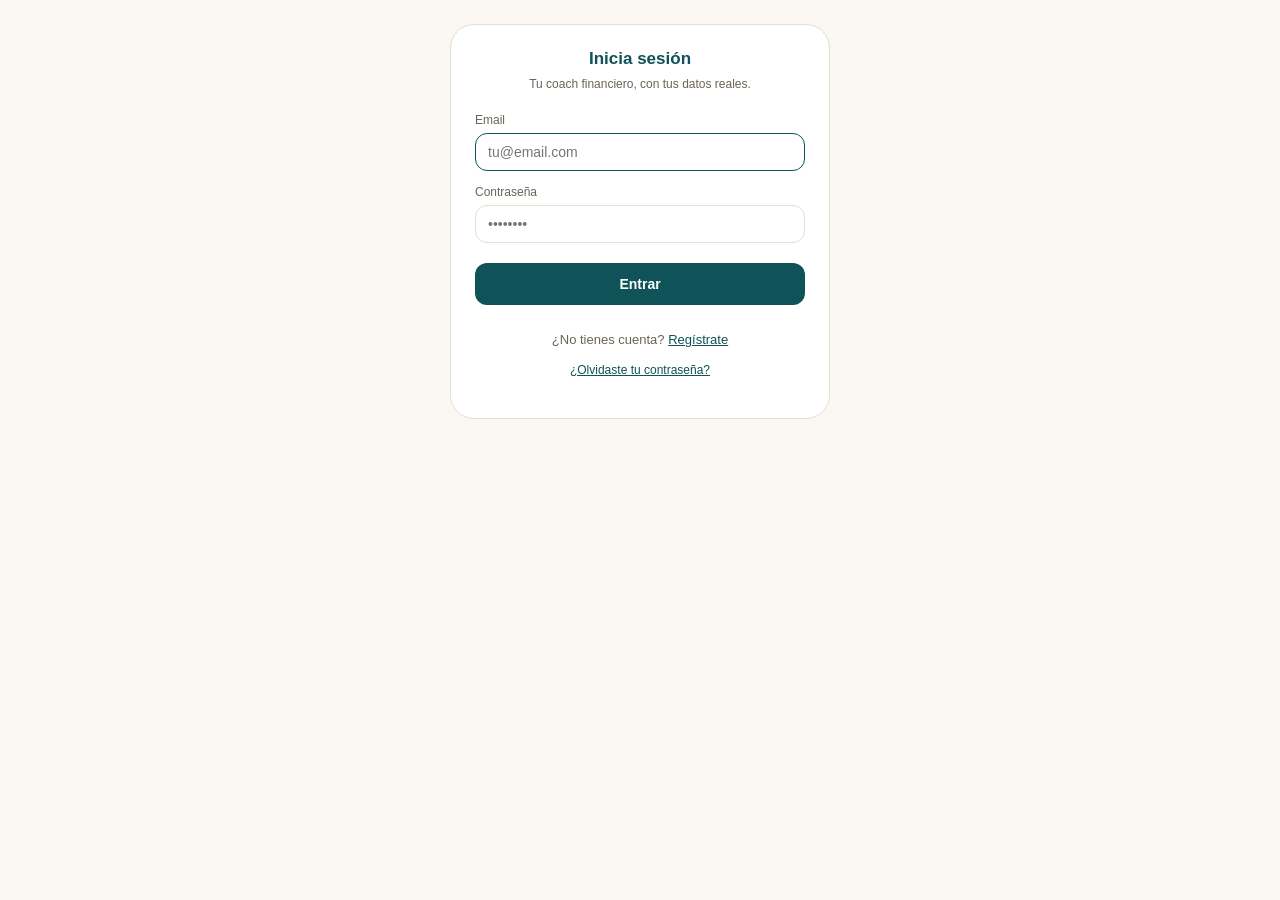
<file: index.html>
<!DOCTYPE html>
<html lang="es">
<head>
<meta charset="UTF-8" />
<meta name="viewport" content="width=device-width, initial-scale=1.0" />
<title>Coach Financiero</title>
<link rel="stylesheet" href="css/styles.css" />
</head>
<body>

<div class="screen">
  <h1 id="formTitle">Inicia sesión</h1>
  <p class="subtitle">Tu coach financiero, con tus datos reales.</p>

  <div class="error-banner" id="errorBanner"></div>

  <label for="email">Email</label>
  <input type="email" id="email" placeholder="tu@email.com" autocomplete="email" autofocus style="margin-bottom:14px;" />

  <label for="password">Contraseña</label>
  <input type="password" id="password" placeholder="••••••••" autocomplete="current-password" style="margin-bottom:20px;" />

  <button class="btn-primary" id="submitBtn" style="width:100%; margin-bottom:14px;">
    Entrar
  </button>

  <p style="text-align:center; font-size:13px; color:var(--text-secondary);">
    <span id="toggleText">¿No tienes cuenta?</span>
    <button class="link-btn" id="toggleModeBtn">Regístrate</button>
  </p>
  <p style="text-align:center; margin-top:8px;" id="forgotWrap">
    <button class="link-btn" id="forgotBtn" style="font-size:12px;">¿Olvidaste tu contraseña?</button>
  </p>
</div>

<script type="module">
  import { supabase } from "./js/supabaseClient.js";

  let mode = "login"; // login | signup

  const formTitle = document.getElementById("formTitle");
  const toggleText = document.getElementById("toggleText");
  const toggleModeBtn = document.getElementById("toggleModeBtn");
  const submitBtn = document.getElementById("submitBtn");
  const errorBanner = document.getElementById("errorBanner");

  function showError(msg, isSuccess = false) {
    errorBanner.textContent = msg;
    errorBanner.style.background = isSuccess ? "var(--success-bg)" : "";
    errorBanner.style.color = isSuccess ? "var(--success-text)" : "";
    errorBanner.classList.add("visible");
  }
  function clearError() {
    errorBanner.classList.remove("visible");
    errorBanner.style.background = "";
    errorBanner.style.color = "";
  }

  toggleModeBtn.addEventListener("click", () => {
    mode = mode === "login" ? "signup" : "login";
    formTitle.textContent = mode === "login" ? "Inicia sesión" : "Crea tu cuenta";
    submitBtn.textContent = mode === "login" ? "Entrar" : "Registrarme";
    toggleText.textContent = mode === "login" ? "¿No tienes cuenta?" : "¿Ya tienes cuenta?";
    toggleModeBtn.textContent = mode === "login" ? "Regístrate" : "Inicia sesión";
    document.getElementById("password").setAttribute("autocomplete", mode === "signup" ? "new-password" : "current-password");
    document.getElementById("forgotWrap").style.display = mode === "login" ? "block" : "none";
    clearError();
  });

  document.getElementById("forgotBtn").addEventListener("click", async () => {
    const email = document.getElementById("email").value.trim();
    if (!email) {
      showError("Escribí tu email arriba primero, y volvé a tocar este link.");
      return;
    }
    const forgotBtn = document.getElementById("forgotBtn");
    forgotBtn.disabled = true;
    const { error } = await supabase.auth.resetPasswordForEmail(email, {
      redirectTo: window.location.origin + "/reset-password.html",
    });
    forgotBtn.disabled = false;
    if (error) {
      showError("No se pudo enviar el correo. Intentá de nuevo.");
      return;
    }
    showError("Si ese email tiene una cuenta, te mandamos un link para restablecer tu contraseña. Revisá tu correo.", true);
  });

  submitBtn.addEventListener("click", handleSubmit);
  document.getElementById("email").addEventListener("keydown", (e) => { if (e.key === "Enter") handleSubmit(); });
  document.getElementById("password").addEventListener("keydown", (e) => { if (e.key === "Enter") handleSubmit(); });

  async function handleSubmit() {
    clearError();
    const email = document.getElementById("email").value.trim();
    const password = document.getElementById("password").value;

    if (!email || !password) {
      showError("Completá email y contraseña.");
      return;
    }
    if (password.length < 6) {
      showError("La contraseña necesita al menos 6 caracteres.");
      return;
    }

    submitBtn.disabled = true;
    submitBtn.textContent = "Un momento…";

    try {
      if (mode === "signup") {
        const { data, error } = await supabase.auth.signUp({ email, password });
        if (error) throw error;
        if (data.session) {
          // La confirmación por correo está desactivada: Supabase ya
          // nos dio una sesión activa, no hace falta pedirle que
          // vuelva a escribir sus datos para iniciar sesión de nuevo.
          window.location.href = "app.html";
          return;
        }
        showError("Cuenta creada. Revisá tu correo para confirmarla antes de entrar.");
      } else {
        const { error } = await supabase.auth.signInWithPassword({ email, password });
        if (error) throw error;
        window.location.href = "app.html";
        return;
      }
    } catch (err) {
      showError(traducirError(err.message));
    } finally {
      submitBtn.disabled = false;
      submitBtn.textContent = mode === "login" ? "Entrar" : "Registrarme";
    }
  }

  function traducirError(msg) {
    if (msg.includes("Invalid login credentials")) {
      return mode === "login"
        ? "Email o contraseña incorrectos. Si es tu primera vez acá, toca \"Regístrate\" abajo."
        : "Email o contraseña incorrectos.";
    }
    if (msg.includes("User already registered")) return "Ese email ya tiene una cuenta. Inicia sesión.";
    if (msg.includes("Email not confirmed")) return "Confirmá tu correo antes de entrar — revisá tu bandeja de entrada.";
    return "No se pudo completar la acción. Intentá de nuevo.";
  }

  // Si ya hay sesión activa, saltar directo a la app
  supabase.auth.getSession().then(({ data }) => {
    if (data.session) window.location.href = "app.html";
  });
</script>

</body>
</html>
</file>
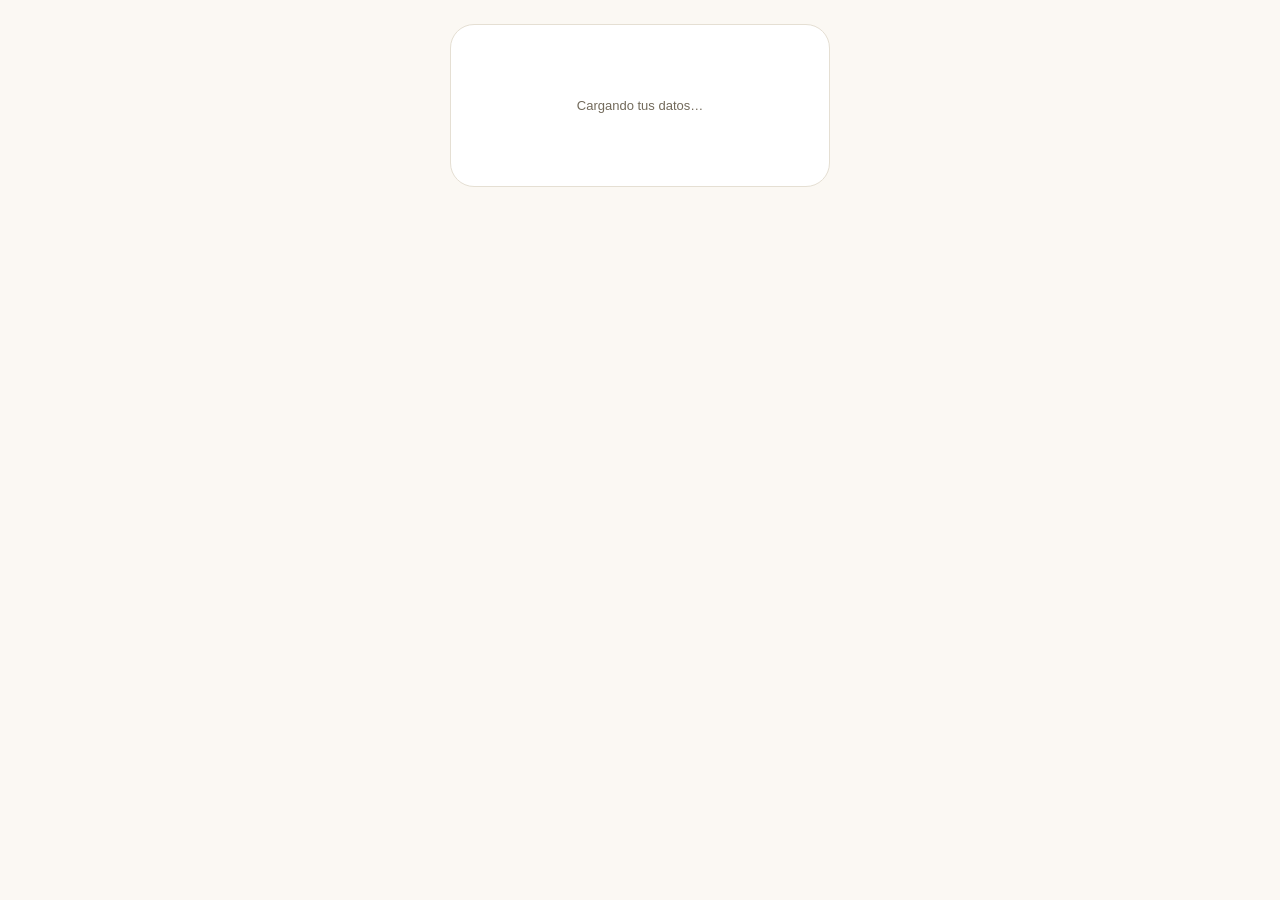
<file: app.html>
<!DOCTYPE html>
<html lang="es">
<head>
<meta charset="UTF-8" />
<meta name="viewport" content="width=device-width, initial-scale=1.0" />
<title>Coach Financiero</title>
<link rel="stylesheet" href="css/styles.css" />
<style>
  .icon-action { min-width:44px; min-height:44px; display:inline-flex; align-items:center; justify-content:center; }
  .status-dot { width:8px; height:8px; border-radius:50%; display:inline-block; margin-right:6px; }
  .metric-help { background:none; border:none; color:var(--text-muted); padding:0 4px; min-height:24px; cursor:pointer; }
  .alert-row { display:flex; gap:9px; align-items:flex-start; padding:9px 0; border-bottom:0.5px solid var(--border); }
  .alert-row:last-child { border-bottom:none; }

  .modal-overlay[role="dialog"]:not(.visible){display:none;}
  .type-option:focus-visible,.cat-option:focus-visible{outline:3px solid var(--teal-light);outline-offset:2px;}
  button:disabled{opacity:.58;cursor:not-allowed;}
</style>
</head>
<body>

<div id="root">
  <div class="screen" style="text-align:center; padding:60px 24px;">
    <p style="font-size:13px; color:var(--text-muted);">Cargando tus datos…</p>
  </div>
</div>

<script type="module">
import { supabase } from "./js/supabaseClient.js";

const APP_BUILD = "financial-core-v5.2-clarity-consistency-2026-08-03";
window.__APP_BUILD__ = APP_BUILD;
console.info(`[Coach Financiero] build ${APP_BUILD}`);

const CATEGORY_ICONS = {
  Comida: "🍽️", Transporte: "🚌", Vivienda: "🏠", Salud: "💊",
  Ocio: "🎮", Educación: "🎓", Ropa: "👕", Otro: "•",
};

const DEBT_TYPES = [
  { value: "tarjeta_credito", label: "Tarjeta de crédito", icon: "💳" },
  { value: "prestamo_personal", label: "Préstamo personal", icon: "🏦" },
  { value: "prestamista", label: "Prestamista", icon: "🤝" },
  { value: "financiamiento_vehiculo", label: "Financiamiento de vehículo", icon: "🚗" },
  { value: "financiamiento_electrodomestico", label: "Financiamiento de electrodoméstico", icon: "🧊" },
  { value: "hipoteca", label: "Hipoteca", icon: "🏠" },
  { value: "otro", label: "Otro", icon: "📄" },
];

let user = null;
let categories = [];
let state = {
  account: null, accounts: [], profile: null, goals: [], fixed: [], debts: [],
  transactions: [], analysisTransactions: [], budgets: [], goalContributions: [], debtPayments: [],
  fixedPayments: [], purchaseDecisions: [], reconciliations: [], optionalErrors: [], analysis: null,
};
let tab = "inicio";

const root = document.getElementById("root");
let activeConfirmation = null;
let categorySelectionMode = "auto";
let pendingCoachOfficialAnalysis = null;
let movementViewFilter = null;

// Utilidades de fecha, estado y vínculos de auditoría.
function localISODate(date = new Date()) {
  const y = date.getFullYear();
  const m = String(date.getMonth() + 1).padStart(2, "0");
  const d = String(date.getDate()).padStart(2, "0");
  return `${y}-${m}-${d}`;
}

function isTransferTransaction(tx) {
  return ["transfer", "loan_proceeds", "adjustment", "reversal"].includes(String(tx?.transaction_type || "")) ||
    ["goal_contribution", "debt_payment", "debt_payment_reversal", "account_reconciliation", "loan_proceeds", "legacy_transfer", "legacy_reversal"].includes(String(tx?.source_type || ""));
}

function isFixedPaymentTransaction(tx) {
  return String(tx?.source_type || "") === "fixed_expense" ||
    String(tx?.source_type || "") === "fixed_expense_legacy" || Boolean(tx?.fixed_template_id);
}

function linkedTransactionIds() {
  return new Set([
    ...(state.goalContributions || []).map(x => x.transaction_id),
    ...(state.debtPayments || []).flatMap(x => [x.transaction_id, x.reversal_transaction_id]),
  ].filter(Boolean));
}

function isLinkedTransaction(tx) {
  if (!tx) return false;
  return linkedTransactionIds().has(tx.id) || tx.source_type !== "manual";
}

function safeStorageGet(key) {
  if (!key) return null;
  try { return window.localStorage?.getItem(key) ?? null; } catch { return null; }
}

function safeStorageSet(key, value) {
  if (!key) return false;
  try { window.localStorage?.setItem(key, value); return true; } catch { return false; }
}

function onboardingStorageKey() {
  return user?.id ? `coach-financiero:onboarding:${user.id}` : null;
}

function onboardingIsComplete() {
  const key = onboardingStorageKey();
  const locallyCompleted = safeStorageGet(key) === "1";
  const hasUsage = state.goals.length > 0 || state.fixed.length > 0 || state.transactions.length > 0 ||
    state.debts.length > 0 || state.budgets.length > 0;
  return state.profile?.onboarding_completed === true || locallyCompleted || hasUsage;
}

async function markOnboardingComplete() {
  const key = onboardingStorageKey();
  safeStorageSet(key, "1");
  // Compatible con proyectos que todavía no tienen la columna.
  const { error } = await supabase.from("profiles").update({ onboarding_completed: true }).eq("id", user.id);
  if (error && !String(error.message || "").toLowerCase().includes("onboarding_completed")) {
    console.warn("No se pudo marcar onboarding_completed", error);
  }
}

async function deleteLocal(table, id, stateKey) {
  if (table === "transactions") {
    const tx = state.transactions.find(x => x.id === id);
    if (isLinkedTransaction(tx)) {
      showToast("Este movimiento está vinculado a una meta o deuda y no se puede borrar directamente.", true);
      return false;
    }
  }

  const { error } = await supabase.from(table).delete().eq("id", id);
  if (error) {
    showToast("No se pudo borrar. Tus datos no fueron modificados.", true);
    return false;
  }

  await loadState();
  renderApp();
  return true;
}

function money(n) {
  const num = Number(n) || 0;
  const hasCents = Math.abs(num - Math.round(num)) > 0.004;
  return "RD$" + num.toLocaleString("es-DO", {
    minimumFractionDigits: hasCents ? 2 : 0,
    maximumFractionDigits: hasCents ? 2 : 0,
  });
}

function dateOnly(value) {
  if (!value) return null;
  if (value instanceof Date) {
    if (Number.isNaN(value.getTime())) return null;
    return new Date(value.getFullYear(), value.getMonth(), value.getDate(), 12, 0, 0, 0);
  }
  const text = String(value);
  const civil = text.match(/^(\d{4})-(\d{2})-(\d{2})(?:$|T)/);
  if (civil) {
    const d = new Date(Number(civil[1]), Number(civil[2]) - 1, Number(civil[3]), 12, 0, 0, 0);
    return Number.isNaN(d.getTime()) ? null : d;
  }
  const d = new Date(text);
  return Number.isNaN(d.getTime()) ? null : new Date(d.getFullYear(), d.getMonth(), d.getDate(), 12, 0, 0, 0);
}

function civilCompare(a, b) {
  const da = dateOnly(a), db = dateOnly(b);
  if (!da || !db) return null;
  return Math.sign(da.getTime() - db.getTime());
}

function sameCivilMonth(value, reference = new Date()) {
  const d = dateOnly(value), r = dateOnly(reference);
  return Boolean(d && r && d.getFullYear() === r.getFullYear() && d.getMonth() === r.getMonth());
}

function sameCivilDay(value, reference = new Date()) {
  const d = dateOnly(value), r = dateOnly(reference);
  return Boolean(d && r && d.getFullYear() === r.getFullYear() && d.getMonth() === r.getMonth() && d.getDate() === r.getDate());
}

function civilDaysBetween(from, to) {
  const a = dateOnly(from), b = dateOnly(to);
  if (!a || !b) return null;
  return Math.round((b.getTime() - a.getTime()) / 86400000);
}

function transactionEconomicDate(tx) {
  return dateOnly(tx?.occurred_at || tx?.created_at);
}

function isOrdinaryIncome(tx) {
  return Number(tx?.amount) > 0 && String(tx?.transaction_type || "") === "income" && String(tx?.source_type || "") === "manual";
}

function isOrdinaryExpense(tx) {
  return Number(tx?.amount) < 0 && String(tx?.transaction_type || "") === "expense" && ["manual", "fixed_expense", "fixed_expense_legacy"].includes(String(tx?.source_type || "manual"));
}


function fixedPaymentForTransaction(tx, payments = state.fixedPayments || []) {
  if (!tx?.id) return null;
  return payments.find(p => p.transaction_id === tx.id) || null;
}

function isVoidedFixedTransaction(tx, payments = state.fixedPayments || []) {
  if (String(tx?.source_type || "") !== "fixed_expense") return false;
  const payment = fixedPaymentForTransaction(tx, payments);
  return Boolean(payment && (payment.status || "active") === "voided");
}

function isCountableExpense(tx, payments = state.fixedPayments || []) {
  return isOrdinaryExpense(tx) && !isVoidedFixedTransaction(tx, payments);
}

function createClientRequestId() {
  return globalThis.crypto?.randomUUID?.() || `${Date.now()}-${Math.random().toString(16).slice(2)}`;
}

function safeErrorMessage(error, fallback = "No se pudo completar la operación.") {
  const msg = String(error?.message || error || "");
  if (msg.includes("duplicate_transaction")) return "Ya existe un movimiento igual en esa fecha.";
  if (msg.includes("fixed_payment_duplicate")) return "Ese gasto fijo ya tiene un pago registrado para el período.";
  return msg && !/mock rpc/i.test(msg) ? msg : fallback;
}

function showInlineError(element, message) {
  if (!element) { showToast(message, true); return; }
  element.textContent = String(message || "Revisa los datos.");
  element.classList.add("visible");
}

function categoryById(categoryId) {
  return categories.find(c => c.id === categoryId) || null;
}

function accountIsSpendable(account) {
  return account?.available_for_spending !== false;
}

function allAccounts() {
  return state.accounts?.length ? state.accounts : (state.account ? [state.account] : []);
}

function spendableAccounts() {
  return allAccounts().filter(accountIsSpendable);
}

function totalAccountBalance() {
  return allAccounts().reduce((sum, account) => sum + Number(account.computed_balance ?? account.initial_balance ?? 0), 0);
}

function spendableAccountBalance() {
  return spendableAccounts().reduce((sum, account) => sum + Number(account.computed_balance ?? account.initial_balance ?? 0), 0);
}

function reservedAccountBalance() {
  return totalAccountBalance() - spendableAccountBalance();
}

function accountTypeLabel(type) {
  return type === "cash" ? "Efectivo" : type === "savings" ? "Ahorro" : "Banco";
}

function normalizeGoalPriority(priority) {
  return priority === "critical" ? "critical" : priority === "optional" ? "optional" : "important";
}

function latestMovementDate() {
  const values = (state.transactions || []).map(t => t.updated_at || t.occurred_at || t.created_at)
    .filter(Boolean).map(v => new Date(v)).filter(d => !Number.isNaN(d.getTime()));
  return values.length ? new Date(Math.max(...values.map(d => d.getTime()))) : null;
}

function latestReconciliationDate() {
  const values = [
    ...allAccounts().map(a => a.balance_reconciled_at),
    ...(state.reconciliations || []).map(r => r.created_at),
  ].filter(Boolean).map(v => new Date(v)).filter(d => !Number.isNaN(d.getTime()));
  return values.length ? new Date(Math.max(...values.map(d => d.getTime()))) : null;
}

function fixedPaymentForTemplateThisMonth(templateId, asOf = new Date()) {
  return (state.fixedPayments || []).find(p => p.fixed_template_id === templateId &&
    (p.status || "active") === "active" && sameCivilMonth(p.period_key || p.paid_on, asOf)) || null;
}

function fixedDueStatus(fixed, asOf = new Date()) {
  const dueDay = Number(fixed?.due_day) || null;
  if (!dueDay) return { dueDay: null, dueDate: null, overdue: false, dueToday: false, days: null, label: "Sin fecha de vencimiento" };
  const dueDate = dateForMonthDay(asOf.getFullYear(), asOf.getMonth(), dueDay);
  const today = dateOnly(asOf);
  const cmp = civilCompare(dueDate, today);
  const distance = Math.abs(civilDaysBetween(dueDate, today));
  if (cmp < 0) return { dueDay, dueDate, overdue: true, dueToday: false, days: distance, label: `Atrasado ${distance} día${distance === 1 ? "" : "s"}` };
  if (cmp === 0) return { dueDay, dueDate, overdue: false, dueToday: true, days: 0, label: "Vence hoy" };
  return { dueDay, dueDate, overdue: false, dueToday: false, days: distance, label: `Vence en ${distance} día${distance === 1 ? "" : "s"}` };
}


function activeBudgets(reference = new Date()) {
  const today = dateOnly(reference);
  return (state.budgets || []).filter(b => {
    const from = dateOnly(b.effective_from);
    const to = dateOnly(b.effective_to);
    return (!from || from <= today) && (!to || to > today);
  });
}

function budgetPlanningSummary() {
  const analysis = state.analysis;
  const income = Number(analysis?.cashFlow?.monthlyIncome) || 0;
  const declaredIncome = Number(analysis?.cashFlow?.declaredMonthlyIncome) || income;
  const fixed = Number(analysis?.cashFlow?.fixedPlan) || Number(analysis?.cashFlow?.fixedExpenses) || 0;
  const debtCommitment = Number(analysis?.cashFlow?.debtPlan) || Number(analysis?.debts?.monthlyCommitment) || 0;
  const goalCommitment = Number(analysis?.cashFlow?.goalPlan) || Number(analysis?.goals?.totalMonthlyPace) || 0;
  const variableSpent = Number(analysis?.cashFlow?.variableExpenses) || 0;
  const monthlyVariableCapacity = Math.round(income - fixed - debtCommitment - goalCommitment);
  const remainingVariableCapacity = Math.round(monthlyVariableCapacity - variableSpent);
  const allocated = Math.round(activeBudgets().reduce((sum, b) => sum + Number(b.amount || 0), 0));
  const capacityNegative = monthlyVariableCapacity < 0;
  const overallocatedAmount = Math.max(0, allocated - Math.max(0, monthlyVariableCapacity));
  const overallocated = overallocatedAmount > 0;
  return {
    income, declaredIncome, fixed, debtCommitment, goalCommitment, variableSpent,
    capacity: monthlyVariableCapacity,
    monthlyCapacity: monthlyVariableCapacity,
    monthlyVariableCapacity,
    remainingCapacity: remainingVariableCapacity,
    remainingVariableCapacity,
    capacityNegative,
    allocated,
    unassigned: Math.round(monthlyVariableCapacity - allocated),
    overallocated,
    overallocatedAmount,
  };
}

function budgetStatusList() {
  return activeBudgets().map(budget => {
    const category = categoryById(budget.category_id);
    const limit = Number(budget.amount) || 0;
    // spending.byCategory contiene solo gastos variables en v5.2.
    const spent = Number(state.analysis?.spending?.byCategory?.[budget.category_id]) || 0;
    const remaining = limit - spent;
    const ratio = limit > 0 ? spent / limit : 0;
    let status = "within";
    let label = "Dentro del plan";
    if (spent > limit) { status = "exceeded"; label = "Excedido"; }
    else if (spent === limit && limit > 0) { status = "reached"; label = "Límite alcanzado"; }
    else if (ratio >= 0.8) { status = "near"; label = "Cerca del límite"; }
    return { budget, category, limit, spent, remaining, ratio, status, label };
  });
}

function latestFinancialUpdate() {
  const values = [latestMovementDate(), latestReconciliationDate()].filter(Boolean);
  return values.length ? new Date(Math.max(...values.map(d => d.getTime()))) : null;
}

function dataQualityAssessment() {
  let earned = 0;
  let possible = 100;
  const issues = [];
  const blockers = [];
  const profile = state.profile || {};
  const reconciliation = latestReconciliationDate();
  const movement = latestMovementDate();

  if (allAccounts().length) earned += 20;
  else { issues.push("Falta registrar una cuenta y confirmar su saldo actual."); blockers.push("No hay una cuenta confirmada."); }

  if (reconciliation) earned += 10;
  else { issues.push("Confirma o concilia el saldo actual de tus cuentas."); blockers.push("El saldo no ha sido conciliado."); }

  if (Number(state.analysis?.cashFlow?.monthlyIncome) > 0 || Number(state.analysis?.cashFlow?.incomeReceived) > 0) earned += 20;
  else { issues.push("Falta confirmar tu ingreso o registrar lo recibido este mes."); blockers.push("No hay ingreso confirmado."); }

  if (profile.pay_frequency === "irregular" || profile.pay_day_1 || profile.pay_weekday != null) earned += 5;
  else issues.push("No has indicado cuándo esperas tu próximo cobro.");

  if (profile.fixed_expenses_confirmed === true) earned += 10;
  else { issues.push("Confirma tus gastos fijos, incluso si no tienes ninguno."); blockers.push("Los gastos fijos no están confirmados."); }

  if (profile.debts_confirmed === true) earned += 10;
  else { issues.push("Confirma tus deudas, incluso si no tienes ninguna."); blockers.push("Las deudas no están confirmadas."); }

  const uncategorized = Number(state.analysis?.spending?.uncategorized) || 0;
  if ((state.transactions || []).length > 0 && uncategorized <= 0) earned += 10;
  else if (uncategorized > 0) issues.push(`Hay ${money(uncategorized)} en gastos sin categoría.`);
  else issues.push("Aún no hay suficientes movimientos para validar la clasificación.");

  const incompleteDebts = (state.debts || []).filter(d => isDebtActive(d) && d.setup_state === "incomplete");
  if (profile.debts_confirmed && !incompleteDebts.length) earned += 5;
  else if (incompleteDebts.length) { issues.push(`${incompleteDebts.length} deuda(s) tienen datos por confirmar.`); blockers.push("Hay deudas con condiciones por confirmar."); }

  const updated = latestFinancialUpdate();
  const ageDays = updated ? Math.max(0, Math.floor((Date.now() - updated.getTime()) / 86400000)) : null;
  const reconcileAgeDays = reconciliation ? Math.max(0, Math.floor((Date.now() - reconciliation.getTime()) / 86400000)) : null;
  if (reconcileAgeDays != null && reconcileAgeDays <= 14) earned += 5;
  else if (reconcileAgeDays == null) issues.push("Aún no hay una conciliación de saldo registrada.");
  else { issues.push(`La última conciliación fue hace ${reconcileAgeDays} días.`); if (reconcileAgeDays > 30) blockers.push("El saldo lleva más de 30 días sin conciliarse."); }

  const plan = budgetPlanningSummary();
  if (plan.capacityNegative) issues.push(`Tu plan mensual tiene un déficit de ${money(Math.abs(plan.capacity))} antes de presupuestar categorías.`);
  else if (plan.overallocated) issues.push(`Tus presupuestos superan tu capacidad mensual por ${money(plan.overallocatedAmount)}.`);
  else if ((state.budgets || []).length > 0) earned += 5;
  else possible -= 5;

  const score = Math.max(0, Math.min(100, Math.round((earned / Math.max(1, possible)) * 100)));
  const label = score >= 80 ? "Alta" : score >= 55 ? "Media" : "Baja";
  return {
    score, label, issues, blockers: [...new Set(blockers)],
    decisionReady: blockers.length === 0,
    updatedAt: updated, lastMovementAt: movement, lastReconciledAt: reconciliation,
    ageDays, reconcileAgeDays, earned, possible,
  };
}

function buildUserAlerts() {
  const alerts = [];
  const today = dateOnly(new Date());
  const analysis = state.analysis;
  const freeToday = Number(analysis?.liquidity?.freeCashToday) || 0;
  const commitments = Number(analysis?.liquidity?.plannedCommitments) || 0;
  const spendable = Number(analysis?.liquidity?.balanceToday) || 0;
  if (freeToday < 0) alerts.push({
    level: "urgent", icon: "🔴",
    text: commitments > 0
      ? `Te faltan ${money(Math.abs(freeToday))} para cubrir ${money(commitments)} en compromisos pendientes con ${money(spendable)} disponibles hoy.`
      : `Tu saldo disponible está en ${money(spendable)}. Necesitas ${money(Math.abs(freeToday))} para volver a cero.`,
    action: commitments > 0 ? "commitments" : "accounts", tab: "inicio",
  });

  (state.fixed || []).forEach(f => {
    if (fixedPaymentForTemplateThisMonth(f.id, today)) return;
    const due = fixedDueStatus(f, today);
    if (due.overdue) alerts.push({ level:"urgent", icon:"⏰", text:`“${f.name}” está atrasado por ${due.days} día${due.days===1?"":"s"}.`, tab:"fijos" });
    else if (due.dueToday) alerts.push({ level:"important", icon:"⏰", text:`“${f.name}” vence hoy.`, tab:"fijos" });
  });

  (state.debts || []).filter(isDebtActive).forEach(d => {
    const due = dateOnly(d.next_due_date);
    if (due && due < today) {
      const days = Math.max(1, civilDaysBetween(due, today));
      alerts.push({ level: "urgent", icon: "⏰", text: `“${d.name}” está atrasada por ${days} día${days === 1 ? "" : "s"}.`, tab: "deudas" });
    }
  });

  budgetStatusList().forEach(s => {
    if (s.status === "exceeded") alerts.push({ level: "important", icon: "📊", text: `${s.category?.name || "Una categoría"} está excedida por ${money(Math.abs(s.remaining))}.`, tab: "presup" });
    else if (s.status === "near") alerts.push({ level: "info", icon: "🟡", text: `${s.category?.name || "Una categoría"} está al ${Math.floor(s.ratio * 100)}% de su límite.`, tab: "presup" });
  });

  const uncategorized = Number(analysis?.spending?.uncategorized) || 0;
  if (uncategorized > 0) alerts.push({ level: "important", icon: "🏷️", text: `Clasifica ${money(uncategorized)} en gastos para mejorar tus presupuestos.`, action:"uncategorized", tab: "gastos" });
  const plan = budgetPlanningSummary();
  if (plan.capacityNegative) alerts.push({ level: "urgent", icon: "⚠️", text: `Tu plan mensual proyecta un déficit de ${money(Math.abs(plan.capacity))}.`, tab: "presup" });
  else if (plan.overallocated) alerts.push({ level: "important", icon: "⚠️", text: `Has distribuido ${money(plan.overallocatedAmount)} más de tu capacidad mensual.`, tab: "presup" });
  return alerts.slice(0, 8);
}

function inferCategoryId(itemName) {
  const text = String(itemName || "").toLowerCase();
  const rules = [
    ["Comida", /comida|almuerzo|cena|desayuno|pizza|restaurante|supermercado|mercado|bebida/],
    ["Transporte", /gasolina|combustible|uber|taxi|pasaje|transporte|motor|moto|veh[ií]culo/],
    ["Vivienda", /casa|alquiler|mueble|electrodom[eé]stico|nevera|estufa|hogar/],
    ["Salud", /medicina|m[eé]dico|consulta|farmacia|salud/],
    ["Ocio", /juego|cine|fiesta|concierto|ocio|viaje|vacaciones/],
    ["Educación", /curso|libro|universidad|colegio|clase|educaci[oó]n/],
    ["Ropa", /tenis|zapatos|camisa|pantal[oó]n|ropa|gorra/],
  ];
  for (const [name, pattern] of rules) {
    if (pattern.test(text)) return categories.find(c => c.name === name)?.id || null;
  }
  return null;
}

function budgetImpactForPurchase(amount, categoryId) {
  if (!categoryId) return null;
  const budget = activeBudgets().find(b => b.category_id === categoryId);
  const category = categoryById(categoryId);
  if (!budget) return { categoryId, categoryName: category?.name || "Categoría", hasBudget: false };
  const spentBefore = Number(state.analysis?.spending?.byCategory?.[categoryId]) || 0;
  const limit = Number(budget.amount) || 0;
  const spentAfter = spentBefore + Math.max(0, Number(amount) || 0);
  return {
    categoryId,
    categoryName: category?.name || "Categoría",
    hasBudget: true,
    limit,
    spentBefore,
    spentAfter,
    remainingBefore: limit - spentBefore,
    remainingAfter: limit - spentAfter,
    exceededAfter: spentAfter > limit,
    reachedAfter: spentAfter === limit,
  };
}

function formatUpdateTime(value) {
  if (!value) return "Sin actividad registrada";
  return value.toLocaleString("es-DO", { day: "numeric", month: "short", hour: "numeric", minute: "2-digit" });
}

// Escapa texto escrito por el usuario antes de insertarlo en HTML.
// Sin esto, un nombre como: Tarjeta "Popular"  rompe los campos de
// edición, y cualquier símbolo < o & puede romper el renderizado.
function esc(str) {
  if (str == null) return "";
  return String(str)
    .replace(/&/g, "&amp;")
    .replace(/</g, "&lt;")
    .replace(/>/g, "&gt;")
    .replace(/"/g, "&quot;")
    .replace(/'/g, "&#39;");
}

// Aviso breve arriba de la pantalla, para confirmar que algo se guardó
// (antes, editar no daba ninguna señal de que había funcionado).
function showToast(msg, isError = false) {
  let toast = document.getElementById("toastMsg");
  if (!toast) {
    toast = document.createElement("div");
    toast.id = "toastMsg";
    toast.setAttribute("role", isError ? "alert" : "status");
    toast.setAttribute("aria-live", "polite");
    toast.style.cssText = "position:fixed; top:20px; left:50%; transform:translateX(-50%); color:white; padding:10px 18px; border-radius:20px; font-size:13px; z-index:1200; box-shadow:0 4px 14px rgba(0,0,0,0.18); opacity:0; transition:opacity 0.25s, background 0.15s; pointer-events:none; max-width:calc(100vw - 32px);";
    document.body.appendChild(toast);
  }
  toast.setAttribute("role", isError ? "alert" : "status");
  toast.style.background = isError ? "var(--danger-text)" : "var(--teal)";
  toast.textContent = msg;
  toast.style.opacity = "1";
  clearTimeout(toast._t);
  toast._t = setTimeout(() => { toast.style.opacity = "0"; }, isError ? 3200 : 1800);
}

function showUndoToast(message, onUndo) {
  let toast = document.getElementById("undoToast");
  if (toast) toast.remove();
  toast = document.createElement("div");
  toast.id = "undoToast";
  toast.style.cssText = "position:fixed;left:16px;right:16px;bottom:82px;background:var(--text);color:white;padding:11px 12px;border-radius:12px;z-index:1000;display:flex;align-items:center;justify-content:space-between;gap:12px;box-shadow:0 6px 20px rgba(0,0,0,.22);";
  toast.innerHTML = `<span style="font-size:12px;">${esc(message)}</span><button id="undoToastBtn" style="background:none;color:white;font-size:12px;font-weight:600;text-decoration:underline;min-height:32px;">Deshacer</button>`;
  document.body.appendChild(toast);
  let active = true;
  const timer = setTimeout(() => { active = false; toast.remove(); }, 6500);
  document.getElementById("undoToastBtn").addEventListener("click", async () => {
    if (!active) return;
    active = false; clearTimeout(timer);
    const btn = document.getElementById("undoToastBtn"); if (btn) { btn.disabled = true; btn.textContent = "Deshaciendo…"; }
    try { await onUndo(); } finally { toast.remove(); }
  });
}

// Reemplaza el confirm() nativo del navegador (feo, fuera de estilo)
// por un modal propio, coherente con el resto de la app.
function confirmAction(message, confirmLabel = "Sí, continuar", danger = true) {
  return new Promise(resolve => {
    const modal = document.getElementById("confirmModal");
    if (!modal) { resolve(false); return; }
    if (activeConfirmation?.resolve) activeConfirmation.resolve(false);
    let settled = false;
    const finish = value => {
      if (settled) return;
      settled = true;
      modal.onclick = null;
      modal.classList.remove("visible");
      modal.innerHTML = "";
      if (activeConfirmation?.modal === modal) activeConfirmation = null;
      resolve(Boolean(value));
    };
    activeConfirmation = { resolve: finish, modal };
    modal.classList.add("visible");
    modal.setAttribute("role", "dialog");
    modal.setAttribute("aria-modal", "true");
    modal.innerHTML = `
      <div class="modal-box" role="document" style="text-align:center;">
        <p style="font-size:14px; margin:0 0 20px; line-height:1.5;">${esc(message).replace(/\n/g, "<br>")}</p>
        <div class="btn-row">
          <button class="btn-secondary" id="confirmNo">Cancelar</button>
          <button class="btn-primary" id="confirmYes" style="background:${danger ? "var(--danger-text)" : "var(--teal)"};">${esc(confirmLabel)}</button>
        </div>
      </div>`;
    document.getElementById("confirmNo")?.addEventListener("click", () => finish(false));
    document.getElementById("confirmYes")?.addEventListener("click", () => finish(true));
    modal.onclick = event => { if (event.target === modal) finish(false); };
    setTimeout(() => document.getElementById("confirmNo")?.focus(), 0);
  });
}

// ---------------------------------------------------------------
// CARGA INICIAL
// ---------------------------------------------------------------
async function init() {
  try {
    const { data: { session } } = await supabase.auth.getSession();
    if (!session) { window.location.href = "index.html"; return; }
    user = session.user;

    const { data: cats, error: categoriesError } = await supabase.from("categories").select("*").order("name");
    if (categoriesError) throw categoriesError;
    categories = cats || [];

    await loadState();
    render();
  } catch (e) {
    console.error("[Coach Financiero] error de carga", e);
    root.innerHTML = `
      <div class="screen" style="text-align:center; padding:50px 24px;">
        <div class="icon-circle" style="background:var(--danger-bg); margin:0 auto 14px;">⚠️</div>
        <p style="font-size:14px; margin:0 0 8px;">No pudimos cargar tus datos</p>
        <p style="font-size:12px; color:var(--text-muted); margin:0 0 20px; line-height:1.5;">Revisa tu conexión a internet e intenta de nuevo.</p>
        <button class="btn-primary" style="width:100%;" onclick="window.location.reload()">Reintentar</button>
      </div>
    `;
  }
}

async function loadState() {
  const now = new Date();
  const monthStart = `${now.getFullYear()}-${String(now.getMonth() + 1).padStart(2,"0")}-01`;
  const historyStart = `${now.getFullYear() - 1}-${String(now.getMonth() + 1).padStart(2,"0")}-01`;

  const essentialQueries = [
    supabase.from("accounts").select("*").order("created_at"),
    supabase.from("profiles").select("*").eq("id", user.id).maybeSingle ? supabase.from("profiles").select("*").eq("id", user.id).maybeSingle() : supabase.from("profiles").select("*").eq("id", user.id).single(),
    supabase.from("goals").select("*").order("created_at"),
    supabase.from("recurring_expense_templates").select("*, categories(name)").eq("active", true).order("created_at"),
    supabase.from("debts").select("*").order("created_at"),
    supabase.from("transactions").select("*, categories(name)").order("occurred_at", { ascending: false }).limit(300),
    supabase.from("transactions").select("*, categories(name)").gte("occurred_at", monthStart).order("occurred_at", { ascending: false }),
    supabase.from("budgets").select("*, categories(name)").order("effective_from", { ascending: false }),
  ];
  const essential = await Promise.all(essentialQueries);
  const essentialError = essential.find(r => r?.error)?.error;
  if (essentialError) throw essentialError;

  const optionalSpecs = [
    ["goalContributions", supabase.from("goal_contributions").select("id, goal_id, transaction_id, amount, amount_after, created_at").gte("created_at", historyStart)],
    ["debtPayments", supabase.from("debt_payments").select("id, debt_id, transaction_id, reversal_transaction_id, amount, balance_before, balance_after, principal_component, interest_component, fee_component, payment_number, paid_at, paid_on, status, voided_at, installments_completed, payment_action, allocation_method, breakdown_confirmed, note, corrects_payment_id, corrected_by_payment_id").gte("paid_on", historyStart)],
    ["fixedPayments", supabase.from("fixed_expense_payments").select("*").gte("period_key", historyStart)],
    ["purchaseDecisions", supabase.from("purchase_decisions").select("*").order("created_at", { ascending: false }).limit(100)],
    ["reconciliations", supabase.from("account_reconciliations").select("*").order("created_at", { ascending: false }).limit(20)],
  ];
  const optionalResults = await Promise.all(optionalSpecs.map(async ([key, query]) => {
    try { const result = await query; return { key, ...result }; }
    catch (error) { return { key, data: [], error }; }
  }));
  const optional = Object.fromEntries(optionalResults.map(r => [r.key, r.error ? [] : (r.data || [])]));
  const optionalErrors = optionalResults.filter(r => r.error).map(r => ({ key: r.key, message: r.error?.message || String(r.error) }));

  const [accountsResult, profileResult, goalsResult, fixedResult, debtsResult, transactionsResult, monthTransactionsResult, budgetsResult] = essential;
  const accounts = accountsResult.data || [];
  state = {
    account: accounts[0] || null,
    accounts,
    profile: profileResult.data || null,
    goals: goalsResult.data || [],
    fixed: fixedResult.data || [],
    debts: debtsResult.data || [],
    transactions: transactionsResult.data || [],
    analysisTransactions: monthTransactionsResult.data || [],
    budgets: budgetsResult.data || [],
    goalContributions: optional.goalContributions,
    debtPayments: optional.debtPayments,
    fixedPayments: optional.fixedPayments,
    purchaseDecisions: optional.purchaseDecisions,
    reconciliations: optional.reconciliations,
    optionalErrors,
  };
  computeAnalysis();
}

// Ritmo REAL necesario para cumplir la meta: usa lo que falta ahorrar
// y los meses que quedan de verdad (no el plan original completo),
// para no subestimar ni sobreestimar el riesgo si el usuario va
// adelantado o atrasado respecto a su plan inicial.
function goalMonthlyPace(g, asOf = state.analysis?.generatedAt || new Date()) {
  if (!g || !g.target_months) return 0;
  const started = dateOnly(g.plan_started_at || g.created_at) || new Date(asOf);
  const now = dateOnly(asOf) || new Date();
  const elapsedMonths = (now.getFullYear() - started.getFullYear()) * 12 + (now.getMonth() - started.getMonth());
  const remainingMonths = Math.max(1, Number(g.target_months) - elapsedMonths);
  const remainingAmount = Math.max(0, Number(g.target_amount) - Number(g.current_amount));
  return remainingAmount / remainingMonths;
}

// Suma el ritmo mensual necesario de TODAS las metas activas — porque
// todas compiten por el mismo disponible, no alcanza con mirar una sola.
// P2: Cálculo correcto de cuota con interés (fórmula PMT estándar).
// PMT = P × i × (1+i)^n / ((1+i)^n − 1)
// Sin tasa de interés, degrada a simple división.
function calcPMT(principal, annualRatePct, periods) {
  if (!annualRatePct || annualRatePct <= 0 || !periods) return principal / periods;
  const i = annualRatePct / 100 / 12;
  return principal * i * Math.pow(1 + i, periods) / (Math.pow(1 + i, periods) - 1);
}

const DEBT_PLAN_TYPES = [
  { value: "amortized", label: "Préstamo con cuotas sobre saldo" },
  { value: "flat_total", label: "Interés total por todo el acuerdo" },
  { value: "flat_periodic", label: "Interés fijo por cada período" },
  { value: "credit_card", label: "Tarjeta o línea de crédito" },
  { value: "no_interest", label: "Deuda sin intereses" },
  { value: "legacy", label: "Estimación con información parcial" },
];

const PAYMENT_FREQUENCIES = [
  { value: "monthly", label: "Mensual" },
  { value: "biweekly", label: "Quincenal" },
  { value: "weekly", label: "Semanal" },
];

function paymentPeriodsPerYear(frequency) {
  if (frequency === "weekly") return 52;
  if (frequency === "biweekly") return 24;
  return 12;
}

function paymentPeriodsPerMonth(frequency) {
  if (frequency === "weekly") return 52 / 12;
  if (frequency === "biweekly") return 2;
  return 1;
}

function monthlyPaymentEquivalent(amount, frequency = "monthly") {
  return Math.round((Number(amount) || 0) * paymentPeriodsPerMonth(frequency));
}

function periodicInterestRate(ratePct, rateType = "annual", paymentFrequency = "monthly") {
  const rate = Math.max(0, Number(ratePct) || 0) / 100;
  if (rateType === "per_period") return rate;
  if (rateType === "monthly") return rate / paymentPeriodsPerMonth(paymentFrequency);
  if (rateType === "annual") return rate / paymentPeriodsPerYear(paymentFrequency);
  return 0;
}

function debtRateLabel(debt) {
  if (debt?.plan_type === "no_interest") return "Sin intereses";
  if (debt?.setup_state === "incomplete" || debt?.interest_rate == null) return "Interés por confirmar";
  const rate = Number(debt?.interest_rate) || 0;
  if (!rate) return "0% confirmado";
  const type = debt?.interest_rate_type || "annual";
  if (type === "total_term") return `${rate}% total del acuerdo`;
  if (type === "monthly") return `${rate}% mensual`;
  if (type === "per_period") {
    const f = PAYMENT_FREQUENCIES.find(x => x.value === debt?.payment_frequency)?.label?.toLowerCase() || "por período";
    return `${rate}% ${f}`;
  }
  return `${rate}% anual`;
}

function debtPlanLabel(planType, debt = null) {
  if (debt?.setup_state === "incomplete") return "Información pendiente de confirmar";
  if (debt?.information_source === "scheduled_payment") return "Estimación basada en la cuota";
  if (debt?.information_source === "total_payable") return "Estimación basada en el total acordado";
  return DEBT_PLAN_TYPES.find(x => x.value === planType)?.label || "Registro básico";
}

function annualizedDebtRate(debt) {
  const rate = Math.max(0, Number(debt?.interest_rate) || 0);
  const type = debt?.interest_rate_type || "annual";
  const frequency = debt?.payment_frequency || "monthly";
  if (!rate || debt?.plan_type === "no_interest") return 0;
  if (type === "monthly") return rate * 12;
  if (type === "per_period") return rate * paymentPeriodsPerYear(frequency);
  if (type === "total_term") {
    const term = Math.max(1, Number(debt?.term_count || debt?.remaining_installments) || 1);
    return rate * paymentPeriodsPerYear(frequency) / term;
  }
  return rate;
}

function simulateAmortizedPayoff(principal, periodicRate, payment, maxPeriods = 1200) {
  let balance = Math.max(0, Number(principal) || 0);
  const rate = Math.max(0, Number(periodicRate) || 0);
  const installment = Math.max(0, Number(payment) || 0);
  if (balance <= 0 || installment <= 0) return { paysOff: balance <= 0, periods: 0, totalPaid: 0, totalInterest: 0 };
  if (rate > 0 && installment <= balance * rate) {
    return { paysOff: false, periods: null, totalPaid: null, totalInterest: null };
  }

  let periods = 0;
  let totalPaid = 0;
  let totalInterest = 0;
  while (balance > 0.005 && periods < maxPeriods) {
    const interest = balance * rate;
    const due = balance + interest;
    const paid = Math.min(installment, due);
    balance = Math.max(0, due - paid);
    totalPaid += paid;
    totalInterest += interest;
    periods += 1;
  }
  return {
    paysOff: balance <= 0.005,
    periods: balance <= 0.005 ? periods : null,
    totalPaid: balance <= 0.005 ? Math.round(totalPaid * 100) / 100 : null,
    totalInterest: balance <= 0.005 ? Math.round(totalInterest * 100) / 100 : null,
  };
}

function calculateDebtPlan({
  planType = "amortized",
  originalAmount = 0,
  interestRate = 0,
  interestRateType = "annual",
  paymentFrequency = "monthly",
  termCount = 0,
  scheduledPayment = 0,
} = {}) {
  const principal = Math.max(0, Number(originalAmount) || 0);
  const rate = Math.max(0, Number(interestRate) || 0);
  const term = Math.max(0, Math.trunc(Number(termCount) || 0));
  const manualPayment = Math.max(0, Number(scheduledPayment) || 0);

  let periodicRate = 0;
  let estimatedInterest = 0;
  let totalPayable = principal;
  let payment = manualPayment;
  let variableTotal = false;
  let payoffPeriods = term || null;

  if (planType === "credit_card") {
    periodicRate = periodicInterestRate(rate, interestRateType, "monthly");
    estimatedInterest = principal * periodicRate;
    totalPayable = null;
    variableTotal = true;
  } else if (planType === "flat_total") {
    estimatedInterest = principal * (rate / 100);
    totalPayable = principal + estimatedInterest;
    if (!payment && term > 0) payment = totalPayable / term;
  } else if (planType === "flat_periodic") {
    periodicRate = rate / 100;
    estimatedInterest = term > 0 ? principal * periodicRate * term : 0;
    totalPayable = principal + estimatedInterest;
    if (!payment && term > 0) payment = totalPayable / term;
  } else if (planType === "amortized") {
    periodicRate = periodicInterestRate(rate, interestRateType, paymentFrequency);
    if (!payment && term > 0) {
      payment = periodicRate > 0
        ? principal * periodicRate * Math.pow(1 + periodicRate, term) / (Math.pow(1 + periodicRate, term) - 1)
        : principal / term;
    }
    if (payment > 0) {
      const payoff = simulateAmortizedPayoff(principal, periodicRate, payment);
      if (payoff.paysOff) {
        totalPayable = payoff.totalPaid;
        estimatedInterest = payoff.totalInterest;
        payoffPeriods = payoff.periods;
      } else {
        totalPayable = null;
        estimatedInterest = principal * periodicRate;
        payoffPeriods = null;
        variableTotal = true;
      }
    }
  } else if (planType === "no_interest") {
    if (!payment && term > 0) payment = principal / term;
    totalPayable = principal;
    estimatedInterest = 0;
  } else {
    totalPayable = principal;
    estimatedInterest = 0;
  }

  return {
    principal: Math.round(principal * 100) / 100,
    periodicRate,
    scheduledPayment: Math.round(payment * 100) / 100,
    monthlyEquivalent: monthlyPaymentEquivalent(payment, paymentFrequency),
    totalPayable: totalPayable == null ? null : Math.round(totalPayable * 100) / 100,
    estimatedInterest: Math.round(estimatedInterest * 100) / 100,
    payoffPeriods,
    variableTotal,
  };
}

function estimateDebtPaymentBreakdown(debt, amount, manualInterest = null, feeAmount = 0) {
  const payment = Math.max(0, Number(amount) || 0);
  const fee = Math.max(0, Number(feeAmount) || 0);
  const available = Math.max(0, payment - fee);
  const planType = debt?.plan_type || "legacy";
  const principal = Math.max(0, Number(debt?.principal_outstanding ?? debt?.current_balance) || 0);
  const existingInterest = Math.max(0, Number(debt?.interest_outstanding) || 0);
  const currentBalance = Math.max(0, Number(debt?.current_balance) || (principal + existingInterest));

  let interestCharge = 0;
  let interestComponent = 0;

  if (manualInterest != null && Number.isFinite(Number(manualInterest))) {
    const requestedInterest = Math.max(0, Number(manualInterest));
    if (["flat_total", "flat_periodic"].includes(planType)) {
      interestComponent = Math.min(available, requestedInterest, existingInterest);
    } else if (planType === "no_interest") {
      interestComponent = 0;
    } else {
      interestComponent = Math.min(available, requestedInterest);
      if (planType === "amortized") {
        interestCharge = Math.max(0, interestComponent - existingInterest);
      }
    }
  } else if (planType === "amortized") {
    interestCharge = principal * periodicInterestRate(
      debt?.interest_rate,
      debt?.interest_rate_type || "annual",
      debt?.payment_frequency || "monthly"
    );
    interestComponent = Math.min(available, existingInterest + interestCharge);
  } else if (["flat_total", "flat_periodic"].includes(planType) && currentBalance > 0) {
    interestComponent = Math.min(existingInterest, available * (existingInterest / currentBalance));
  } else if (existingInterest > 0) {
    interestComponent = Math.min(existingInterest, available);
  }

  let principalComponent = Math.max(0, available - interestComponent);
  if (!["credit_card", "legacy"].includes(planType)) {
    principalComponent = Math.min(principal, principalComponent);
  }

  let newPrincipal;
  let newInterest;
  let newBalance;

  if (["credit_card", "legacy"].includes(planType)) {
    newBalance = Math.max(0, currentBalance - available);
    newPrincipal = newBalance;
    newInterest = 0;
  } else {
    newPrincipal = Math.max(0, principal - principalComponent);
    newInterest = Math.max(0, existingInterest + interestCharge - interestComponent);
    newBalance = newPrincipal + newInterest;
  }

  return {
    payment,
    fee: Math.round(fee * 100) / 100,
    interestCharge: Math.round(interestCharge * 100) / 100,
    interestComponent: Math.round(interestComponent * 100) / 100,
    principalComponent: Math.round(principalComponent * 100) / 100,
    newPrincipal: Math.round(newPrincipal * 100) / 100,
    newInterest: Math.round(newInterest * 100) / 100,
    newBalance: Math.round(newBalance * 100) / 100,
  };
}

function goalPriorityLabel(priority) {
  const normalized = normalizeGoalPriority(priority);
  if (normalized === "critical") return "🔴 Alta";
  if (normalized === "important") return "🟡 Media";
  return "🔵 Baja";
}

function goalMonthsLeft(g, asOf = state.analysis?.generatedAt || new Date()) {
  const started = dateOnly(g?.plan_started_at || g?.created_at) || dateOnly(asOf) || new Date();
  const now = dateOnly(asOf) || new Date();
  const elapsed = (now.getFullYear() - started.getFullYear()) * 12 + (now.getMonth() - started.getMonth());
  return Math.max(1, Number(g?.target_months || 1) - elapsed);
}

// Calcula cuántos meses antes del plazo se completó la meta.
// Si es positivo, se logró antes de tiempo. Si es 0 o negativo, a tiempo o tarde.
function goalMonthsEarly(g) {
  const startedAt = g?.plan_started_at || g?.created_at;
  if (!g || !g.completed_at || !startedAt || !g.target_months) return 0;
  const started = new Date(startedAt);
  const completed = new Date(g.completed_at);
  const monthsUsed = (completed.getFullYear() - started.getFullYear()) * 12 + (completed.getMonth() - started.getMonth());
  return Math.max(0, g.target_months - monthsUsed);
}

// P6: deriva el estado visible de una meta. 'completed' si ya llegó;
// 'at_risk' si el ritmo requerido supera holgadamente lo disponible.
function goalStatus(g) {
  if (!g) return "active";
  if (g.status === "completed" || Number(g.current_amount) >= Number(g.target_amount)) return "completed";
  if (g.status === "paused" || g.status === "abandoned") return g.status;

  const analyzed = state.analysis?.goals?.byGoal?.find(item => item.id === g.id);
  return analyzed?.derivedStatus || "active";
}

function goalStatusLabel(status) {
  return status === "completed" ? { text: "✓ Cumplida", color: "var(--success-text)", bg: "var(--success-bg)" }
    : status === "at_risk" ? { text: "⚠ En riesgo", color: "var(--warning-text)", bg: "var(--warning-bg)" }
    : status === "paused" ? { text: "Pausada", color: "var(--text-secondary)", bg: "var(--card)" }
    : status === "abandoned" ? { text: "Abandonada", color: "var(--text-muted)", bg: "var(--card)" }
    : { text: "En curso", color: "var(--teal)", bg: "var(--teal-light)" };
}

function isGoalActive(g) {
  if (!g) return false;
  const status = g.status || "active";
  const pending = Number(g.current_amount) < Number(g.target_amount);
  return pending && (status === "active" || status === "at_risk");
}

function isDebtActive(d) {
  if (!d) return false;
  return d.status !== "completed" && Number(d.current_balance) > 0;
}

// Crea una fecha de cobro válida incluso en meses cortos.
// Ejemplo: si el usuario cobra el día 30, febrero usa su último día real.
function dateForMonthDay(year, monthIndex, day) {
  const lastDay = new Date(year, monthIndex + 1, 0, 12).getDate();
  const requestedDay = Math.max(1, Number(day) || 1);
  return new Date(year, monthIndex, Math.min(requestedDay, lastDay), 12, 0, 0, 0);
}

// Calcula días hasta el próximo cobro y la fecha estimada
// basándose en pay_day_1, pay_day_2 y pay_frequency del perfil.
function totalFixed() {
  return state.fixed.reduce((s, f) => s + Number(f.estimated_amount), 0);
}
function monthlyIncome() {
  const profile = state.profile;
  if (!profile || profile.declared_monthly_income == null) return 0;
  const base = Math.max(0, Number(profile.declared_monthly_income) || 0);
  if (profile.pay_frequency === "biweekly") {
    const first = Math.max(0, Number(profile.paycheck_amount_1) || base);
    const second = Math.max(0, Number(profile.paycheck_amount_2) || base);
    return Math.round(first + second);
  }
  if (profile.pay_frequency === "weekly") return Math.round(base * 52 / 12);
  return Math.round(base);
}
function disponible() {
  return monthlyIncome() - totalFixed();
}
function balance() {
  const accounts = state.accounts?.length ? state.accounts : (state.account ? [state.account] : []);
  return accounts.reduce((sum, account) => sum + Number(account.computed_balance ?? account.initial_balance ?? 0), 0);
}

// Motor de Baseline Score: combina capacidad de ahorro, colchón de
// liquidez, y nivel de endeudamiento relativo al ingreso. 0-100.
// El Behavior Score se queda en "Aprendiendo" hasta que exista el
// campo de intención por transacción (fuera de Fase 1, ver ADR-005).
// ================================================================
// ================================================================
// FINANCIAL CORE — FASE 1 (v2)
// Arquitectura en 5 capas con responsabilidades separadas.
//
// REGLAS DE ORO (ningún código nuevo puede violarlas):
//   1. Ninguna pantalla lee state.* para cálculos — solo state.analysis.
//      Excepción: formularios de creación/edición (CRUD).
//   2. El engine es puro — nunca modifica state. Solo recibe y retorna.
//   3. Ningún código nuevo llama funciones @legacy directamente.
//      Las @legacy son wrappers de compatibilidad durante la migración.
//
// CAPAS:
//   FinancialData      → normalización de datos crudos
//   FinancialCore    → describe la realidad financiera (puro)
//   RecommendationEngine → prioridades, estrategia, next best action
//   PurchaseEngine     → análisis de compras (Fase 3)
//   CoachContextBuilder → contexto para la IA (Fase 5)
//   DashboardPresenter → modelo para la UI (Fase 4)
//
// SCHEMA VERSION: 2
// Incrementar cuando cambie la estructura de FinancialAnalysis
// para que módulos que consumen el análisis puedan verificar.
// ================================================================
const FA_SCHEMA_VERSION = 3;

// ---------------------------------------------------------------
// @legacy — WRAPPERS DE COMPATIBILIDAD TEMPORAL
// Estas funciones existían antes del engine y siguen funcionando
// para no romper el código de las pantallas mientras se migran.
// NINGÚN CÓDIGO NUEVO debe llamarlas directamente.
// Cuando todos los módulos lean state.analysis, se eliminarán.
// ---------------------------------------------------------------
// Las funciones balance(), disponible(), monthlyIncome(), etc.
// siguen declaradas más arriba en el archivo y son llamadas DESDE
// el engine. Su uso directo en la UI está marcado como deprecated.

// ---------------------------------------------------------------
// CAPA 1 — FinancialData
// Única responsabilidad: normalizar datos crudos de state.
// El engine NUNCA lee state directamente — solo FinancialData.
// Resuelve frecuencias, calcula próximo cobro, normaliza montos.
// ---------------------------------------------------------------
function buildFinancialData(asOf = new Date()) {
  const raw = {
    account: state.account ?? null,
    accounts: allAccounts(),
    profile: state.profile ?? null,
    transactions: state.analysisTransactions?.length ? state.analysisTransactions : (state.transactions ?? []),
    goals: state.goals ?? [], fixed: state.fixed ?? [], debts: state.debts ?? [], budgets: state.budgets ?? [],
    goalContributions: state.goalContributions ?? [], debtPayments: state.debtPayments ?? [], fixedPayments: state.fixedPayments ?? [], categories: categories ?? [],
  };
  if (!raw.profile || raw.accounts.length === 0) return { raw, normalized: null };

  const today = dateOnly(asOf) || new Date();
  const y = today.getFullYear(), m = today.getMonth();
  const profile = raw.profile;
  const freq = profile.pay_frequency ?? "monthly";
  const incomeMode = profile.income_mode || (freq === "irregular" ? "variable" : "fixed");

  const txMonth = raw.transactions.filter(tx => {
    const d = transactionEconomicDate(tx);
    return d && d <= today && d.getFullYear() === y && d.getMonth() === m;
  });
  const countableExpense = tx => isCountableExpense(tx, raw.fixedPayments);
  const variableTransactions = txMonth.filter(tx => countableExpense(tx) && !isFixedPaymentTransaction(tx));
  const fixedTransactions = txMonth.filter(tx => countableExpense(tx) && isFixedPaymentTransaction(tx));
  const ordinaryIncomeTransactions = txMonth.filter(isOrdinaryIncome);
  const variableSpent = variableTransactions.reduce((sum, tx) => sum + Math.abs(Number(tx.amount) || 0), 0);
  const fixedPaid = fixedTransactions.reduce((sum, tx) => sum + Math.abs(Number(tx.amount) || 0), 0);
  const ordinaryIncomeReceived = ordinaryIncomeTransactions.reduce((sum, tx) => sum + Math.abs(Number(tx.amount) || 0), 0);

  const storedIncome = Math.max(0, Number(profile.declared_monthly_income) || 0);
  const paycheck1 = Math.max(0, Number(profile.paycheck_amount_1) || storedIncome);
  const paycheck2 = Math.max(0, Number(profile.paycheck_amount_2) || storedIncome);
  let declaredMonthlyIncome = storedIncome;
  let perPaycheck = storedIncome;
  if (freq === "biweekly") {
    declaredMonthlyIncome = paycheck1 + paycheck2;
    perPaycheck = paycheck1;
  } else if (freq === "weekly") {
    declaredMonthlyIncome = Math.round(storedIncome * 52 / 12);
    perPaycheck = storedIncome;
  }
  // Para ingresos variables, el plan seguro usa lo realmente recibido. La cifra
  // declarada se conserva como estimación y nunca se presenta como disponible.
  const monthlyInc = incomeMode === "variable" || freq === "irregular"
    ? Math.round(ordinaryIncomeReceived)
    : Math.round(declaredMonthlyIncome);
  // La estimación siempre usa la equivalencia mensual de la frecuencia.
  // El dinero realmente utilizable en modo variable sigue siendo solo lo recibido.
  const incomeEstimate = Math.round(declaredMonthlyIncome);
  const dailyInc = Math.round(monthlyInc / 30);
  const annualInc = monthlyInc * 12;

  let nextPayDate = null, nextPayDateISO = null, daysUntilPay = null, nextPayAmount = null;
  if (freq === "weekly" && profile.pay_weekday != null) {
    const weekday = Math.max(0, Math.min(6, Number(profile.pay_weekday)));
    const next = new Date(today.getFullYear(), today.getMonth(), today.getDate(), 12);
    const delta = (weekday - next.getDay() + 7) % 7;
    next.setDate(next.getDate() + delta);
    daysUntilPay = delta;
    nextPayDateISO = localISODate(next);
    nextPayDate = delta === 0 ? "hoy" : next.toLocaleDateString("es-DO", { day:"numeric", month:"long" });
    nextPayAmount = storedIncome;
  } else if (freq !== "irregular" && incomeMode !== "variable" && profile.pay_day_1) {
    const dayEntries = freq === "biweekly" && profile.pay_day_2
      ? [
          { day:Number(profile.pay_day_1), amount:paycheck1 },
          { day:Number(profile.pay_day_2), amount:paycheck2 },
        ].filter(x => x.day).sort((a,b)=>a.day-b.day)
      : [{ day:Number(profile.pay_day_1), amount:freq === "monthly" ? declaredMonthlyIncome : perPaycheck }];
    let selected = null;
    for (const entry of dayEntries) {
      const candidate = dateForMonthDay(y, m, entry.day);
      if (candidate >= today) { selected = { ...entry, date:candidate }; break; }
    }
    if (!selected && dayEntries.length) selected = { ...dayEntries[0], date:dateForMonthDay(y, m + 1, dayEntries[0].day) };
    if (selected) {
      daysUntilPay = Math.max(0, civilDaysBetween(today, selected.date));
      nextPayDateISO = localISODate(selected.date);
      nextPayDate = daysUntilPay === 0 ? "hoy" : selected.date.toLocaleDateString("es-DO", { day:"numeric", month:"long" });
      nextPayAmount = Math.round(selected.amount);
    }
  }

  const spendingByCategory = Object.fromEntries(raw.categories.map(c => [c.id,0]));
  const fixedSpendingByCategory = Object.fromEntries(raw.categories.map(c => [c.id,0]));
  for (const tx of variableTransactions) {
    if (!tx.category_id) continue;
    spendingByCategory[tx.category_id] = (spendingByCategory[tx.category_id] || 0) + Math.abs(Number(tx.amount) || 0);
  }
  for (const tx of fixedTransactions) {
    if (!tx.category_id) continue;
    fixedSpendingByCategory[tx.category_id] = (fixedSpendingByCategory[tx.category_id] || 0) + Math.abs(Number(tx.amount) || 0);
  }
  const uncategorizedSpending = variableTransactions.filter(tx => !tx.category_id)
    .reduce((sum, tx) => sum + Math.abs(Number(tx.amount) || 0), 0);

  const monthlyFixed = raw.fixed.reduce((sum, fixed) => sum + Math.max(0, Number(fixed.estimated_amount) || 0), 0);
  const totalBalanceAllAccounts = raw.accounts.reduce((sum, account) => sum + Number(account.computed_balance ?? account.initial_balance ?? 0), 0);
  const availableToday = raw.accounts.filter(accountIsSpendable)
    .reduce((sum, account) => sum + Number(account.computed_balance ?? account.initial_balance ?? 0), 0);
  const reservedBalance = totalBalanceAllAccounts - availableToday;
  const daysInMonth = new Date(y, m + 1, 0, 12).getDate();
  const daysLeft = Math.max(1, daysInMonth - today.getDate() + 1);

  const activeDebts = raw.debts.filter(isDebtActive);
  const activeGoals = raw.goals.filter(isGoalActive);
  const debtPaidThisMonth = raw.debtPayments.filter(p => (p.status || "active") !== "voided" && sameCivilMonth(p.paid_on || p.paid_at, today))
    .reduce((map, payment) => {
      const total = Math.max(0, Number(payment.amount) || 0), fee = Math.max(0, Number(payment.fee_component) || 0);
      map[payment.debt_id] = map[payment.debt_id] || { total:0, applied:0, fees:0 };
      map[payment.debt_id].total += total;
      map[payment.debt_id].applied += Math.max(0, total - fee);
      map[payment.debt_id].fees += fee;
      return map;
    }, {});
  const goalPaidThisMonth = raw.goalContributions.filter(c => sameCivilMonth(c.contributed_on || c.created_at, today))
    .reduce((map, contribution) => { map[contribution.goal_id] = (map[contribution.goal_id] || 0) + Number(contribution.amount || 0); return map; }, {});

  const debtPlan = activeDebts.reduce((sum, debt) => sum + monthlyPaymentEquivalent(Number(debt.scheduled_payment ?? debt.minimum_payment) || 0, debt.payment_frequency || "monthly"), 0);
  const debtCashOutflow = Object.values(debtPaidThisMonth).reduce((sum, value) => sum + value.total, 0);
  const debtApplied = Object.values(debtPaidThisMonth).reduce((sum, value) => sum + value.applied, 0);
  const financialFees = Object.values(debtPaidThisMonth).reduce((sum, value) => sum + value.fees, 0);
  const debtPending = activeDebts.reduce((sum, debt) => {
    const planned = monthlyPaymentEquivalent(Number(debt.scheduled_payment ?? debt.minimum_payment) || 0, debt.payment_frequency || "monthly");
    return sum + Math.max(0, planned - (debtPaidThisMonth[debt.id]?.applied || 0));
  }, 0);

  const goalPlan = activeGoals.reduce((sum, goal) => sum + goalMonthlyPace(goal, today), 0);
  const goalCashOutflow = Object.values(goalPaidThisMonth).reduce((sum, value) => sum + value, 0);
  const goalPending = activeGoals.reduce((sum, goal) => sum + Math.max(0, goalMonthlyPace(goal, today) - (goalPaidThisMonth[goal.id] || 0)), 0);
  const fixedPending = Math.max(0, monthlyFixed - fixedPaid);

  const fixedPlanOrActual = Math.max(monthlyFixed, fixedPaid);
  const debtPlanOrActual = Math.max(debtPlan, debtCashOutflow);
  const goalPlanOrActual = Math.max(goalPlan, goalCashOutflow);
  const pendingCommitments = Math.round(fixedPending + debtPending + goalPending);
  const actualOutflows = Math.round(variableSpent + fixedPaid + debtCashOutflow + goalCashOutflow);
  const monthlyPlannedOrActualOutflow = Math.round(variableSpent + fixedPlanOrActual + debtPlanOrActual + goalPlanOrActual);
  const remainingBudget = Math.round(monthlyInc - monthlyPlannedOrActualOutflow);
  const capacityBeforeGoals = Math.round(monthlyInc - variableSpent - fixedPlanOrActual - debtPlanOrActual);
  const futureIncomeInProjection = incomeMode === "variable" || freq === "irregular"
    ? 0
    : Math.max(0, Math.round(declaredMonthlyIncome - ordinaryIncomeReceived));

  return { raw, normalized: {
    monthlyIncome:monthlyInc,
    declaredMonthlyIncome:Math.round(declaredMonthlyIncome),
    incomeEstimate,
    incomeMode,
    incomeReceived:Math.round(ordinaryIncomeReceived),
    futureIncomeInProjection,
    dailyIncome:dailyInc, annualIncome:annualInc, perPaycheck, payFrequency:freq,
    nextPayDate, nextPayDateISO, daysUntilPay, nextPayAmount,
    monthlyFixed, fixedPaid, fixedPending, fixedPlanOrActual,
    spentThisMonth:Math.round(variableSpent), spendingByCategory, fixedSpendingByCategory, uncategorizedSpending:Math.round(uncategorizedSpending),
    totalBalanceAllAccounts:Math.round(totalBalanceAllAccounts), reservedBalance:Math.round(reservedBalance),
    availableToday:Math.round(availableToday), daysLeft, dailyRate:availableToday > 0 ? Math.round(availableToday / daysLeft) : 0,
    debtPlan:Math.round(debtPlan), debtCashOutflow:Math.round(debtCashOutflow), debtApplied:Math.round(debtApplied), debtPending:Math.round(debtPending), financialFees:Math.round(financialFees),
    goalPlan:Math.round(goalPlan), goalCashOutflow:Math.round(goalCashOutflow), goalPending:Math.round(goalPending),
    debtPaidThisMonth, goalPaidThisMonth, pendingCommitments, actualOutflows, monthlyPlannedOrActualOutflow, remainingBudget, capacityBeforeGoals,
    disponible:monthlyInc - monthlyFixed,
    dispRestante:Math.round(monthlyInc - monthlyFixed - variableSpent),
    committed:pendingCommitments,
    freeCashToday:Math.round(availableToday - pendingCommitments),
    freeCashProjected:nextPayAmount !== null ? Math.round(availableToday + nextPayAmount - pendingCommitments) : null,
  }};
}

// ---------------------------------------------------------------
// CAPA 2 — FinancialCore (PURO — nunca modifica state)
// Única responsabilidad: describir la realidad financiera.
// No toma decisiones, no prioriza, no recomienda.
// Organizado por dominios para facilitar crecimiento futuro.
// ---------------------------------------------------------------
function FinancialCore(fd, options = {}) {
  const asOf = options.asOf ? dateOnly(options.asOf) : dateOnly(new Date());
  if (!fd.normalized) return FinancialAnalysis.empty(fd.raw);
  const n = fd.normalized, raw = fd.raw;
  const liquidity = {
    balanceToday:n.availableToday,
    totalBalance:n.totalBalanceAllAccounts,
    reservedBalance:n.reservedBalance,
    spendableAccountCount:raw.accounts.filter(accountIsSpendable).length,
    totalAccountCount:raw.accounts.length,
    projectedBalance:n.nextPayAmount !== null ? n.availableToday + n.nextPayAmount : null,
    plannedCommitments:n.pendingCommitments,
    freeCashToday:n.freeCashToday,
    freeCashProjected:n.freeCashProjected,
    dailyLiquidity:n.dailyRate,
    daysLeftInMonth:n.daysLeft,
    nextPay:n.nextPayDate ? {
      amount:n.nextPayAmount, date:n.nextPayDate, dateISO:n.nextPayDateISO, daysAway:n.daysUntilPay,
      summary:n.daysUntilPay === 0 ? `hoy por ${money(n.nextPayAmount)}` : `en ${n.daysUntilPay} día${n.daysUntilPay !== 1 ? "s" : ""} (${n.nextPayDate}) por ${money(n.nextPayAmount)}`,
    } : null,
  };
  const cashFlow = {
    monthlyIncome:n.monthlyIncome,
    declaredMonthlyIncome:n.declaredMonthlyIncome,
    incomeEstimate:n.incomeEstimate,
    incomeMode:n.incomeMode,
    incomeReceived:n.incomeReceived,
    futureIncomeInProjection:n.futureIncomeInProjection,
    fixedExpenses:n.monthlyFixed,
    variableExpenses:n.spentThisMonth,
    operatingExpenses:Math.round(n.fixedPlanOrActual + n.spentThisMonth),
    operatingSurplus:Math.round(n.monthlyIncome - n.fixedPlanOrActual - n.spentThisMonth),
    plannedCommitments:n.pendingCommitments,
    remainingBudget:n.remainingBudget,
    fixedPlan:n.monthlyFixed, fixedPaid:n.fixedPaid, fixedPending:n.fixedPending,
    debtPlan:n.debtPlan, debtPaid:n.debtCashOutflow, debtPending:n.debtPending,
    goalPlan:n.goalPlan, goalPaid:n.goalCashOutflow, goalPending:n.goalPending,
    financialFees:n.financialFees, actualOutflows:n.actualOutflows,
    capacityBeforeGoals:n.capacityBeforeGoals,
    burnRate:n.monthlyIncome > 0 ? Number((n.monthlyPlannedOrActualOutflow / n.monthlyIncome).toFixed(4)) : 0,
    availableToday:liquidity.balanceToday, availableMonthly:n.remainingBudget,
    freeCashToday:liquidity.freeCashToday, freeCashProjected:liquidity.freeCashProjected,
    committed:liquidity.plannedCommitments, dailyRate:liquidity.dailyLiquidity, daysLeft:liquidity.daysLeftInMonth, nextPay:liquidity.nextPay,
  };
  const spending = {
    thisMonth:n.spentThisMonth,
    fixed:n.fixedPaid,
    variable:n.spentThisMonth,
    byCategory:n.spendingByCategory,
    fixedByCategory:n.fixedSpendingByCategory,
    uncategorized:n.uncategorizedSpending || 0,
    financialFees:n.financialFees,
  };

  const now = asOf || new Date();
  const activeGoals = raw.goals.filter(isGoalActive);
  const completedGoals = raw.goals.filter(g => g.status === "completed" || Number(g.current_amount) >= Number(g.target_amount));
  const totalPace = activeGoals.reduce((sum, goal) => sum + goalMonthlyPace(goal, now), 0);
  const canAffordAllGoals = n.capacityBeforeGoals >= totalPace;
  const goals = {
    active:activeGoals,
    completed:completedGoals,
    totalMonthlyPace:Math.round(totalPace),
    canAffordAllGoals,
    byGoal:activeGoals.map(goal => {
      const monthsLeft = goalMonthsLeft(goal, now);
      const amountLeft = Math.max(0, Number(goal.target_amount) - Number(goal.current_amount));
      const pace = Math.round(amountLeft / monthsLeft);
      const paidThisMonth = Math.round(Number(n.goalPaidThisMonth?.[goal.id]) || 0);
      const pendingThisMonth = Math.max(0, pace - paidThisMonth);
      const derivedStatus = amountLeft <= 0 ? "completed" : (!canAffordAllGoals || pace > n.capacityBeforeGoals) ? "at_risk" : "active";
      return { ...goal, priority:normalizeGoalPriority(goal.priority), pace, paidThisMonth, pendingThisMonth, monthsLeft, derivedStatus };
    }),
  };

  const activeDebts = raw.debts.filter(isDebtActive);
  const sortedDebts = [...activeDebts].sort((a,b) => annualizedDebtRate(b) - annualizedDebtRate(a));
  const topDebt = sortedDebts[0] ?? null;
  const totalDebtAmount = activeDebts.reduce((sum, debt) => sum + Number(debt.current_balance || 0), 0);
  const monthlyDebtCommitment = activeDebts.reduce((sum, debt) => sum + monthlyPaymentEquivalent(Number(debt.scheduled_payment ?? debt.minimum_payment) || 0, debt.payment_frequency || "monthly"), 0);
  const topRate = annualizedDebtRate(topDebt);
  const debtRisk = topDebt ? (topRate >= 30 ? "critical" : topRate >= 15 ? "high" : "moderate") : "none";
  const debts = { total:totalDebtAmount, count:activeDebts.length, topDebt, riskLevel:debtRisk, sorted:sortedDebts, monthlyCommitment:Math.round(monthlyDebtCommitment) };

  const income = n.monthlyIncome;
  const savingsComponent = income > 0 ? Math.max(0, Math.min(1, (Math.max(0, cashFlow.remainingBudget) / income) * 2)) : 0;
  const liquidityComponent = income > 0 ? Math.max(0, Math.min(1, n.availableToday / income)) : 0;
  const debtComponent = income > 0 ? 1 - Math.max(0, Math.min(1, totalDebtAmount / (income * 3))) : 1;
  const stage = n.freeCashToday < 0 || n.availableToday < 0 ? "survival"
    : totalDebtAmount > 0 && debtRisk === "critical" ? "debt_elimination"
    : n.availableToday < income * 0.5 ? "stability"
    : totalDebtAmount === 0 && activeGoals.length > 0 ? "building" : "growth";
  const weights = {survival:{liquidity:50,savings:30,debt:20},debt_elimination:{liquidity:30,savings:20,debt:50},stability:{liquidity:35,savings:35,debt:30},building:{liquidity:30,savings:40,debt:30},growth:{liquidity:25,savings:40,debt:35}}[stage] ?? {liquidity:35,savings:35,debt:30};
  const score = income > 0 ? Math.round(Math.max(0, Math.min(100, savingsComponent * weights.savings + liquidityComponent * weights.liquidity + debtComponent * weights.debt))) : null;
  const financialHealth = {
    score, stage,
    stageLabel:{survival:"Supervivencia",debt_elimination:"Eliminar deudas",stability:"Estabilidad",building:"Construcción",growth:"Crecimiento"}[stage] ?? "Estabilidad",
    components:{savings:{value:Math.round(savingsComponent*weights.savings),weight:weights.savings,raw:savingsComponent},liquidity:{value:Math.round(liquidityComponent*weights.liquidity),weight:weights.liquidity,raw:liquidityComponent},debt:{value:Math.round(debtComponent*weights.debt),weight:weights.debt,raw:debtComponent}},
    weights,
  };
  return { schemaVersion:FA_SCHEMA_VERSION, generatedAt:new Date(now), stage, liquidity, cashFlow, spending, goals, debts, financialHealth, normalized:n };
}

function RecommendationEngine(analysis) {
  if (!analysis || !analysis.cashFlow) return { priorities:[], nextBestAction:null, headline:"Completa tu perfil para ver recomendaciones." };
  const { goals, debts, financialHealth, normalized:n, liquidity } = analysis;
  const { stage } = financialHealth;
  const priorities = [];

  if (Number(liquidity.freeCashToday) < 0) {
    priorities.push({
      id:"stabilize_liquidity", category:"liquidity",
      label:"Cubrir el déficit de hoy", impact:100,
      why:`Te faltan ${money(Math.abs(liquidity.freeCashToday))} para mantener cubiertos tus compromisos inmediatos.`,
      amount:Math.abs(liquidity.freeCashToday), action:"commitments",
    });
  } else if (Number(liquidity.balanceToday) < 0) {
    priorities.push({ id:"recover_balance", category:"liquidity", label:"Recuperar un saldo positivo", impact:100, why:`Tu saldo disponible es ${money(liquidity.balanceToday)}.`, amount:Math.abs(liquidity.balanceToday), action:"accounts" });
  }

  if (debts.topDebt && debts.riskLevel === "critical") {
    priorities.push({ id:"pay_debt_critical", category:"debt", label:`Liquidar deuda “${debts.topDebt.name}”`, impact:98, why:`${debtRateLabel(debts.topDebt)} — cada período aumenta el costo`, amount:Number(debts.topDebt.scheduled_payment ?? debts.topDebt.minimum_payment) || null, action:"deudas" });
  }

  const emergencyGoals = [...goals.active, ...goals.completed].filter(g => (g.name || "").toLowerCase().includes("emergencia"));
  const hasEmergencyFund = emergencyGoals.some(g => g.status === "completed" || Number(g.current_amount) > 0);
  if (!hasEmergencyFund && Number(liquidity.freeCashToday) >= 0 && n.availableToday < Math.max(1, n.monthlyIncome)) {
    priorities.push({ id:"emergency_fund", category:"saving", label:"Crear fondo de emergencia", impact:92, why:"Después de estabilizar tus pagos, un fondo reduce el impacto de imprevistos.", amount:null, action:"metas" });
  }

  if (debts.topDebt && debts.riskLevel === "high") {
    priorities.push({ id:"pay_debt_high", category:"debt", label:`Reducir “${debts.topDebt.name}”`, impact:78, why:`${debtRateLabel(debts.topDebt)} representa un costo alto`, amount:Number(debts.topDebt.scheduled_payment ?? debts.topDebt.minimum_payment) || null, action:"deudas" });
  }

  goals.byGoal.forEach(goal => {
    const priorityImpact = {critical:75,important:60,optional:45}[normalizeGoalPriority(goal.priority)] ?? 60;
    priorities.push({ id:`goal_${goal.id}`, category:"goal", label:`Aportar a “${goal.name}”`, impact:Math.min(90, priorityImpact + (goal.derivedStatus === "at_risk" ? 15 : 0)), why:`Quedan ${money(goal.pendingThisMonth)} por aportar este mes; faltan ${money(Math.max(0, Number(goal.target_amount) - Number(goal.current_amount)))} en total.`, amount:goal.pendingThisMonth, action:"metas" });
  });

  priorities.push({ id:"save_buffer", category:"saving", label:"Aumentar el margen mensual", impact:35, why:"Más margen reduce el riesgo de quedarte sin liquidez.", amount:null, action:"presup" });
  const sorted = priorities.sort((a,b) => b.impact - a.impact);
  const nextBestAction = sorted[0] ?? null;
  const headline = stage === "survival" ? "Tu prioridad ahora es estabilizar el dinero disponible hoy."
    : stage === "debt_elimination" ? "Atacar tu deuda de alto costo es la prioridad."
    : !hasEmergencyFund ? "El fondo de emergencia es el siguiente paso después de cubrir tus pagos."
    : goals.byGoal.some(g => g.derivedStatus === "at_risk") ? "Alguna de tus metas está en riesgo este mes."
    : goals.active.length ? `Estás avanzando hacia “${goals.byGoal[0]?.name}”.`
    : "Tus finanzas están estables. Es buen momento para fijar nuevas metas.";
  return { priorities:sorted, nextBestAction, headline, stage };
}

// ---------------------------------------------------------------
// FinancialAnalysis.empty — objeto válido para onboarding
// ---------------------------------------------------------------
const FinancialAnalysis = {
  empty(raw) {
    return {
      schemaVersion: FA_SCHEMA_VERSION,
      generatedAt: new Date(),
      stage: "onboarding",

      liquidity: null,
      cashFlow: null,
      spending: null,

      goals: {
        active: [],
        completed: [],
        totalMonthlyPace: 0,
        canAffordAllGoals: false,
        byGoal: [],
      },

      debts: {
        total: 0,
        count: 0,
        riskLevel: "none",
        sorted: [],
        monthlyCommitment: 0,
      },

      financialHealth: {
        score: null,
        stage: "onboarding",
        stageLabel: "Configurando",
        components: {},
        weights: {},
      },

      normalized: null,

      recommendations: {
        priorities: [],
        nextBestAction: null,
        headline: "Completa tu perfil para comenzar.",
      },
    };
  },
};

// ---------------------------------------------------------------
// computeAnalysis() — punto de entrada público
// Ejecuta las 3 capas en orden y almacena en state.analysis.
// Se llama después de cada loadState(). Es puro en el sentido
// de que no tiene efectos secundarios más allá de state.analysis.
// ---------------------------------------------------------------
function computeAnalysis(asOf = new Date()) {
  const fd = buildFinancialData(asOf);                 // Capa 1
  const analysis = FinancialCore(fd, { asOf });         // Capa 2
  const recs = RecommendationEngine(analysis);          // Capa 3
  state.analysis = {
    ...analysis,
    recommendations: recs,
  };
  return state.analysis;
}

// ---------------------------------------------------------------
// SELF-TEST — batería de pruebas para desarrollo
// Detecta regresiones durante la migración de módulos.
// Llamar con runEngineTests() desde la consola del navegador.
// ---------------------------------------------------------------
function runEngineTests() {
  const results = [];
  const originalState = state;
  const originalCategories = categories;
  const assert = (desc, condition) => results.push({ desc, ok: Boolean(condition) });
  const fixedDate = new Date("2026-08-01T12:00:00-04:00");

  try {
    categories = [{ id: "food", name: "Comida" }];

    state = {
      account: { computed_balance: -800, initial_balance: -800 },
      profile: { pay_frequency: "biweekly", declared_monthly_income: 17000, pay_day_1: 15, pay_day_2: 30 },
      goals: [{ id: "goal", name: "Emergencia", status: "active", priority: "critical", created_at: "2026-08-01T00:00:00Z", target_months: 10, target_amount: 40000, current_amount: 0 }],
      fixed: [], debts: [], transactions: [], analysisTransactions: [], budgets: [], goalContributions: [], debtPayments: [], analysis: null,
    };
    const core = FinancialCore(buildFinancialData(fixedDate), { asOf: fixedDate });
    state.analysis = { ...core, recommendations: RecommendationEngine(core) };
    const small = buildPurchaseAnalysis(state.analysis, 10, "tenis");
    const large = buildPurchaseAnalysis(state.analysis, 20000, "laptop");
    assert("Quincenal normaliza ingreso mensual a RD$34,000", core.cashFlow.monthlyIncome === 34000);
    assert("Próximo cobro conserva RD$17,000", core.liquidity.nextPay?.amount === 17000);
    assert("Compra cubierta solo después del cobro es amarilla", small.verdict === "yellow");
    assert("Compra no cubierta ni proyectada es roja", large.verdict === "red");
    assert("Rojo no muestra estrellas", large.stars === 0);
    assert("Saldo proyectado y dinero libre son distintos", small.affordability.balanceAfterProjected === 16190 && small.affordability.freeCashAfterProjected === 12190);

    state = {
      ...state, account: { computed_balance: 5000 },
      debts: [{ id: "debt", name: "Tarjeta", status: "active", current_balance: 10000, interest_rate: 40, minimum_payment: 1000 }],
    };
    const debtCore = FinancialCore(buildFinancialData(fixedDate), { asOf: fixedDate });
    state.analysis = { ...debtCore, recommendations: RecommendationEngine(debtCore) };
    assert("Deuda crítica bloquea verde", buildPurchaseAnalysis(state.analysis, 100, "compra").verdict !== "green");

    state = {
      account: { computed_balance: -100, initial_balance: -100 },
      profile: { pay_frequency: "monthly", declared_monthly_income: 20000, pay_day_1: 30 },
      goals: [], fixed: [], debts: [], transactions: [], analysisTransactions: [], budgets: [], goalContributions: [], debtPayments: [], analysis: null,
    };
    assert("Saldo negativo sin deuda también es supervivencia", FinancialCore(buildFinancialData(fixedDate), { asOf: fixedDate }).stage === "survival");

    assert("iPhone 15 no interpreta 15 como precio", extractMoneyAmount("Quiero comprar un iPhone 15") === null);
    assert("Precio explícito sí se extrae", extractMoneyAmount("Cuesta RD$2,500") === 2500);
    assert("Plural comprarlos es seguimiento", containsPurchaseIntent("¿Puedo comprarlos ahora?") && isPurchaseFollowUpMsg("¿Puedo comprarlos ahora?"));
    assert("Pronombre no se convierte en artículo ahora", extractPurchaseItem("¿Puedo comprármelo ahora?") === null);

    const amortizedPlan = calculateDebtPlan({
      planType: "amortized", originalAmount: 20000, interestRate: 45,
      interestRateType: "annual", paymentFrequency: "monthly", termCount: 10,
    });
    assert("Préstamo 20k al 45% anual en 10 meses calcula cuota ~RD$2,435", Math.abs(amortizedPlan.scheduledPayment - 2435.23) < 1);
    assert("Préstamo amortizado muestra intereses totales ~RD$4,352", Math.abs(amortizedPlan.estimatedInterest - 4352.27) < 2);

    const flatTotalPlan = calculateDebtPlan({
      planType: "flat_total", originalAmount: 20000, interestRate: 45,
      interestRateType: "total_term", paymentFrequency: "monthly", termCount: 5,
    });
    assert("45% total en 5 meses produce total RD$29,000", flatTotalPlan.totalPayable === 29000);
    assert("45% total en 5 meses produce cuota RD$5,800", flatTotalPlan.scheduledPayment === 5800);

    const flatPeriodicPlan = calculateDebtPlan({
      planType: "flat_periodic", originalAmount: 20000, interestRate: 10,
      interestRateType: "per_period", paymentFrequency: "monthly", termCount: 5,
    });
    assert("10% mensual plano por 5 meses produce RD$10,000 de interés", flatPeriodicPlan.estimatedInterest === 10000);
    assert("45% total en 5 meses se anualiza como riesgo alto", annualizedDebtRate({
      plan_type: "flat_total", interest_rate: 45, interest_rate_type: "total_term",
      payment_frequency: "monthly", term_count: 5,
    }) === 108);
    assert("10% mensual equivale a 120% anual para evaluar riesgo", annualizedDebtRate({
      plan_type: "amortized", interest_rate: 10, interest_rate_type: "monthly",
      payment_frequency: "monthly", term_count: 5,
    }) === 120);

    const paymentBreakdown = estimateDebtPaymentBreakdown({
      plan_type: "amortized", current_balance: 20000, principal_outstanding: 20000,
      interest_outstanding: 0, interest_rate: 45, interest_rate_type: "annual",
      payment_frequency: "monthly",
    }, 2435.23, null, 0);
    assert("Primer pago separa ~RD$750 de interés", Math.abs(paymentBreakdown.interestComponent - 750) < 0.02);
    assert("Primer pago reduce capital ~RD$1,685", Math.abs(paymentBreakdown.principalComponent - 1685.23) < 0.02);

    const insufficientInterestPayment = estimateDebtPaymentBreakdown({
      plan_type: "amortized", current_balance: 20000, principal_outstanding: 20000,
      interest_outstanding: 0, interest_rate: 45, interest_rate_type: "annual",
      payment_frequency: "monthly",
    }, 500, null, 0);
    assert("Pago menor que el interés puede aumentar el saldo", insufficientInterestPayment.newBalance > 20000);

    state = {
      account: { computed_balance: 5000, initial_balance: 5000 },
      profile: { pay_frequency: "monthly", declared_monthly_income: 20000, pay_day_1: 30 },
      goals: [], fixed: [], debts: [], transactions: [], analysisTransactions: [],
      budgets: [{ id: "b", category_id: "food", amount: 1000, effective_from: "2026-08-01", effective_to: null }],
      goalContributions: [], debtPayments: [], analysis: null,
    };
    const budgetCore = FinancialCore(buildFinancialData(fixedDate), { asOf: fixedDate });
    state.analysis = { ...budgetCore, recommendations: RecommendationEngine(budgetCore) };
    state.analysis.spending.byCategory.food = 995;
    const nearBudget = budgetStatusList()[0];
    assert("RD$995 de RD$1,000 no se marca como excedido", nearBudget.status === "near" && nearBudget.remaining === 5);
    state.analysis.spending.byCategory.food = 1000;
    assert("Llegar exactamente al límite no es exceder", budgetStatusList()[0].status === "reached");
    state.analysis.spending.byCategory.food = 1100;
    assert("El exceso se calcula por montos reales", budgetStatusList()[0].status === "exceeded" && budgetStatusList()[0].remaining === -100);
    const impact = budgetImpactForPurchase(500, "food");
    assert("Compra refleja el presupuesto de su categoría", impact.hasBudget && impact.exceededAfter);

  } catch (error) {
    results.push({ desc: `La batería lanzó una excepción: ${error.message}`, ok: false });
  } finally {
    state = originalState;
    categories = originalCategories;
    if (state.profile && state.account) computeAnalysis();
  }

  const passed = results.filter(r => r.ok).length;
  console.log(`[QA TESTS] ${passed}/${results.length} passed`);
  results.forEach(r => console.log(`  ${r.ok ? "✅" : "❌"} ${r.desc}`));
  return { passed, total: results.length, results };
}

window.runEngineTests = runEngineTests;
window.runScenarioTests = runEngineTests;

function determineStep() {
  if (!state.account) return "account";
  if (state.profile == null || state.profile.declared_monthly_income == null) return "income";
  if (!onboardingIsComplete()) return "fixed";
  return "app";
}

// ---------------------------------------------------------------
// RENDER PRINCIPAL
// ---------------------------------------------------------------
function render() {
  const step = determineStep();
  if (step === "account") return renderOnboardingAccount();
  if (step === "income") return renderOnboardingIncome();
  if (step === "fixed") return renderOnboardingFixed();
  return renderApp();
}

// ---------------------------------------------------------------
// ONBOARDING — PASO 1: CUENTA
// ---------------------------------------------------------------
function renderOnboardingAccount() {
  const existing = state.account;
  const shownBalance = existing ? Number(existing.computed_balance ?? existing.initial_balance ?? 0) : "";
  root.innerHTML = `
    <div class="screen">
      <p class="step-label">Paso 1 de 4</p>
      <h1>Configura tu cuenta principal</h1>
      <p class="subtitle">Escribe el saldo que ves hoy. Si la cuenta ya tenía movimientos, la app hará una conciliación sin reinterpretarlo como saldo histórico.</p>
      <div class="error-banner" id="err"></div>
      <label for="accUserName">Tu nombre</label>
      <input id="accUserName" placeholder="Ej. Luis" style="margin-bottom:14px;" value="${state.profile?.display_name ? esc(state.profile.display_name) : ""}" />
      <label for="accName">Nombre de la cuenta</label>
      <input id="accName" placeholder="Ej. Banreservas" style="margin-bottom:2px;" value="${existing ? esc(existing.name) : ""}" />
      <p class="hint">Esto es solo para reconocerla.</p>
      <label>Tipo</label>
      <div class="type-grid" id="typeGrid">
        <button type="button" class="type-option ${(!existing || existing.type === "bank") ? "selected" : ""}" data-type="bank">Banco</button>
        <button type="button" class="type-option ${existing?.type === "cash" ? "selected" : ""}" data-type="cash">Efectivo</button>
        <button type="button" class="type-option ${existing?.type === "savings" ? "selected" : ""}" data-type="savings">Ahorro</button>
      </div>
      <label for="accBalance">¿Cuánto tienes ahí ahora mismo?</label>
      <input id="accBalance" type="number" inputmode="decimal" step="0.01" placeholder="RD$0" style="margin-bottom:4px;" value="${shownBalance}" />
      <p class="hint">Puede ser negativo. Este valor será el saldo oficial actual.</p>
      <label class="card" style="display:flex;align-items:flex-start;gap:8px;padding:10px;margin:12px 0 20px;"><input id="accSpendable" type="checkbox" style="width:auto;margin-top:2px;" ${existing ? (existing.available_for_spending !== false ? "checked" : "") : "checked"}><span><strong style="font-size:12px;">Usar esta cuenta para gastos y compras</strong><small style="display:block;color:var(--text-muted);margin-top:2px;">Desmárcalo si es un ahorro reservado que no quieres considerar disponible.</small></span></label>
      <button class="btn-primary" id="continueBtn" style="width:100%;">Continuar</button>
    </div>`;

  let selectedType = existing?.type || "bank";
  let availabilityTouched = false;
  document.getElementById("accSpendable")?.addEventListener("change",()=>{availabilityTouched=true;});
  document.querySelectorAll(".type-option").forEach(el => el.addEventListener("click", () => {
    document.querySelectorAll(".type-option").forEach(o => o.classList.remove("selected"));
    el.classList.add("selected"); selectedType = el.dataset.type;
    const checkbox=document.getElementById("accSpendable");
    if(checkbox&&!availabilityTouched) checkbox.checked=selectedType!=="savings";
  }));

  document.getElementById("continueBtn").addEventListener("click", async () => {
    const userName = document.getElementById("accUserName").value.trim();
    const name = document.getElementById("accName").value.trim();
    const raw = document.getElementById("accBalance").value;
    const balance = Number(raw);
    const errEl = document.getElementById("err");
    if (!userName) return showInlineError(errEl, "Completa tu nombre.");
    if (!name) return showInlineError(errEl, "Completa el nombre de la cuenta.");
    if (raw === "" || !Number.isFinite(balance)) return showInlineError(errEl, "Escribe el saldo actual de la cuenta.");
    const btn=document.getElementById("continueBtn"); btn.disabled=true; btn.textContent="Guardando…";
    const useForSpending=document.getElementById("accSpendable")?.checked !== false;
    const { data, error } = await supabase.rpc("save_primary_account_v51", {
      p_account_id: existing?.id || null, p_name: name, p_type: selectedType,
      p_current_balance: balance, p_display_name: userName,
      p_note: existing ? "Conciliación del saldo actual durante la configuración" : "Saldo inicial confirmado",
    });
    if (error) { showInlineError(errEl, safeErrorMessage(error, "No se pudo guardar la cuenta.")); btn.disabled=false; btn.textContent="Continuar"; return; }
    const savedId=data?.account_id||existing?.id;
    if(savedId){const {error:availabilityError}=await supabase.from("accounts").update({available_for_spending:useForSpending,updated_at:new Date().toISOString()}).eq("id",savedId);if(availabilityError){showInlineError(errEl,"La cuenta se guardó, pero no pudimos guardar su disponibilidad. Intenta de nuevo.");btn.disabled=false;btn.textContent="Continuar";return;}}
    await loadState(); render();
  });
}

// ---------------------------------------------------------------
// ONBOARDING — PASO 2: INGRESO
// ---------------------------------------------------------------
function renderOnboardingIncome() {
  const profile=state.profile||{};
  let frequency=profile.pay_frequency||"monthly";
  let mode=profile.income_mode||(frequency==="irregular"?"variable":"fixed");
  const drafts={
    amount1:Number(profile.paycheck_amount_1??profile.declared_monthly_income)||0,
    amount2:Number(profile.paycheck_amount_2??profile.declared_monthly_income)||0,
    day1:Number(profile.pay_day_1)||"",day2:Number(profile.pay_day_2)||"",weekday:profile.pay_weekday??5,
  };
  function collect(){
    const a1=document.getElementById("obIncAmount1"),a2=document.getElementById("obIncAmount2"),d1=document.getElementById("obIncDay1"),d2=document.getElementById("obIncDay2"),wd=document.getElementById("obIncWeekday");
    if(a1)drafts.amount1=Number(a1.value)||0;if(a2)drafts.amount2=Number(a2.value)||0;if(d1)drafts.day1=Number(d1.value)||"";if(d2)drafts.day2=Number(d2.value)||"";if(wd)drafts.weekday=Number(wd.value);
  }
  function fields(){
    if(frequency==="biweekly") return `<p class="hint">Si ambas quincenas son iguales, repite el monto.</p><div style="display:grid;grid-template-columns:1fr 1fr;gap:8px;"><div><label>Primer cobro</label><input id="obIncAmount1" type="number" min="0" step="0.01" value="${drafts.amount1||""}"><label>Día</label><input id="obIncDay1" type="number" min="1" max="31" value="${drafts.day1}"></div><div><label>Segundo cobro</label><input id="obIncAmount2" type="number" min="0" step="0.01" value="${drafts.amount2||""}"><label>Día</label><input id="obIncDay2" type="number" min="1" max="31" value="${drafts.day2}"></div></div>`;
    if(frequency==="weekly") return `<label>Monto habitual por semana</label><input id="obIncAmount1" type="number" min="0" step="0.01" value="${drafts.amount1||""}"><label>Día habitual</label><select id="obIncWeekday"><option value="1">Lunes</option><option value="2">Martes</option><option value="3">Miércoles</option><option value="4">Jueves</option><option value="5">Viernes</option><option value="6">Sábado</option><option value="0">Domingo</option></select><p class="hint">La app convierte el pago semanal a una equivalencia mensual.</p>`;
    if(frequency==="irregular") return `<label>Estimación mensual <span style="color:var(--text-muted);">(opcional)</span></label><input id="obIncAmount1" type="number" min="0" step="0.01" value="${drafts.amount1||""}"><p class="hint">Las decisiones usarán solamente los ingresos que registres realmente.</p>`;
    return `<label>Ingreso mensual planificado</label><input id="obIncAmount1" type="number" min="0" step="0.01" value="${drafts.amount1||""}"><label>Día de cobro <span style="color:var(--text-muted);">(opcional)</span></label><input id="obIncDay1" type="number" min="1" max="31" value="${drafts.day1}">`;
  }
  function paint(){
    root.innerHTML=`<div class="screen"><p class="step-label">Paso 2 de 4</p><h1>Configura tu ingreso principal</h1><p class="subtitle">Separa lo que esperas recibir de lo que ya entró a tus cuentas. Otros ingresos reales se registran después como movimientos.</p><label>Tipo de ingreso</label><div class="type-grid" id="obIncomeMode" style="grid-template-columns:1fr 1fr;"><button type="button" class="type-option ${mode==="fixed"?"selected":""}" data-mode="fixed">Fijo o predecible</button><button type="button" class="type-option ${mode==="variable"?"selected":""}" data-mode="variable">Variable / estimado</button></div><label>Frecuencia</label><select id="obIncomeFrequency"><option value="monthly" ${frequency==="monthly"?"selected":""}>Mensual</option><option value="biweekly" ${frequency==="biweekly"?"selected":""}>Dos veces al mes</option><option value="weekly" ${frequency==="weekly"?"selected":""}>Semanal</option><option value="irregular" ${frequency==="irregular"?"selected":""}>Irregular</option></select><div id="obIncomeFields" style="margin-top:10px;">${fields()}</div><div class="error-banner" id="err"></div><div class="btn-row"><button class="btn-back" id="backBtn">‹</button><button class="btn-primary" id="continueBtn">Continuar</button></div></div>`;
    if(frequency==="weekly")document.getElementById("obIncWeekday").value=String(drafts.weekday);
    document.querySelectorAll("#obIncomeMode .type-option").forEach(btn=>btn.addEventListener("click",()=>{mode=btn.dataset.mode;document.querySelectorAll("#obIncomeMode .type-option").forEach(x=>x.classList.toggle("selected",x===btn));}));
    document.getElementById("obIncomeFrequency").addEventListener("change",e=>{collect();frequency=e.target.value;if(frequency==="irregular")mode="variable";paint();});
    document.getElementById("backBtn").addEventListener("click",renderOnboardingAccount);
    document.getElementById("continueBtn").addEventListener("click",async()=>{
      collect();const err=document.getElementById("err"),a1=Number(drafts.amount1)||0,a2=Number(drafts.amount2)||0,d1=Number(drafts.day1)||null,d2=Number(drafts.day2)||null;
      if(frequency!=="irregular"&&!(a1>0))return showInlineError(err,"Completa un ingreso mayor que cero.");
      if(frequency==="biweekly"&&!(a2>0))return showInlineError(err,"Completa los dos cobros del mes.");
      if(d1&&(d1<1||d1>31)||d2&&(d2<1||d2>31))return showInlineError(err,"Los días deben estar entre 1 y 31.");
      const btn=document.getElementById("continueBtn");btn.disabled=true;btn.textContent="Guardando…";
      const payload={declared_monthly_income:a1,paycheck_amount_1:frequency==="biweekly"?a1:null,paycheck_amount_2:frequency==="biweekly"?a2:null,pay_frequency:frequency,income_mode:frequency==="irregular"?"variable":mode,pay_day_1:["monthly","biweekly"].includes(frequency)?d1:null,pay_day_2:frequency==="biweekly"?d2:null,pay_weekday:frequency==="weekly"?Number(drafts.weekday):null,updated_at:new Date().toISOString()};
      const {error}=await supabase.from("profiles").update(payload).eq("id",user.id);
      if(error){showInlineError(err,safeErrorMessage(error,"No se pudo guardar. Ejecuta primero la migración v5.2."));btn.disabled=false;btn.textContent="Continuar";return;}
      await loadState();render();
    });
  }
  paint();
}

function renderOnboardingFixed() {
  function paint() {
    const rows=state.fixed.map(f=>`<div class="card row-between" style="margin-bottom:6px;padding:10px 12px;"><span>${CATEGORY_ICONS[f.categories?.name]||"•"} ${esc(f.name)}</span><span>${money(f.estimated_amount)}</span></div>`).join("");
    root.innerHTML=`<div class="screen"><p class="step-label">Paso 3 de 4</p><h1>Suma tus gastos fijos</h1><p class="subtitle">Puedes completar este paso después. La app marcará la información como pendiente hasta que la confirmes.</p>
      <div style="max-height:140px;overflow-y:auto;margin-bottom:10px;">${rows}</div><div class="error-banner" id="err"></div>
      <input id="fName" placeholder="Ej. Casa" style="margin-bottom:8px;"><label>Categoría</label><select id="fCat" style="margin-bottom:8px;"><option value="">Selecciona una categoría</option>${categories.map(c=>`<option value="${c.id}">${esc(c.name)}</option>`).join("")}</select>
      <input id="fAmount" type="number" inputmode="decimal" step="0.01" min="0.01" placeholder="RD$0" style="margin-bottom:10px;"><button class="btn-secondary" id="addFixedBtn" style="width:100%;margin-bottom:14px;">+ Agregar</button>
      <div class="card accent"><div class="row-between" style="font-size:12px;margin-bottom:4px;"><span>Ingreso</span><span>${money(monthlyIncome())}</span></div><div class="row-between" style="font-size:12px;margin-bottom:6px;"><span>Gastos fijos</span><span>-${money(totalFixed())}</span></div><div class="row-between" style="font-weight:600;padding-top:6px;border-top:1px solid #bfdad8;"><span>Margen inicial</span><span>${money(disponible())}</span></div></div>
      <div class="btn-row" style="margin-top:16px;"><button class="btn-back" id="backBtn">‹</button><button class="btn-secondary" id="skipBtn" style="flex:1;">Completar después</button><button class="btn-primary" id="continueBtn" style="flex:1;">Continuar</button></div></div>`;
    document.getElementById("addFixedBtn").addEventListener("click",async()=>{
      const name=document.getElementById("fName").value.trim(),catId=document.getElementById("fCat").value,amount=Number(document.getElementById("fAmount").value),errEl=document.getElementById("err");
      if(!name||!catId||!(amount>0)) return showInlineError(errEl,"Completa nombre, categoría y un monto mayor que cero.");
      const {error}=await supabase.from("recurring_expense_templates").insert({user_id:user.id,name,category_id:catId,estimated_amount:amount});
      if(error) return showInlineError(errEl,safeErrorMessage(error,"No se pudo guardar."));
      await supabase.from("profiles").update({fixed_expenses_confirmed:true,updated_at:new Date().toISOString()}).eq("id",user.id);
      await loadState();paint();
    });
    document.getElementById("backBtn").addEventListener("click",renderOnboardingIncome);
    document.getElementById("continueBtn").addEventListener("click",async()=>{await supabase.from("profiles").update({fixed_expenses_confirmed:true,updated_at:new Date().toISOString()}).eq("id",user.id);await loadState();renderOnboardingGoal();});
    document.getElementById("skipBtn").addEventListener("click",async()=>{await supabase.from("profiles").update({fixed_expenses_confirmed:false,onboarding_skipped:true,updated_at:new Date().toISOString()}).eq("id",user.id);await loadState();renderOnboardingGoal();});
  }
  paint();
}

// ---------------------------------------------------------------
// ONBOARDING — PASO 4: META
// ---------------------------------------------------------------
function renderOnboardingGoal() {
  function paint(){
    root.innerHTML=`<div class="screen"><p class="step-label">Paso 4 de 4</p><h1>Crea una meta</h1><p class="subtitle">Es opcional. Puedes entrar a la app y agregarla cuando tengas los datos.</p>
      <label>Nombre</label><input id="gName" placeholder="Ej. Fondo de emergencia" style="margin-bottom:12px;"><label>Monto objetivo</label><input id="gAmount" type="number" inputmode="decimal" step="0.01" min="0.01" placeholder="RD$0" style="margin-bottom:12px;">
      <div style="display:grid;grid-template-columns:1fr 1fr;gap:8px;"><div><label style="font-size:11px;">Plazo en meses</label><input id="gMonths" type="number" step="1" min="1" placeholder="Ej. 6"></div><div><label style="font-size:11px;">Aporte mensual <span style="color:var(--text-muted);">(opcional)</span></label><input id="gMonthly" type="number" inputmode="decimal" step="0.01" min="0.01" placeholder="RD$0"></div></div>
      <div class="error-banner" id="err"></div><div id="goalViabilityCard" style="margin-top:8px;"></div>
      <div class="btn-row" style="margin-top:16px;"><button class="btn-back" id="backBtn">‹</button><button class="btn-secondary" id="skipGoalBtn">Omitir</button><button class="btn-primary" id="finishBtn">Crear y terminar</button></div></div>`;
    const preview=()=>{const a=Number(document.getElementById("gAmount").value)||0,m=Number(document.getElementById("gMonths").value)||0,p=Number(document.getElementById("gMonthly").value)||0;document.getElementById("goalViabilityCard").innerHTML=a>0&&(m>0||p>0)?buildGoalPreviewHTML(a,m,p):`<div class="card" style="text-align:center;"><p style="font-size:12px;color:var(--text-muted);margin:0;">Completa monto y plazo para evaluar la meta.</p></div>`;};
    ["gAmount","gMonths","gMonthly"].forEach(id=>document.getElementById(id).addEventListener("input",preview));preview();
    document.getElementById("backBtn").addEventListener("click",renderOnboardingFixed);
    document.getElementById("skipGoalBtn").addEventListener("click",async()=>{await supabase.from("profiles").update({onboarding_skipped:true,updated_at:new Date().toISOString()}).eq("id",user.id);await markOnboardingComplete();await loadState();render();});
    document.getElementById("finishBtn").addEventListener("click",async()=>{
      const name=document.getElementById("gName").value.trim(),amount=Number(document.getElementById("gAmount").value),months=Number(document.getElementById("gMonths").value)||0,monthly=Number(document.getElementById("gMonthly").value)||0,errEl=document.getElementById("err");
      if(!name||!(amount>0)) return showInlineError(errEl,"Completa el nombre y un monto mayor que cero.");
      const plan=resolveGoalPlan(amount,months,monthly); if(!plan.valid) return showInlineError(errEl,plan.message);
      if(plan.status==="impossible"||plan.canAfford===false){const ok=await confirmAction(`${plan.message}\n\nPuedes guardarla marcada como en riesgo.`,"Guardar en riesgo",false);if(!ok)return;}
      const btn=document.getElementById("finishBtn");btn.disabled=true;btn.textContent="Guardando…";
      const {error}=await supabase.from("goals").insert({user_id:user.id,name,target_amount:amount,target_months:plan.targetMonths,linked_account_id:state.account.id,priority:"important",plan_started_at:localISODate()});
      if(error){showInlineError(errEl,safeErrorMessage(error,"No se pudo guardar."));btn.disabled=false;btn.textContent="Crear y terminar";return;}
      await markOnboardingComplete();await loadState();render();
    });
  }
  paint();
}

// ---------------------------------------------------------------
// APP PRINCIPAL (post-onboarding)
// ---------------------------------------------------------------
function renderApp() {
  root.innerHTML = `
    <div class="app-shell">
      <div class="app-body" id="tabContent"></div>
      <div class="bottom-nav">
        <button class="nav-item ${tab === "inicio" ? "active" : ""}" data-tab="inicio"><span class="icon">🏠</span>Inicio</button>
        <button class="nav-item ${tab === "coach" ? "active" : ""}" data-tab="coach"><span class="icon">💬</span>Coach</button>
        <button class="nav-item ${tab === "simular" ? "active" : ""}" data-tab="simular"><span class="icon">🤔</span>¿Lo compro?</button>
        <button class="nav-item ${["mas","cuentas","ingreso","gastos","metas","fijos","deudas","presup","resumen","wishlist","privacidad"].includes(tab) ? "active" : ""}" data-tab="mas"><span class="icon">☰</span>Más</button>
      </div>
    </div>
    <div class="modal-overlay" id="logModal" role="dialog" aria-modal="true"></div>
    <div class="modal-overlay" id="confirmModal" role="dialog" aria-modal="true" style="z-index:1150;"></div>`;

  document.querySelectorAll(".nav-item").forEach(btn => btn.addEventListener("click",()=>{tab=btn.dataset.tab;renderApp();}));
  const logModal=document.getElementById("logModal"),confirmModal=document.getElementById("confirmModal");
  document.onkeydown=e=>{
    if(e.key!=="Escape") return;
    if(confirmModal?.classList.contains("visible")){ activeConfirmation?.resolve?.(false); return; }
    if(logModal?.classList.contains("visible")){ logModal.classList.remove("visible");logModal.innerHTML=""; }
  };
  logModal?.addEventListener("click",e=>{if(e.target===logModal){logModal.classList.remove("visible");logModal.innerHTML="";}});

  const content=document.getElementById("tabContent");
  const templates={
    inicio:tplInicio,coach:tplCoach,simular:tplSimular,mas:tplMas,
    cuentas:()=>backLink()+tplCuentas(),ingreso:()=>backLink()+tplIngreso(),gastos:()=>backLink()+tplGastos(),
    metas:()=>backLink()+tplMetas(),fijos:()=>backLink()+tplFijos(),deudas:()=>backLink()+tplDeudas(),
    presup:()=>backLink()+tplPresupuestos(),resumen:()=>backLink()+tplResumenMensual(),wishlist:()=>backLink()+tplWishlist(),privacidad:()=>backLink()+tplPrivacidad(),
  };
  content.innerHTML=(templates[tab]||tplInicio)();
  wireTabEvents();
  if(tab==="simular") wireSimulador();
  if(tab==="coach") wireCoach();
  if(tab==="ingreso") wireIngreso();
}

function backLink() {
  return `<button id="backToMas" class="btn-back" style="margin-bottom:14px;">‹ Más</button>`;
}

function tplMas() {
  const items=[
    {tab:"cuentas",icon:"🏦",label:"Cuentas y saldos",desc:"Concilia saldos y separa dinero reservado"},
    {tab:"ingreso",icon:"💰",label:"Perfil e ingresos",desc:"Ingreso planificado, recibido y días de cobro"},
    {tab:"gastos",icon:"🧾",label:"Movimientos",desc:"Gastos e ingresos con fecha y categoría"},
    {tab:"metas",icon:"🎯",label:"Metas",desc:"Objetivos, plazos y aportes del mes"},
    {tab:"fijos",icon:"💳",label:"Gastos fijos",desc:"Compromisos, vencimientos y pagos reales"},
    {tab:"deudas",icon:"📄",label:"Deudas",desc:"Tarjetas, préstamos y pagos"},
    {tab:"presup",icon:"📊",label:"Presupuestos",desc:"Límites de gastos variables por categoría"},
    {tab:"wishlist",icon:"🔖",label:"Guardado para después",desc:"Compras que decidiste revisar luego"},
    {tab:"resumen",icon:"🗓️",label:"Resumen mensual",desc:"Ingreso recibido y flujo ordinario del mes"},
    {tab:"privacidad",icon:"🔒",label:"Datos y privacidad",desc:"Definiciones y exportación completa"},
  ];
  return `<h1 style="text-align:left;margin-bottom:14px;">Más</h1>${items.map(i=>`<button data-mas-item="${i.tab}" class="card row-between" style="width:100%;text-align:left;cursor:pointer;padding:14px 12px;margin-bottom:6px;border:none;"><span>${i.icon} <strong style="font-weight:500;">${i.label}</strong><br><span style="font-size:11px;color:var(--text-muted);margin-left:22px;">${i.desc}</span></span><span style="color:var(--text-muted);">›</span></button>`).join("")}<p style="text-align:center;margin-top:20px;"><button class="link-btn" id="logoutBtnMas" style="font-size:12px;">Cerrar sesión</button></p>`;
}

function tplCuentas() {
  const accounts = allAccounts();
  const total = totalAccountBalance();
  const available = spendableAccountBalance();
  const reserved = total - available;
  const cards = accounts.map(account => {
    const balance = Number(account.computed_balance ?? account.initial_balance ?? 0);
    const spendable = accountIsSpendable(account);
    const reconciled = account.balance_reconciled_at ? formatUpdateTime(new Date(account.balance_reconciled_at)) : "Nunca";
    return `<div class="card" style="margin-bottom:8px;">
      <div class="row-between"><div><strong>${esc(account.name)}</strong><p style="font-size:10px;color:var(--text-muted);margin:3px 0 0;">${accountTypeLabel(account.type)} · ${spendable ? "Disponible para decisiones" : "Reservado, no se usa para compras"}</p></div><strong style="color:${balance<0?"var(--danger-text)":"inherit"};">${money(balance)}</strong></div>
      <p style="font-size:9px;color:var(--text-muted);margin:8px 0 0;">Última conciliación: ${reconciled}</p>
      <div style="display:flex;gap:6px;margin-top:9px;"><button class="btn-secondary" data-reconcile-account="${account.id}" style="flex:1;padding:7px;font-size:10px;">Conciliar saldo</button><button class="btn-secondary" data-toggle-account="${account.id}" data-next-spendable="${spendable?"false":"true"}" style="flex:1;padding:7px;font-size:10px;">${spendable?"Marcar reservado":"Usar en decisiones"}</button></div>
    </div>`;
  }).join("");
  return `<h1 style="text-align:left;margin-bottom:4px;">Cuentas y saldos</h1><p class="subtitle" style="text-align:left;">Solo las cuentas marcadas como disponibles participan en “Dinero libre hoy” y ¿Lo compro?.</p>
    <div class="card accent" style="margin-bottom:10px;"><div class="row-between"><span>Saldo total registrado</span><strong>${money(total)}</strong></div><div class="row-between" style="margin-top:5px;"><span>Disponible para decisiones</span><strong>${money(available)}</strong></div><div class="row-between" style="margin-top:5px;"><span>Reservado</span><strong>${money(reserved)}</strong></div></div>
    ${cards || `<div class="empty-state"><div class="icon-circle">🏦</div><p>No hay cuentas registradas.</p></div>`}
    <button class="btn-secondary" id="addAccountBtn" style="width:100%;margin-top:8px;">+ Agregar cuenta</button>`;
}

function openAccountEditor() {
  const modal=document.getElementById("logModal");
  modal.classList.add("visible");
  modal.innerHTML=`<div class="modal-box"><p class="step-label">Nueva cuenta</p><label>Nombre</label><input id="newAccName" placeholder="Ej. Efectivo"><label>Tipo</label><select id="newAccType"><option value="bank">Banco</option><option value="cash">Efectivo</option><option value="savings">Ahorro</option></select><label>Saldo actual confirmado</label><input id="newAccBalance" type="number" inputmode="decimal" step="0.01" value="0"><label style="display:flex;gap:7px;font-size:11px;"><input id="newAccSpendable" type="checkbox" checked style="width:auto;">Usar este saldo para compras y dinero libre</label><div class="error-banner" id="newAccErr"></div><div class="btn-row"><button class="btn-secondary" id="cancelNewAcc">Cancelar</button><button class="btn-primary" id="saveNewAcc">Guardar</button></div></div>`;
  const type=document.getElementById("newAccType"),spendable=document.getElementById("newAccSpendable");
  type.addEventListener("change",()=>{if(type.value==="savings")spendable.checked=false;});
  document.getElementById("cancelNewAcc").onclick=()=>{modal.classList.remove("visible");modal.innerHTML="";};
  document.getElementById("saveNewAcc").onclick=async()=>{const name=document.getElementById("newAccName").value.trim(),balance=Number(document.getElementById("newAccBalance").value),err=document.getElementById("newAccErr");if(!name||!Number.isFinite(balance))return showInlineError(err,"Completa el nombre y el saldo actual.");const btn=document.getElementById("saveNewAcc");btn.disabled=true;btn.textContent="Guardando…";const {data,error}=await supabase.rpc("save_primary_account_v51",{p_account_id:null,p_name:name,p_type:type.value,p_current_balance:balance,p_display_name:state.profile?.display_name||"Usuario",p_note:"Saldo inicial confirmado"});if(error){showInlineError(err,safeErrorMessage(error,"No se pudo guardar."));btn.disabled=false;btn.textContent="Guardar";return;}const accountId=data?.account_id;if(accountId){const update=await supabase.from("accounts").update({available_for_spending:spendable.checked}).eq("id",accountId);if(update.error)return showInlineError(err,safeErrorMessage(update.error,"La cuenta se creó, pero no se pudo configurar la disponibilidad."));}modal.classList.remove("visible");modal.innerHTML="";await loadState();renderApp();showToast("Cuenta agregada");};
}

function openReconcileAccountModal(accountId) {
  const account=allAccounts().find(a=>a.id===accountId);if(!account)return;
  const modal=document.getElementById("logModal"),current=Number(account.computed_balance??account.initial_balance??0);
  modal.classList.add("visible");
  modal.innerHTML=`<div class="modal-box"><p class="step-label">Conciliar ${esc(account.name)}</p><p class="subtitle" style="text-align:left;">Escribe el saldo que ves ahora. La app creará un ajuste trazable sin borrar movimientos.</p><label>Saldo registrado</label><input value="${current}" disabled><label>Saldo real hoy</label><input id="reconcileBalance" type="number" inputmode="decimal" step="0.01" value="${current}"><label>Nota <span style="color:var(--text-muted);">(opcional)</span></label><input id="reconcileNote" maxlength="140" placeholder="Ej. verificado en la app del banco"><div class="error-banner" id="reconcileErr"></div><div class="btn-row"><button class="btn-secondary" id="cancelReconcile">Cancelar</button><button class="btn-primary" id="saveReconcile">Conciliar</button></div></div>`;
  document.getElementById("cancelReconcile").onclick=()=>{modal.classList.remove("visible");modal.innerHTML="";};
  document.getElementById("saveReconcile").onclick=async()=>{const value=Number(document.getElementById("reconcileBalance").value),note=document.getElementById("reconcileNote").value.trim(),err=document.getElementById("reconcileErr");if(!Number.isFinite(value))return showInlineError(err,"Escribe un saldo válido.");const btn=document.getElementById("saveReconcile");btn.disabled=true;btn.textContent="Conciliando…";const {error}=await supabase.rpc("save_primary_account_v51",{p_account_id:account.id,p_name:account.name,p_type:account.type,p_current_balance:value,p_display_name:state.profile?.display_name||"Usuario",p_note:note||"Conciliación manual del saldo actual"});if(error){showInlineError(err,safeErrorMessage(error,"No se pudo conciliar."));btn.disabled=false;btn.textContent="Conciliar";return;}modal.classList.remove("visible");modal.innerHTML="";await loadState();renderApp();showToast("Saldo conciliado");};
}

function openDataQualityModal() {
  const quality=dataQualityAssessment(),modal=document.getElementById("logModal");
  modal.classList.add("visible");
  modal.innerHTML=`<div class="modal-box" style="max-height:90vh;overflow-y:auto;"><p class="step-label">Calidad de los datos</p><h2 style="font-size:20px;margin:0 0 6px;">${quality.label} · ${quality.score}%</h2><p class="subtitle" style="text-align:left;">Este porcentaje indica qué datos importantes has confirmado. No es una probabilidad ni una precisión estadística.</p>${quality.issues.length?quality.issues.map(issue=>`<div class="card" style="margin-bottom:7px;"><p style="font-size:11px;margin:0;line-height:1.45;">${esc(issue)}</p></div>`).join(""):`<div class="card accent"><p style="font-size:11px;margin:0;">Tus datos principales están confirmados.</p></div>`}<div class="btn-row" style="margin-top:10px;"><button class="btn-secondary" id="qualityAccounts">Cuentas</button><button class="btn-secondary" id="qualityMovements">Movimientos</button></div><button class="btn-primary" id="closeQuality" style="width:100%;margin-top:8px;">Cerrar</button></div>`;
  const go=target=>{modal.classList.remove("visible");modal.innerHTML="";tab=target;renderApp();};
  document.getElementById("qualityAccounts").onclick=()=>go("cuentas");
  document.getElementById("qualityMovements").onclick=()=>go("gastos");
  document.getElementById("closeQuality").onclick=()=>{modal.classList.remove("visible");modal.innerHTML="";};
}

function openCommitmentsModal() {
  const a=state.analysis,modal=document.getElementById("logModal");
  const rows=[
    ["Gastos fijos pendientes",Number(a?.cashFlow?.fixedPending)||0,"fijos"],
    ["Cuotas de deudas pendientes",Number(a?.cashFlow?.debtPending)||0,"deudas"],
    ["Aportes a metas pendientes",Number(a?.cashFlow?.goalPending)||0,"metas"],
  ];
  const total=rows.reduce((sum,row)=>sum+row[1],0),available=Number(a?.liquidity?.balanceToday)||0,deficit=Math.max(0,total-available);
  modal.classList.add("visible");
  modal.innerHTML=`<div class="modal-box"><p class="step-label">Compromisos pendientes</p><div class="card accent"><div class="row-between"><span>Disponible hoy</span><strong>${money(available)}</strong></div><div class="row-between" style="margin-top:5px;"><span>Compromisos</span><strong>${money(total)}</strong></div><div class="row-between" style="margin-top:7px;padding-top:7px;border-top:1px solid #bfdad8;"><span>${deficit>0?"Déficit":"Margen después de cubrirlos"}</span><strong style="color:${deficit>0?"var(--danger-text)":"var(--teal)"};">${money(deficit>0?deficit:available-total)}</strong></div></div>${rows.map(([label,value,target])=>`<button class="card row-between" data-commitment-tab="${target}" style="width:100%;margin-top:7px;text-align:left;"><span>${label}</span><strong>${money(value)}</strong></button>`).join("")}<button class="btn-primary" id="closeCommitments" style="width:100%;margin-top:10px;">Cerrar</button></div>`;
  document.querySelectorAll("[data-commitment-tab]").forEach(btn=>btn.onclick=()=>{modal.classList.remove("visible");modal.innerHTML="";tab=btn.dataset.commitmentTab;renderApp();});
  document.getElementById("closeCommitments").onclick=()=>{modal.classList.remove("visible");modal.innerHTML="";};
}


function tplWishlist() {
  const items=(state.purchaseDecisions||[]).filter(x=>(x.status||"saved")==="saved");
  const verdictLabel=value=>value==="green"?"Verde · favorable":value==="yellow"?"Amarillo · espera o revisa":value==="red"?"Rojo · no recomendable":"Sin veredicto";
  if(!items.length) return `<h1 style="text-align:left;">Guardado para después</h1><div class="empty-state"><div class="icon-circle">🔖</div><p style="font-size:13px;color:var(--text-muted);">Todavía no guardaste ninguna compra.</p></div>`;
  return `<h1 style="text-align:left;margin-bottom:4px;">Guardado para después</h1><p class="subtitle">Reanaliza con tus datos actuales; el resultado puede cambiar.</p>${items.map(item=>{const category=categoryById(item.category_id||item.analysis_snapshot?.meta?.categoryId);return `<div class="card" style="margin-bottom:8px;"><div class="row-between"><div><strong>${esc(item.item_name||"Compra")}</strong><p style="font-size:11px;color:var(--text-muted);margin:3px 0 0;">${money(item.amount)} · ${esc(verdictLabel(item.verdict))}${category?` · ${esc(category.name)}`:""}</p></div><button class="icon-action" aria-label="Eliminar compra guardada" data-del-wishlist="${item.id}" style="background:none;color:var(--danger-text);">✕</button></div><button class="btn-secondary" style="width:100%;margin-top:9px;" data-reanalyze-wishlist="${item.id}">Reanalizar ahora</button></div>`;}).join("")}`;
}

let coachHistory = [];
let coachError = "";
let coachSending = false;
let simulatorPurchaseAnalysis = null;
let coachPurchaseAnalysis = null;
let coachTurnCounter = 0;

let coachPurchaseContext = {
  itemName: null,
  amount: null,
  categoryId: null,
  categoryWasInferred: false,
  awaitingAmount: false,
  updatedAtTurn: null,
};

function resetCoachPurchaseContext() {
  coachPurchaseContext = { itemName: null, amount: null, categoryId: null, categoryWasInferred: false, awaitingAmount: false, updatedAtTurn: null };
  coachPurchaseAnalysis = null;
}

function tplCoach() {
  return `
    <p class="step-label" style="text-align:center; margin-bottom:10px;">Tu coach — basado en tus datos registrados</p>
    <div id="coachMessages" style="display:flex; flex-direction:column; gap:10px; max-height:320px; overflow-y:auto; margin-bottom:12px; padding-right:2px;">
      ${coachHistory.length === 0 ? `
        <div class="card accent">
          <p style="font-size:12px; color:var(--teal); margin:0; line-height:1.5;">
            Hola 👋 Pregúntame lo que quieras sobre tu dinero, metas o deudas. Respondo usando los datos registrados y te aviso cuando falte confirmar algo.
          </p>
        </div>
      ` : coachHistory.map(m => `
        <div style="align-self:${m.role === "user" ? "flex-end" : "flex-start"}; background:${m.role === "user" ? "var(--teal)" : "var(--card)"}; color:${m.role === "user" ? "white" : "var(--text)"}; border-radius:14px; padding:10px 12px; max-width:85%;">
          <p style="font-size:13px; margin:0; line-height:1.5;">${esc(m.content)}</p>
        </div>
      `).join("")}
      <div id="coachTyping" style="display:none; align-self:flex-start; background:var(--card); border-radius:14px; padding:10px 12px;">
        <p style="font-size:13px; margin:0; color:var(--text-muted);">Escribiendo…</p>
      </div>
    </div>
    <div class="error-banner ${coachError ? "visible" : ""}" id="coachErr">${esc(coachError)}</div>
    <div style="display:flex; gap:8px;">
      <input id="coachInput" placeholder="Pregúntale algo a tu coach" maxlength="500" style="margin-bottom:0;" ${coachSending ? "disabled" : ""} />
      <button class="btn-primary" id="coachSendBtn" style="flex:0 0 auto; padding:10px 16px;" ${coachSending ? "disabled" : ""}>${coachSending ? "…" : "Enviar"}</button>
    </div>
  `;
}

function purchaseVerdictPayload(analysis) {
  if (!analysis) return null;
  return {
    verdict: analysis.verdict,
    verdictLabel: analysis.verdictLabel,
    reason: analysis.reason,
    item: analysis.meta?.itemName ?? null,
    amount: analysis.meta?.amount ?? null,
    canBuyNow: analysis.affordability?.canBuyNow ?? null,
    canBuyAfterNextIncome: analysis.affordability?.canBuyAfterNextIncome ?? null,
    canAffordAfterNextIncome: analysis.affordability?.canAffordAfterNextIncome ?? null,
    requiresNextIncome: analysis.affordability?.requiresNextIncome ?? null,
    shouldBuy: analysis.judgment?.shouldBuy ?? null,
    isBestUseOfMoney: analysis.judgment?.isBestUseOfMoney ?? null,
    budgetImpact: analysis.budgetImpact || null,
  };
}

function coachDomainForMessage(message="") {
  const text=String(message).toLowerCase();
  if(/presupuesto|categor[ií]a|l[ií]mite/.test(text)) return "budgets";
  if(/deuda|pr[eé]stamo|tarjeta|cuota|inter[eé]s/.test(text)) return "debts";
  if(/meta|ahorr|objetivo/.test(text)) return "goals";
  if(/gasto|movimiento|compr[ée]|pag[ué]/.test(text)) return "spending";
  if(/saldo|disponible|libre|cobro|ingreso/.test(text)) return "cashflow";
  return "overview";
}

function buildCoachContext({ purchaseMode = false, purchaseAnalysis = null, message = "" } = {}) {
  const fa=state.analysis||computeAnalysis();
  const domain=coachDomainForMessage(message);
  const officialPurchase=purchaseAnalysis||coachPurchaseAnalysis||simulatorPurchaseAnalysis;
  const quality=dataQualityAssessment();
  const base={schemaVersion:fa?.schemaVersion??null,asOf:localISODate(),domain,
    availableToday:Math.round(Number(fa?.liquidity?.balanceToday)||0),
    totalAcrossAccounts:Math.round(Number(fa?.liquidity?.totalBalance)||0),
    reservedSavings:Math.round(Number(fa?.liquidity?.reservedBalance)||0),
    freeCashToday:Math.round(Number(fa?.liquidity?.freeCashToday)||0),
    monthlyPlanRemaining:Math.round(Number(fa?.cashFlow?.remainingBudget)||0),
    incomePlanned:Math.round(Number(fa?.cashFlow?.monthlyIncome)||0),
    incomeReceivedThisMonth:Math.round(Number(fa?.cashFlow?.incomeReceived)||0),
    futureIncomeProjected:Math.round(Number(fa?.cashFlow?.futureIncomeProjected)||0),
    nextPay:fa?.liquidity?.nextPay||null,
    dataQuality:{score:quality.score,label:quality.label,decisionReady:quality.decisionReady,issues:quality.issues,blockers:quality.blockers},
    lastPurchaseVerdict:purchaseVerdictPayload(officialPurchase)};
  if(purchaseMode) return base;
  if(domain==="budgets") return {...base,budgets:budgetStatusList().map(s=>({category:s.category?.name||"Categoría",limit:Math.round(s.limit),variableSpent:Math.round(s.spent),remaining:Math.round(s.remaining),status:s.status})),uncategorizedSpending:Math.round(Number(fa?.spending?.uncategorized)||0)};
  if(domain==="debts") return {...base,debtRisk:fa?.debts?.riskLevel||"none",debts:(fa?.debts?.sorted||[]).map(d=>({name:d.name,balance:Number(d.current_balance),rateLabel:debtRateLabel(d),monthlyPayment:monthlyPaymentEquivalent(Number(d.scheduled_payment??d.minimum_payment)||0,d.payment_frequency||"monthly"),nextDue:d.next_due_date||null,setupState:d.setup_state||"complete"}))};
  if(domain==="goals") return {...base,goalsAffordable:fa?.goals?.canAffordAllGoals!==false,goals:(fa?.goals?.byGoal||[]).map(g=>({name:g.name,target:Number(g.target_amount),saved:Number(g.current_amount),remaining:Math.max(0,Number(g.target_amount)-Number(g.current_amount)),monthlyPace:Math.round(Number(g.pace)||0),paidThisMonth:Math.round(Number(g.paidThisMonth)||0),pendingThisMonth:Math.round(Number(g.pendingThisMonth)||0),status:g.derivedStatus,priority:g.priority}))};
  if(domain==="spending") return {...base,variableExpenses:Math.round(Number(fa?.cashFlow?.variableExpenses)||0),byCategory:Object.fromEntries(Object.entries(fa?.spending?.byCategory||{}).map(([id,v])=>[categoryById(id)?.name||id,Math.round(Number(v)||0)])),uncategorizedSpending:Math.round(Number(fa?.spending?.uncategorized)||0)};
  return {...base,fixedPlan:Math.round(Number(fa?.cashFlow?.fixedPlan)||0),debtPlan:Math.round(Number(fa?.cashFlow?.debtPlan)||0),goalPlan:Math.round(Number(fa?.cashFlow?.goalPlan)||0)};
}

function containsPurchaseIntent(message) {
  return /\b(comprar|comprarlo|comprarla|comprarlos|comprarlas|comprarme|comprármelo|comprármela|comprármelos|comprármelas|adquirir|pagar\s+por)\b/i.test(String(message));
}

function isPurchaseFollowUpMsg(message) {
  return [
    /\bpuedo\s+comprar(?:lo|la|los|las|melo|mela|melos|melas)?\s+ahora\b/i,
    /\bpuedo\s+compr[aá]rme(?:lo|la|los|las)?\s+ahora\b/i,
    /\bcuando\s+cobre\b/i, /\bpr[oó]ximo\s+cobro\b/i, /\by\s+despu[eé]s\b/i,
    /\bentonces\s+s[ií]\b/i, /\bme\s+conviene\b/i, /\bpuedo\s+hacerlo\b/i,
    /\by\s+ahora\b/i, /\bcuando\s+me\s+paguen\b/i,
  ].some(pattern => pattern.test(String(message)));
}

function parseMoneyNumber(raw) {
  if (!raw) return null;
  const cleaned = String(raw).replace(/\s/g, "").replace(/[.,](?=\d{3}(?:\D|$))/g, "").replace(",", ".");
  const value = Number(cleaned);
  return Number.isFinite(value) && value > 0 ? value : null;
}

function extractMoneyAmounts(message, { allowBare = false } = {}) {
  const value = String(message || "");
  const patterns = [
    /(?:rd\$|dop\$?|rd\s*\$)\s*(\d[\d.,]*)/gi,
    /(\d[\d.,]*)\s*(?:pesos?|dop)\b/gi,
    /(?:cuesta|cuestan|vale|valen|sale|salen|precio(?:\s+es)?|son)\s*(?:rd\$|dop\$?)?\s*(\d[\d.,]*)/gi,
    /(?:de|por)\s+(?:rd\$|dop\$?)\s*(\d[\d.,]*)/gi,
  ];
  const amounts = [];
  for (const pattern of patterns) {
    for (const match of value.matchAll(pattern)) {
      const amount = parseMoneyNumber(match[1]);
      if (amount && !amounts.includes(amount)) amounts.push(amount);
    }
  }
  if (allowBare && amounts.length === 0 && /^\s*\d[\d.,\s]*\s*$/.test(value)) {
    const amount = parseMoneyNumber(value);
    if (amount) amounts.push(amount);
  }
  return amounts;
}

function extractMoneyAmount(message, options = {}) {
  const amounts = extractMoneyAmounts(message, options);
  return amounts.length === 1 ? amounts[0] : null;
}

function isPriceReply(message) {
  if (extractMoneyAmount(message, { allowBare: true }) && /^\s*(?:rd\$?\s*)?\d[\d.,\s]*(?:\s*(?:pesos?|dop))?\s*$/i.test(String(message))) return true;
  return extractMoneyAmount(message) != null && /\b(cuesta|cuestan|vale|valen|sale|salen|precio|son)\b/i.test(String(message));
}

function extractPurchaseItem(message) {
  const value = String(message || "").trim();
  // Las formas pronominales hacen referencia al artículo anterior.
  if (/\b(comprarlo|comprarla|comprarlos|comprarlas|comprármelo|comprármela|comprármelos|comprármelas)\b/i.test(value)) return null;
  const match = value.match(/(?:comprar|comprarme|adquirir|pagar\s+por)\s+(?:unos?|unas?|un|una|el|la)?\s*(.+)$/i);
  if (!match) return null;
  let item = match[1]
    .replace(/\s+(?:de|por)\s+(?:rd\$|dop\$?)\s*\d[\d.,]*.*$/i, "")
    .replace(/[?.!,]+$/g, "")
    .trim();
  return item && !/^(ahora|despu[eé]s|cuando\s+cobre)$/i.test(item) ? item : null;
}

function expireCoachPurchaseContext() {
  if (coachPurchaseContext.updatedAtTurn !== null && coachTurnCounter - coachPurchaseContext.updatedAtTurn > 6) {
    resetCoachPurchaseContext();
  }
}

function updateCoachPurchaseContext(message) {
  expireCoachPurchaseContext();
  const explicitAmounts = extractMoneyAmounts(message);
  const followUp = isPurchaseFollowUpMsg(message);
  const hasIntent = containsPurchaseIntent(message);

  if (explicitAmounts.length > 1) {
    coachPurchaseContext.awaitingAmount = true;
    coachPurchaseContext.amount = null;
    coachPurchaseContext.updatedAtTurn = coachTurnCounter;
    coachPurchaseAnalysis = null;
    return { ambiguousOptions: true, followUp, hasIntent };
  }

  if (hasIntent) {
    const itemName = extractPurchaseItem(message);
    const amount = explicitAmounts[0] || null;
    if (itemName && coachPurchaseContext.itemName && itemName.toLowerCase() !== coachPurchaseContext.itemName.toLowerCase()) {
      resetCoachPurchaseContext();
    }
    if (itemName) {
      coachPurchaseContext.itemName = itemName;
      const inferred = inferCategoryId(itemName);
      coachPurchaseContext.categoryId = inferred || null;
      coachPurchaseContext.categoryWasInferred = Boolean(inferred);
    }
    if (amount) {
      coachPurchaseContext.amount = amount;
      coachPurchaseContext.awaitingAmount = false;
    } else if (!coachPurchaseContext.amount) {
      coachPurchaseContext.awaitingAmount = true;
    }
    coachPurchaseContext.updatedAtTurn = coachTurnCounter;
  } else if (coachPurchaseContext.awaitingAmount && isPriceReply(message)) {
    const amount = extractMoneyAmount(message, { allowBare: true });
    if (amount) {
      coachPurchaseContext.amount = amount;
      coachPurchaseContext.awaitingAmount = false;
      coachPurchaseContext.updatedAtTurn = coachTurnCounter;
    }
  } else if (followUp && coachPurchaseContext.amount) {
    coachPurchaseContext.updatedAtTurn = coachTurnCounter;
  }

  return { ambiguousOptions: false, followUp, hasIntent };
}

function buildLocalPurchaseCoachReply(message, interactionType, analysis) {
  if (interactionType === "clarify_purchase_option") {
    return "Mencionaste varios precios. Dime cuál monto exacto quieres analizar.";
  }
  if (interactionType === "clarify_purchase") {
    const item = coachPurchaseContext.itemName ? ` para ${coachPurchaseContext.itemName}` : "";
    return `¿Cuánto cuesta${item}?`;
  }
  if (interactionType !== "purchase_followup" || !analysis) return null;

  const text = String(message || "");
  const a = analysis.affordability || {};
  const j = analysis.judgment || {};
  const item = analysis.meta?.itemName || "esa compra";
  const amount = money(analysis.meta?.amount || 0);

  if (/\b(ahora|hoy)\b/i.test(text)) {
    if (a.canBuyNow) {
      return j.shouldBuy
        ? `Sí, puedes pagar ${item} por ${amount} hoy. El motor indica que tus compromisos quedan cubiertos. ${analysis.reason}`
        : `Puedes pagarlo hoy físicamente, pero el motor no lo recomienda como mejor decisión. ${analysis.reason}`;
    }
    return `No puedes pagarlo hoy con el saldo real disponible. ${analysis.reason}`;
  }

  if (/\b(cobre|cobro|paguen|despu[eé]s)\b/i.test(text)) {
    if (a.canAffordAfterNextIncome) {
      return j.shouldBuy
        ? `Después del próximo cobro el saldo proyectado sí cubriría ${item} por ${amount}. Aun así, espera a que el dinero entre realmente. ${analysis.reason}`
        : `Después del próximo cobro podrías cubrir el precio, pero eso no significa que sea recomendable. ${analysis.reason}`;
    }
    return `No. Ni con el próximo cobro proyectado alcanza para cubrir ${item} por ${amount}. ${analysis.reason}`;
  }

  if (/\b(conviene|recomiend|mejor|deber[ií]a)\b/i.test(text)) {
    if (j.shouldBuy && j.isBestUseOfMoney) return `Sí. El motor considera que puedes comprarlo y que es un uso razonable del dinero. ${analysis.reason}`;
    if (a.canBuyNow || a.canAffordAfterNextIncome) return `Podrías llegar a pagarlo, pero el motor no lo considera tu mejor uso del dinero ahora. ${analysis.reason}`;
    return `No es recomendable porque la compra no es financieramente viable con tu liquidez actual ni proyectada. ${analysis.reason}`;
  }

  return `${analysis.verdictLabel}. ${analysis.reason}`;
}

async function invokeCoach(payload, timeoutMs = 30000) {
  const request = supabase.functions.invoke("coach-chat", { body: payload });
  const timeout = new Promise((_, reject) => setTimeout(() => reject(new Error("timeout")), timeoutMs));
  return Promise.race([request, timeout]);
}

async function sendCoachMessage() {
  if (coachSending) return;
  const input = document.getElementById("coachInput");
  const msg = input?.value.trim();
  if (!msg) return;

  coachError = "";
  coachSending = true;
  coachTurnCounter += 1;
  const wasAwaitingAmount = coachPurchaseContext.awaitingAmount;
  const contextUpdate = updateCoachPurchaseContext(msg);
  const priceReply = wasAwaitingAmount && isPriceReply(msg);
  const purchaseRelated = contextUpdate.hasIntent || contextUpdate.followUp || priceReply || contextUpdate.ambiguousOptions;
  const hasResolvedPurchase = Number(coachPurchaseContext.amount) > 0;

  if (purchaseRelated && hasResolvedPurchase && state.analysis) {
    coachPurchaseAnalysis = buildPurchaseAnalysis(
      state.analysis,
      coachPurchaseContext.amount,
      coachPurchaseContext.itemName || "Compra consultada",
      coachPurchaseContext.categoryId || null
    );
  }

  let interactionType = "general";
  if (contextUpdate.ambiguousOptions) interactionType = "clarify_purchase_option";
  else if (purchaseRelated && hasResolvedPurchase) interactionType = "purchase_followup";
  else if (purchaseRelated) interactionType = "clarify_purchase";

  coachHistory.push({ role: "user", content: msg });
  if (coachHistory.length > 20) coachHistory = coachHistory.slice(-20);
  input.value = "";

  let localPurchaseReply = buildLocalPurchaseCoachReply(msg, interactionType, coachPurchaseAnalysis);
  if (localPurchaseReply && interactionType === "purchase_followup" && coachPurchaseContext.categoryWasInferred && coachPurchaseAnalysis?.meta?.categoryName) {
    localPurchaseReply += ` La clasifiqué provisionalmente como ${coachPurchaseAnalysis.meta.categoryName}; puedes confirmarla en ¿Lo compro?.`;
  }
  if (localPurchaseReply) {
    coachHistory.push({ role: "assistant", content: localPurchaseReply });
    coachSending = false;
    renderApp();
    return;
  }

  renderApp();
  document.getElementById("coachTyping")?.style.setProperty("display", "block");
  try {
    const { data, error } = await invokeCoach({
      message: msg,
      history: coachHistory.slice(0, -1).slice(-10),
      context: buildCoachContext({ purchaseMode: interactionType.startsWith("purchase") || interactionType.startsWith("clarify_purchase"), purchaseAnalysis: coachPurchaseAnalysis, message: msg }),
      interaction: { type: interactionType, source: "coach", awaitingAmount: coachPurchaseContext.awaitingAmount },
    });
    if (error || data?.error) throw new Error(data?.error || error?.message || "coach_error");
    if (typeof data?.reply !== "string" || !data.reply.trim()) throw new Error("invalid_reply");
    coachHistory.push({ role: "assistant", content: data.reply.trim() });
  } catch (error) {
    coachError = error?.message === "timeout"
      ? "El coach tardó demasiado en responder. Intenta de nuevo."
      : "No se pudo conectar con el coach. Revisa tu conexión e intenta de nuevo.";
  } finally { coachSending = false; }
  renderApp();
}

function wireCoach() {
  const sendBtn = document.getElementById("coachSendBtn");
  const input = document.getElementById("coachInput");
  if (!sendBtn || !input) return;
  sendBtn.addEventListener("click", sendCoachMessage);
  input.addEventListener("keydown", event => {
    if (event.key === "Enter" && !event.shiftKey) {
      event.preventDefault();
      sendCoachMessage();
    }
  });
  const messages = document.getElementById("coachMessages");
  if (messages) messages.scrollTop = messages.scrollHeight;
}

// ================================================================
// MOTOR DE DECISIÓN v2 — buildPurchaseAnalysis(financialAnalysis, amount, itemName)
// Fuente única de verdad. La UI y el Coach consumen este objeto.
// Nunca inventar información — si no hay datos, decirlo explícito.
// ================================================================
function scoreLabel(s) {
  return s >= 80 ? "Excelente" : s >= 60 ? "Buena" : s >= 40 ? "Moderada" : s >= 20 ? "Baja" : "Muy baja";
}

function buildPurchaseAnalysis(financialAnalysis, amount, itemName, categoryId = null) {
  const purchaseAmount = Math.max(0, Number(amount) || 0);
  const fa = financialAnalysis;
  const resolvedCategoryId = categoryId || inferCategoryId(itemName);
  const budgetImpact = budgetImpactForPurchase(purchaseAmount, resolvedCategoryId);

  if (!fa?.liquidity || !fa?.cashFlow) {
    return {
      verdict: "neutral", score: 0, stars: 0, verdictLabel: "", reason: "",
      summary: "Completa tu perfil para analizar una compra.", coachPrompt: "",
      purchaseAnalysis: null,
      dimensions: {
        liquidez: { score: 0, label: "Sin datos", msg: "Completa tu perfil financiero." },
        deudas: { score: 0, label: "Sin datos", msg: "Completa tu perfil financiero." },
        metas: { score: 0, label: "Sin datos", msg: "Completa tu perfil financiero." },
        habitos: { score: 0, label: "Sin datos", msg: "Todavía no hay suficiente historial." },
        bienestar: { score: 0, label: "Sin datos", msg: "Completa tu perfil financiero." },
        presupuesto: { score: 0, label: "Sin datos", msg: "Selecciona una categoría para evaluarlo." },
        oportunidad: { title: "", items: [] },
      },
      actions: { canBuy: false, registerPurchase: false, saveWishlist: false },
      affordability: { canBuyNow: false, canBuyAfterNextIncome: false },
      judgment: { shouldBuy: false, isBestUseOfMoney: false, verdict: "neutral" },
      budgetImpact,
      meta: { amount: purchaseAmount, itemName, categoryId: resolvedCategoryId, balAfter: null, dispRestante: null, afterPurch: null },
    };
  }

  const { liquidity, cashFlow, goals, debts, financialHealth, recommendations } = fa;
  const bal = Number(liquidity.balanceToday) || 0;
  const projectedBalance = liquidity.projectedBalance == null ? null : Number(liquidity.projectedBalance);
  const nextPay = liquidity.nextPay;
  const daysLeft = Math.max(1, Number(liquidity.daysLeftInMonth) || 1);
  const balanceAfterToday = bal - purchaseAmount;
  const balanceAfterProjected = projectedBalance == null ? null : projectedBalance - purchaseAmount;
  const freeCashAfterToday = Number(liquidity.freeCashToday || 0) - purchaseAmount;
  const freeCashAfterProjected = liquidity.freeCashProjected == null
    ? null
    : Number(liquidity.freeCashProjected) - purchaseAmount;
  const remainingBudgetAfter = Number(cashFlow.remainingBudget || 0) - purchaseAmount;
  const operatingSurplusAfter = Number(cashFlow.operatingSurplus || 0) - purchaseAmount;

  // Faltantes separados: capacidad matemática de pagar vs. capacidad de
  // preservar compromisos. Nunca mezclar saldo proyectado con dinero libre.
  const purchaseShortfallToday = Math.max(0, purchaseAmount - bal);
  const purchaseShortfallProjected = projectedBalance == null
    ? purchaseAmount
    : Math.max(0, purchaseAmount - projectedBalance);
  const freeCashShortfallToday = Math.max(0, -freeCashAfterToday);
  const freeCashShortfallProjected = freeCashAfterProjected == null
    ? null
    : Math.max(0, -freeCashAfterProjected);

  const canBuyToday = purchaseAmount > 0 && bal >= purchaseAmount;
  const canAffordAfterNextIncome = purchaseAmount > 0 && projectedBalance !== null && projectedBalance >= purchaseAmount;
  const requiresNextIncome = !canBuyToday && canAffordAfterNextIncome;
  // Compatibilidad: este campo histórico significa "requiere el próximo cobro".
  const canBuyAfterNextIncome = requiresNextIncome;
  const criticalDebt = debts?.riskLevel === "critical";
  const goalsAtRisk = (goals?.byGoal || []).some(g => g.derivedStatus === "at_risk");
  const commitmentsCoveredToday = freeCashAfterToday >= 0;
  const commitmentsCoveredProjected = freeCashAfterProjected !== null && freeCashAfterProjected >= 0;
  const goalsCovered = goals?.canAffordAllGoals !== false && !goalsAtRisk;

  // 1. LIQUIDEZ
  let liqS, liqLabel, liqMsg;
  if (purchaseAmount === 0) {
    liqS = 100; liqLabel = "—";
    liqMsg = "Ingresa un monto para ver el análisis de liquidez.";
  } else if (canBuyToday && commitmentsCoveredToday) {
    const pct = balanceAfterToday / Math.max(1, bal);
    liqS = pct >= 0.6 ? 90 : pct >= 0.4 ? 75 : pct >= 0.2 ? 60 : pct >= 0.05 ? 45 : 30;
    liqLabel = scoreLabel(liqS);
    liqMsg = `Puedes pagarla hoy. Te quedarían ${money(Math.round(balanceAfterToday))} en la cuenta y ${money(Math.round(freeCashAfterToday))} libres después de tus compromisos planificados.`;
  } else if (canBuyToday) {
    liqS = 30; liqLabel = "Comprometida";
    liqMsg = `Tienes el dinero en la cuenta, pero la compra usaría ${money(Math.abs(Math.round(freeCashAfterToday)))} reservado para deudas o metas. Puedes pagarla físicamente, pero no sin afectar compromisos.`;
  } else if (canBuyAfterNextIncome) {
    liqS = commitmentsCoveredProjected ? (nextPay?.daysAway <= 5 ? 55 : nextPay?.daysAway <= 15 ? 45 : 35) : 25;
    liqLabel = scoreLabel(liqS);
    const projectedFreeText = freeCashAfterProjected == null
      ? "sin cálculo de dinero libre"
      : `${money(Math.round(freeCashAfterProjected))} libres después de compromisos`;
    liqMsg = `Hoy no tienes ${money(purchaseAmount)} en cuenta (saldo: ${money(bal)}). Después de tu próximo cobro de ${money(nextPay?.amount || 0)} el saldo sería ${money(projectedBalance)}; tras la compra quedarían ${money(balanceAfterProjected)} en cuenta y ${projectedFreeText}. ${commitmentsCoveredProjected ? "La compra sería posible entonces, no hoy." : "El saldo alcanzaría, pero tus compromisos planificados quedarían sin cubrir."}`;
  } else {
    liqS = 5; liqLabel = "Muy baja";
    if (nextPay) {
      const faltante = Math.max(0, purchaseAmount - Number(projectedBalance || 0));
      liqMsg = `Hoy tienes ${money(bal)}. Después de tu próximo cobro de ${money(nextPay.amount)} tendrías ${money(projectedBalance || 0)} y todavía faltarían ${money(faltante)}.`;
    } else {
      liqMsg = `Hoy no tienes ${money(purchaseAmount)} en cuenta (saldo: ${money(bal)}) y no hay un próximo cobro configurado para proyectar la compra.`;
    }
  }

  // 2. DEUDAS
  let debtS, debtLabel, debtMsg;
  const topDebt = debts?.topDebt || null;
  if (!topDebt) {
    debtS = 90; debtLabel = "Sin deudas";
    debtMsg = "No tienes deudas activas registradas.";
  } else if (criticalDebt) {
    debtS = 25; debtLabel = "Alta prioridad";
    debtMsg = `Tienes una deuda con "${topDebt.name}" al ${topDebt.interest_rate}% anual. Esta compra nunca puede recibir verde mientras esa deuda siga activa.`;
  } else if (debts.riskLevel === "high") {
    debtS = 50; debtLabel = "Moderada";
    debtMsg = `Tu deuda activa de mayor tasa está al ${topDebt.interest_rate}% anual. Conviene evaluar si la compra puede esperar.`;
  } else {
    debtS = 75; debtLabel = "Manejable";
    debtMsg = "Tus deudas activas no presentan una tasa crítica.";
  }

  // 3. METAS Y PRESUPUESTO MENSUAL
  let goalsS, goalsLabel, goalsMsg;
  const activeGoals = goals?.active || [];
  if (activeGoals.length === 0) {
    goalsS = 80; goalsLabel = "Sin metas";
    goalsMsg = "No tienes metas activas registradas.";
  } else if (purchaseAmount === 0) {
    goalsS = 80; goalsLabel = "—";
    goalsMsg = "Ingresa un monto para ver el impacto en tus metas.";
  } else if (remainingBudgetAfter >= 0) {
    goalsS = goalsAtRisk ? 65 : 90;
    goalsLabel = goalsAtRisk ? "Con atención" : "Excelente";
    goalsMsg = `En tu plan mensual, después de la compra quedarían ${money(Math.round(remainingBudgetAfter))} luego de cubrir gastos, deudas y aportes a metas. Esto describe presupuesto mensual, no dinero disponible hoy.`;
  } else if (operatingSurplusAfter >= 0) {
    goalsS = 40; goalsLabel = "Baja";
    goalsMsg = `La compra cabe dentro del ingreso mensual, pero dejaría un faltante de ${money(Math.abs(Math.round(remainingBudgetAfter)))} para tus deudas o metas planificadas.`;
  } else {
    goalsS = 15; goalsLabel = "Muy baja";
    goalsMsg = `La compra supera en ${money(Math.abs(Math.round(operatingSurplusAfter)))} el margen operativo del mes antes de completar tus compromisos.`;
  }

  // 4. PRESUPUESTO DE CATEGORÍA
  let budgetS = null, budgetLabel = "Sin categoría", budgetMsg = "Selecciona una categoría para comparar la compra con su presupuesto.";
  if (budgetImpact?.hasBudget) {
    if (budgetImpact.exceededAfter) {
      budgetS = 25; budgetLabel = "Excedido";
      budgetMsg = `En ${budgetImpact.categoryName} llevas ${money(budgetImpact.spentBefore)}. Con esta compra subirías a ${money(budgetImpact.spentAfter)} y excederías el límite por ${money(Math.abs(budgetImpact.remainingAfter))}.`;
    } else if (budgetImpact.reachedAfter) {
      budgetS = 60; budgetLabel = "Límite alcanzado";
      budgetMsg = `La compra consumiría exactamente todo el presupuesto de ${budgetImpact.categoryName}.`;
    } else {
      budgetS = 90; budgetLabel = "Dentro del plan";
      budgetMsg = `Después de la compra quedarían ${money(budgetImpact.remainingAfter)} en el presupuesto de ${budgetImpact.categoryName}.`;
    }
  } else if (budgetImpact && !budgetImpact.hasBudget) {
    budgetS = null; budgetLabel = "Sin límite";
    budgetMsg = `${budgetImpact.categoryName} no tiene un presupuesto configurado. La compra se evalúa con tu liquidez y plan mensual general.`;
  }

  // 5. HÁBITOS
  const habitsS = null;
  const habitsLabel = "Sin datos";
  const habitsMsg = "Todavía no hay suficiente historial para detectar patrones de comportamiento.";

  // 6. BIENESTAR
  let wellS, wellLabel, wellMsg;
  const healthScore = Number(financialHealth?.score);
  const healthy = Number.isFinite(healthScore) && healthScore >= 60;
  if (purchaseAmount === 0) {
    wellS = 80; wellLabel = "—";
    wellMsg = "Ingresa un monto para evaluar el impacto en tu bienestar financiero.";
  } else if (canBuyToday && commitmentsCoveredToday && remainingBudgetAfter >= 0 && healthy) {
    wellS = 90; wellLabel = "Excelente";
    wellMsg = "Puedes pagarla hoy sin dejar descubiertos tus compromisos y tu salud financiera se mantiene estable.";
  } else if (canBuyToday && commitmentsCoveredToday) {
    wellS = 60; wellLabel = "Buena";
    wellMsg = "La compra es posible hoy, aunque reduce tu margen. Mantén controlados los gastos variables restantes.";
  } else if (canBuyAfterNextIncome && commitmentsCoveredProjected && remainingBudgetAfter >= 0) {
    wellS = healthy ? 65 : 50;
    wellLabel = healthy ? "Buena" : "Moderada";
    wellMsg = "No es posible hoy, pero podría ser viable después del próximo cobro. Espera a que el dinero esté realmente en la cuenta.";
  } else {
    wellS = 25; wellLabel = "Baja";
    wellMsg = "La compra reduciría demasiado tu margen o dejaría compromisos sin cubrir.";
  }

  const scoreParts = purchaseAmount === 0 ? [] : [
    [liqS, 0.32], [debtS, 0.18], [goalsS, 0.20], [wellS, 0.12],
    ...(Number.isFinite(Number(budgetS)) ? [[budgetS, 0.18]] : []),
  ];
  const scoreWeight = scoreParts.reduce((sum, part) => sum + part[1], 0);
  const rawScore = scoreWeight > 0 ? scoreParts.reduce((sum, [value, weight]) => sum + Number(value) * weight, 0) / scoreWeight : 0;
  const quality = dataQualityAssessment();
  const qualityFactor = 0.70 + (Math.max(0, Math.min(100, quality.score)) / 100) * 0.30;
  const score = Math.round(rawScore * qualityFactor);

  const categoryBudgetCovered = !budgetImpact?.hasBudget || !budgetImpact.exceededAfter;
  const shouldBuy = quality.decisionReady && canBuyToday && commitmentsCoveredToday && remainingBudgetAfter >= 0 && goalsCovered && !criticalDebt && categoryBudgetCovered;
  const strategicPriority = recommendations?.nextBestAction || null;
  const isBestUseOfMoney = shouldBuy && (!strategicPriority || Number(strategicPriority.impact || 0) < 90);

  let verdict;
  if (purchaseAmount === 0) verdict = "neutral";
  else if (!canBuyToday && canBuyAfterNextIncome) verdict = "yellow";
  else if (!canBuyToday) verdict = "red";
  else if (!quality.decisionReady) verdict = "yellow";
  else if (!shouldBuy || !isBestUseOfMoney) verdict = "yellow";
  else verdict = "green";

  const stars = verdict === "neutral" || verdict === "red" ? 0 : score >= 85 ? 5 : score >= 70 ? 4 : score >= 55 ? 3 : score >= 40 ? 2 : 1;

  let verdictLabel, reason;
  if (verdict === "neutral") {
    verdictLabel = ""; reason = "";
  } else if (verdict === "green") {
    verdictLabel = "🟢 Compra recomendable";
    reason = `Puedes pagarla hoy, tus compromisos quedan cubiertos y no existe una prioridad financiera más urgente.`;
  } else if (!canBuyToday && canBuyAfterNextIncome) {
    if (criticalDebt) {
      verdictLabel = "🟡 Viable cuando cobres, pero la deuda es prioritaria";
      reason = `El saldo proyectado cubriría ${money(purchaseAmount)} después del próximo cobro, pero tienes una deuda al ${topDebt?.interest_rate}% anual. Espera a recibir el dinero y prioriza reducir esa deuda.`;
    } else if (!commitmentsCoveredProjected || remainingBudgetAfter < 0 || !goalsCovered) {
      verdictLabel = "🟡 El saldo alcanzaría cuando cobres, pero compromete tu plan";
      const uncovered = Math.max(
        0,
        Number(freeCashShortfallProjected || 0),
        Math.max(0, -remainingBudgetAfter)
      );
      reason = `Hoy no puedes pagarla. Después del próximo cobro el saldo proyectado sería ${money(projectedBalance || 0)} y quedaría ${money(balanceAfterProjected || 0)} tras la compra, pero faltarían ${money(Math.round(uncovered))} para mantener cubiertos tus compromisos o presupuesto mensual.`;
    } else {
      verdictLabel = "🟡 Viable cuando cobres";
      reason = `Hoy tienes ${money(bal)}. Después de tu próximo cobro de ${money(nextPay?.amount || 0)} tendrías ${money(projectedBalance || 0)}; tras pagar ${money(purchaseAmount)} quedarían ${money(balanceAfterProjected || 0)} en la cuenta y ${money(freeCashAfterProjected || 0)} libres después de compromisos. Espera a recibir el dinero; hoy no está disponible.`;
    }
  } else if (!canBuyToday) {
    verdictLabel = "🔴 No alcanza";
    if (nextPay) {
      const extraCommitmentText = freeCashShortfallProjected && freeCashShortfallProjected > purchaseShortfallProjected
        ? ` Para preservar compromisos, el faltante financiero sería ${money(freeCashShortfallProjected)}.`
        : "";
      reason = `Hoy tienes ${money(bal)}. Después de tu próximo cobro tendrías ${money(projectedBalance || 0)} y aún faltarían ${money(purchaseShortfallProjected)} para efectuar la compra.${extraCommitmentText}`;
    } else {
      reason = `Hoy tienes ${money(bal)} y no hay un próximo cobro configurado que permita cubrir la compra.`;
    }
  } else if (!quality.decisionReady) {
    verdictLabel = "🟡 Posible, pero faltan datos por confirmar";
    reason = `La cuenta parece cubrir la compra, pero no damos un resultado verde porque ${quality.blockers[0] || "faltan datos financieros importantes"}. Revisa la calidad de tus datos antes de decidir.`;
  } else if (budgetImpact?.hasBudget && budgetImpact.exceededAfter) {
    verdictLabel = "🟡 Puedes pagarla, pero excede tu presupuesto";
    reason = `La cuenta cubre la compra, pero el presupuesto de ${budgetImpact.categoryName} quedaría excedido por ${money(Math.abs(budgetImpact.remainingAfter))}.`;
  } else if (criticalDebt) {
    verdictLabel = "🟡 Puedes pagarla, pero la deuda es prioritaria";
    reason = `El dinero está hoy en la cuenta, pero tienes una deuda al ${topDebt?.interest_rate}% anual. Financiera y estratégicamente, reducir esa deuda es un mejor uso del dinero.`;
  } else if (!commitmentsCoveredToday || remainingBudgetAfter < 0) {
    verdictLabel = "🟡 Puedes pagarla, pero compromete tu plan";
    reason = `La cuenta cubre la compra, pero dejarías sin cubrir ${money(Math.max(0, Math.abs(Math.round(Math.min(freeCashAfterToday, remainingBudgetAfter)))))} de compromisos o presupuesto mensual.`;
  } else {
    verdictLabel = "🟡 Viable, pero no es tu mejor uso del dinero";
    reason = strategicPriority
      ? `${strategicPriority.label} tiene mayor impacto financiero en este momento.`
      : "La compra es posible, pero conviene preservar más margen.";
  }

  const opportunityItems = [];
  let opportunityTitle = "";
  if (purchaseAmount > 0 && canBuyToday) {
    opportunityTitle = `Con ${money(purchaseAmount)} también podrías:`;
    if (topDebt && Number(topDebt.interest_rate) > 0) {
      const interesAhorro = Math.round(purchaseAmount * (Number(topDebt.interest_rate) / 100 / 12));
      opportunityItems.push({ stars: 5, text: `Abonar ${money(purchaseAmount)} a tu deuda "${topDebt.name}"`, reason: `Reducirías intereses y saldo pendiente; el ahorro estimado del primer mes sería ~${money(interesAhorro)}.` });
    }
    const topGoal = goals?.byGoal?.[0];
    if (topGoal) {
      const falta = Math.max(0, Number(topGoal.target_amount) - Number(topGoal.current_amount));
      if (purchaseAmount <= falta) opportunityItems.push({ stars: 4, text: `Aportar ${money(purchaseAmount)} a tu meta "${topGoal.name}"`, reason: "Acelerarías el progreso del objetivo." });
    }
    const fixedExpenses = Number(cashFlow.fixedExpenses) || 0;
    if (fixedExpenses > 0) {
      const emergencyTarget = fixedExpenses * 3;
      const emergencyGoal = [...(goals?.active || []), ...(goals?.completed || [])]
        .find(g => g.name?.toLowerCase().includes("emergencia"));
      const emergencySaved = emergencyGoal ? Number(emergencyGoal.current_amount) || 0 : 0;
      if (emergencySaved < emergencyTarget) {
        opportunityItems.push({ stars: 3, text: "Fortalecer tu fondo de emergencia", reason: `Meta de referencia: ${money(emergencyTarget)}. Has registrado ${money(emergencySaved)} en una meta de emergencia.` });
      }
    }
  } else if (purchaseAmount > 0) {
    opportunityTitle = "Antes de comprar, considera:";
    if (canBuyAfterNextIncome) {
      opportunityItems.push({ stars: 5, text: "Esperar al próximo cobro", reason: "La compra sería posible después de que el dinero entre realmente a la cuenta." });
    } else {
      const shortfall = Math.max(0, purchaseAmount - Math.max(0, bal));
      opportunityItems.push({
        stars: 5,
        text: bal < 0 ? "Recuperar un saldo positivo" : `Aumentar tu saldo en ${money(shortfall)}`,
        reason: bal < 0
          ? `Tu saldo actual es ${money(bal)}; primero necesitas estabilizar la liquidez.`
          : `Tu saldo es positivo, pero todavía faltan ${money(shortfall)} para pagar esta compra hoy.`,
      });
    }
  }

  const itemText = itemName ? `"${itemName}"` : "un artículo";
  const purchaseAnalysisForCoach = purchaseAmount > 0 ? {
    item: itemText,
    amount: purchaseAmount,
    verdict,
    verdictLabel,
    reason,
    score,
    affordability: {
      canBuyNow: canBuyToday,
      canBuyAfterNextIncome,
      canAffordAfterNextIncome,
      requiresNextIncome,
      balanceAfterToday,
      balanceAfterProjected,
      freeCashAfterToday,
      freeCashAfterProjected,
      purchaseShortfallToday,
      purchaseShortfallProjected,
      freeCashShortfallToday,
      freeCashShortfallProjected,
    },
    judgment: { shouldBuy, isBestUseOfMoney },
    dataQuality: { score: quality.score, label: quality.label, decisionReady: quality.decisionReady, blockers: quality.blockers },
    budgetImpact,
    dimensions: {
      liquidez: { score: liqS, msg: liqMsg },
      deudas: { score: debtS, msg: debtMsg },
      metas: { score: goalsS, msg: goalsMsg },
      bienestar: { score: wellS, msg: wellMsg },
      presupuesto: { score: budgetS, msg: budgetMsg },
    },
  } : null;

  const coachPrompt = purchaseAmount > 0
    ? `Resultado del motor de decisión (VEREDICTO OFICIAL — no recalcules ni contradigas):\n\n${JSON.stringify(purchaseAnalysisForCoach)}\n\nExplica el resultado y las alternativas usando únicamente estos datos.`
    : "";

  return {
    verdict, score, stars, verdictLabel, reason,
    summary: purchaseAmount === 0 ? "Ingresa el monto para analizar la compra." : reason,
    coachPrompt,
    purchaseAnalysis: purchaseAnalysisForCoach,
    affordability: {
      canBuyNow: canBuyToday,
      canBuyAfterNextIncome,
      canAffordAfterNextIncome,
      requiresNextIncome,
      balanceAfterToday,
      balanceAfterProjected,
      freeCashAfterToday,
      freeCashAfterProjected,
      purchaseShortfallToday,
      purchaseShortfallProjected,
      freeCashShortfallToday,
      freeCashShortfallProjected,
    },
    judgment: {
      shouldBuy,
      isBestUseOfMoney,
      verdict,
      nextBestAction: strategicPriority,
    },
    dimensions: {
      liquidez: { score: liqS, label: liqLabel, msg: liqMsg },
      deudas: { score: debtS, label: debtLabel, msg: debtMsg },
      metas: { score: goalsS, label: goalsLabel, msg: goalsMsg },
      habitos: { score: habitsS, label: habitsLabel, msg: habitsMsg },
      bienestar: { score: wellS, label: wellLabel, msg: wellMsg },
      presupuesto: { score: budgetS, label: budgetLabel, msg: budgetMsg },
      oportunidad: { title: opportunityTitle, items: opportunityItems },
    },
    dataQuality: { score: quality.score, label: quality.label, decisionReady: quality.decisionReady, issues: quality.issues, blockers: quality.blockers },
    budgetImpact,
    actions: {
      canBuy: canBuyToday,
      registerPurchase: canBuyToday,
      saveWishlist: purchaseAmount > 0,
    },
    meta: {
      amount: purchaseAmount,
      itemName,
      categoryId: resolvedCategoryId,
      categoryName: categoryById(resolvedCategoryId)?.name || null,
      balAfter: balanceAfterToday,
      dispRestante: cashFlow.remainingBudget,
      afterPurch: remainingBudgetAfter,
    },
  };
}

// ================================================================
// UI — tplSimular (nueva pantalla "¿Lo compro?")
// ================================================================
function tplSimular() {
  return `
    <h1 style="text-align:center; margin-bottom:4px;">¿Lo compro?</h1>
    <p style="text-align:center; font-size:12px; color:var(--text-muted); margin:0 0 14px;">Distingue entre poder pagar hoy y que la compra sea conveniente para tu plan.</p>
    <div class="card" style="margin-bottom:10px;">
      <label for="simAmountInput" style="text-align:center; display:block; font-size:11px; color:var(--text-muted);">¿Cuánto cuesta?</label>
      <div style="display:flex; align-items:center; justify-content:center; gap:6px; margin-bottom:8px;"><span style="font-size:28px; font-weight:500; color:var(--teal);">RD$</span><input type="number" inputmode="numeric" step="1" min="1" id="simAmountInput" value="" placeholder="0" style="font-size:28px; font-weight:500; color:var(--teal); text-align:center; width:140px; border:none; padding:2px; margin-bottom:0;" /></div>
      <input type="range" id="simSlider" min="0" max="${Math.max((state.analysis?.cashFlow?.monthlyIncome || 0) * 2, 10000)}" step="100" value="0" style="width:100%; margin-bottom:12px;" />
      <label for="simItemName" style="text-align:center; display:block; font-size:11px; color:var(--text-muted);">¿En qué? <span style="font-weight:400;">(opcional)</span></label>
      <input type="text" id="simItemName" placeholder="Ej. tenis, celular o curso" style="text-align:center; margin-bottom:10px;" />
      <label for="simCategory" style="text-align:center; display:block; font-size:11px; color:var(--text-muted);">Categoría <span style="font-weight:400;">(recomendado)</span></label>
      <select id="simCategory" style="margin-bottom:0;"><option value="">Sin seleccionar</option>${categories.map(c => `<option value="${c.id}">${CATEGORY_ICONS[c.name] || "•"} ${c.name}</option>`).join("")}</select>
      <p id="simCategoryHint" style="display:none;font-size:10px;color:var(--text-muted);text-align:center;margin:7px 0 0;"></p>
      <p id="simFieldHint" style="display:none; font-size:11px; color:var(--teal); text-align:center; margin:8px 0 0;"></p>
    </div>
    <div id="decisionResult"></div>`;
}

function renderDecisionCard(analysis) {
  const {verdict,score,stars,verdictLabel,reason,dimensions,actions,meta}=analysis;
  const verdictColor=verdict==="green"?"var(--success-text)":verdict==="yellow"?"var(--warning-text)":"var(--danger-text)";
  const verdictBg=verdict==="green"?"var(--success-bg)":verdict==="yellow"?"var(--warning-bg)":"var(--danger-bg)";
  const starsHtml=stars>0?Array.from({length:5},(_,i)=>`<span style="color:${i<stars?"var(--gold)":"var(--border)"};font-size:20px;">★</span>`).join(""):"";
  const dims=[['💧 Liquidez',dimensions.liquidez],['💳 Deudas',dimensions.deudas],['🎯 Metas',dimensions.metas],['📊 Presupuesto',dimensions.presupuesto],['🧠 Hábitos',dimensions.habitos],['💚 Bienestar',dimensions.bienestar]];
  const dimHtml=dims.map(([label,d])=>{const n=Number(d?.score),has=Number.isFinite(n),color=!has?"var(--text-muted)":n>=70?"var(--success-text)":n>=40?"var(--warning-text)":"var(--danger-text)";return `<div style="padding:10px 0;border-bottom:.5px solid var(--border);"><div class="row-between"><span style="font-size:12px;font-weight:500;">${esc(label)}</span><span style="font-size:11px;color:${color};font-weight:500;">${has?`${n}/100 — `:""}${esc(d?.label||"Sin datos")}</span></div><p style="font-size:11px;color:var(--text-muted);margin:2px 0 0;line-height:1.5;">${esc(d?.msg||"")}</p></div>`;}).join("");
  const opportunity=dimensions.oportunidad||{items:[]};
  const oppHtml=(opportunity.items||[]).length?`<div style="padding:10px 0;"><p style="font-size:12px;font-weight:500;margin:0 0 8px;">💡 ${esc(opportunity.title||`Con ${money(meta.amount)} también podrías:`)}</p>${opportunity.items.map(o=>`<div style="margin-bottom:8px;"><strong style="font-size:12px;">${esc(o.text||"")}</strong><p style="font-size:11px;color:var(--text-muted);margin:2px 0 0;">${esc(o.reason||"")}</p></div>`).join("")}</div>`:"";
  const quality=analysis.dataQuality||dataQualityAssessment();
  const qualityText=`Datos ${quality.label||"sin evaluar"}${quality.decisionReady===false?" · por confirmar":""}`;
  return `<div class="card" style="background:${verdictBg};margin-bottom:10px;text-align:center;">${starsHtml?`<div>${starsHtml}</div>`:""}<p style="font-size:16px;font-weight:600;color:${verdictColor};margin:6px 0 10px;">${esc(verdictLabel)}</p><p style="font-size:13px;color:${verdictColor};margin:0 0 12px;line-height:1.6;">${esc(reason)}</p>${verdict!=="red"?`<div style="display:inline-flex;flex-direction:column;gap:2px;background:rgba(255,255,255,.45);border-radius:12px;padding:6px 12px;"><span style="font-size:13px;font-weight:600;color:${verdictColor};">Índice de conveniencia ${Number(score)||0}/100</span><span style="font-size:10px;color:${verdictColor};">No es un score crediticio · ${esc(qualityText)}</span></div>`:""}</div>
    <div class="card" style="margin-bottom:10px;padding:0 12px;">${dimHtml}${oppHtml}</div><div style="display:flex;gap:8px;margin-bottom:8px;"><button id="askCoachBtn" class="btn-secondary" style="flex:1;">💬 Explícame</button>${actions.registerPurchase?`<button id="simBuyBtn" class="btn-primary" style="flex:1;">✓ Registrar compra</button>`:""}</div>${actions.saveWishlist?`<button id="simSaveBtn" class="btn-secondary" style="width:100%;font-size:12px;">🔖 Guardar para después</button>`:""}`;
}

function looksLikeAmountOnly(value) {
  return /^(?:rd\$?\s*)?\d[\d.,\s]*(?:\s*pesos?)?$/i.test(String(value || "").trim());
}

function wireSimulador() {
  const slider=document.getElementById("simSlider"),amountInput=document.getElementById("simAmountInput"),itemInput=document.getElementById("simItemName"),categoryInput=document.getElementById("simCategory"),resultEl=document.getElementById("decisionResult"),hint=document.getElementById("simFieldHint"),categoryHint=document.getElementById("simCategoryHint");
  if(!slider||!amountInput||!itemInput||!categoryInput||!resultEl)return;
  categorySelectionMode="auto";
  function applyAutoCategory(){
    if(categorySelectionMode!=="auto") return;
    const inferred=inferCategoryId(itemInput.value.trim())||"";
    categoryInput.value=inferred;
    if(categoryHint){
      const category=categoryById(inferred);
      categoryHint.style.display=category?"block":"none";
      categoryHint.textContent=category?`Categoría sugerida: ${category.name}. Revísala antes de decidir.`:"";
    }
  }
  function update(value){
    const amount=Math.max(0,Number(value)||0);slider.value=Math.min(amount,Number(slider.max));amountInput.value=amount||"";
    if(amount<=0){simulatorPurchaseAnalysis=null;resultEl.innerHTML="";return;}
    applyAutoCategory();
    const analysis=buildPurchaseAnalysis(state.analysis,amount,itemInput.value.trim(),categoryInput.value||null);simulatorPurchaseAnalysis=analysis;resultEl.innerHTML=renderDecisionCard(analysis);wireDecisionActions(analysis);
  }
  slider.addEventListener("input",()=>update(slider.value));amountInput.addEventListener("input",()=>update(amountInput.value));
  itemInput.addEventListener("input",()=>{applyAutoCategory();const amount=Number(amountInput.value)||0;if(amount>0)update(amount);});
  categoryInput.addEventListener("change",()=>{categorySelectionMode=categoryInput.value?"manual":"auto";if(categoryHint){categoryHint.style.display=categorySelectionMode==="manual"?"block":"none";categoryHint.textContent=categorySelectionMode==="manual"?"Categoría confirmada por ti.":"";}const amount=Number(amountInput.value)||0;if(amount>0)update(amount);});
  itemInput.addEventListener("blur",()=>{const value=itemInput.value.trim();if(!value||!looksLikeAmountOnly(value)||Number(amountInput.value)>0)return;const amount=extractMoneyAmount(value,{allowBare:true});if(!amount)return;itemInput.value="";amountInput.value=amount;if(hint){hint.textContent=`Movimos ${money(amount)} al campo de precio.`;hint.style.display="block";}update(amount);});
  update(0);
}

function wireDecisionActions(analysis) {
  document.getElementById("askCoachBtn")?.addEventListener("click",()=>{
    coachPurchaseAnalysis=analysis;pendingCoachOfficialAnalysis=analysis;
    coachPurchaseContext={itemName:analysis.meta?.itemName||"Compra consultada",amount:analysis.meta?.amount||null,categoryId:analysis.meta?.categoryId||null,categoryWasInferred:false,awaitingAmount:false,updatedAtTurn:coachTurnCounter};
    coachHistory.push({role:"user",content:`Explícame el resultado de la compra de ${analysis.meta?.itemName||"este artículo"} por ${money(analysis.meta?.amount||0)}.`});
    coachHistory.push({role:"assistant",content:`${analysis.verdictLabel}. ${analysis.reason}`});
    tab="coach";renderApp();
  });
  document.getElementById("simBuyBtn")?.addEventListener("click",()=>{resetCoachPurchaseContext();simulatorPurchaseAnalysis=null;openLogModal(analysis.meta.amount,analysis.meta.itemName||null,analysis.meta.categoryId||null);});
  const saveBtn=document.getElementById("simSaveBtn");
  if(saveBtn)saveBtn.addEventListener("click",async()=>{saveBtn.disabled=true;saveBtn.textContent="Guardando…";const {error}=await supabase.from("purchase_decisions").insert({user_id:user.id,item_name:analysis.meta.itemName||null,amount:analysis.meta.amount,category_id:analysis.meta.categoryId||null,verdict:analysis.verdict,score:analysis.score,status:"saved",analysis_snapshot:analysis});if(error){showToast(safeErrorMessage(error,"No se pudo guardar."),true);saveBtn.disabled=false;saveBtn.textContent="🔖 Guardar para después";return;}await loadState();showToast("Compra guardada para revisarla después");});
}

function primaryGoal() {
  const order = { critical: 0, important: 1, optional: 2 };
  // Solo metas activas o en riesgo — las completadas no van al Dashboard
  const activas = state.goals.filter(isGoalActive);
  return [...activas].sort((a, b) => (order[a.priority] ?? 3) - (order[b.priority] ?? 3))[0];
}

function tplInicio() {
  const goal = primaryGoal();
  const progressPct = goal ? Math.min(100, Math.round((Number(goal.current_amount) / Math.max(1, Number(goal.target_amount))) * 100)) : 0;
  const analysis = state.analysis;
  const available = Number(analysis?.liquidity?.balanceToday) || 0;
  const totalBalance = Number(analysis?.liquidity?.totalBalance) || available;
  const reserved = Number(analysis?.liquidity?.reservedBalance) || 0;
  const commitments = Number(analysis?.liquidity?.plannedCommitments) || 0;
  const freeToday = Number(analysis?.liquidity?.freeCashToday) || 0;
  const monthlyRemaining = Number(analysis?.cashFlow?.remainingBudget) || 0;
  const incomeReceived = Number(analysis?.cashFlow?.incomeReceived) || 0;
  const declaredIncome = Number(analysis?.cashFlow?.declaredMonthlyIncome) || 0;
  const futureIncome = Number(analysis?.cashFlow?.futureIncomeInProjection) || 0;
  const quality = dataQualityAssessment();
  const alerts = buildUserAlerts();
  const next = analysis?.recommendations?.nextBestAction;
  const qualityColor = quality.label === "Alta" ? "var(--success-text)" : quality.label === "Media" ? "var(--warning-text)" : "var(--danger-text)";
  const accountCount = Number(analysis?.liquidity?.spendableAccountCount) || allAccounts().filter(accountIsSpendable).length;
  const deficit = Math.max(0, -freeToday);
  const dateLabel = new Date().toLocaleDateString("es-DO", { weekday:"long", day:"numeric", month:"long" });

  return `<div class="top-bar"><div><p class="name">Hola${state.profile?.display_name ? ", " + esc(state.profile.display_name) : ""}</p><p class="date">${dateLabel.charAt(0).toUpperCase()+dateLabel.slice(1)}</p></div><div class="avatar">👤</div></div>

    <div class="card" style="margin-bottom:10px;">
      <p style="font-size:10px;color:var(--teal);margin:0 0 7px;text-transform:uppercase;letter-spacing:.5px;">Situación de hoy</p>
      <div class="row-between" style="align-items:flex-start;"><div><p style="font-size:11px;color:var(--text-muted);margin:0 0 3px;">${deficit>0?(commitments>0?"Déficit para cubrir compromisos":"Déficit de liquidez hoy"):"Dinero libre hoy"} <button class="metric-help" data-show-concepts aria-label="Explicar conceptos financieros">ⓘ</button></p><p style="font-size:24px;font-weight:600;color:${deficit>0?"var(--danger-text)":"var(--teal)"};margin:0;">${money(deficit>0?deficit:freeToday)}</p></div><button id="cardSaldo" class="btn-secondary" style="padding:8px 11px;font-size:11px;">Cuentas</button></div>
      <div style="display:grid;grid-template-columns:1fr 1fr;gap:8px;margin-top:10px;"><div style="background:var(--bg);border-radius:10px;padding:9px;"><p style="font-size:9px;color:var(--text-muted);margin:0 0 2px;">Disponible en ${accountCount} cuenta${accountCount===1?"":"s"}</p><strong style="font-size:12px;">${money(available)}</strong></div><div style="background:var(--bg);border-radius:10px;padding:9px;"><p style="font-size:9px;color:var(--text-muted);margin:0 0 2px;">Compromisos pendientes</p><strong style="font-size:12px;">${money(commitments)}</strong></div></div>
      ${reserved!==0?`<p style="font-size:9px;color:var(--text-muted);margin:8px 0 0;">Saldo total: ${money(totalBalance)} · Reservado fuera de decisiones: ${money(reserved)}</p>`:""}
      <p style="font-size:9px;color:var(--text-muted);margin:6px 0 0;">Última conciliación: ${quality.lastReconciledAt?formatUpdateTime(quality.lastReconciledAt):"pendiente"} · Último movimiento: ${quality.lastMovementAt?formatUpdateTime(quality.lastMovementAt):"ninguno"}</p>
    </div>

    <div class="card" style="margin-bottom:10px;"><p style="font-size:10px;color:var(--text-muted);margin:0 0 6px;text-transform:uppercase;">Proyección restante del mes</p><div class="row-between"><strong style="font-size:20px;color:${monthlyRemaining<0?"var(--danger-text)":"var(--text)"};">${money(monthlyRemaining)}</strong><span style="font-size:10px;color:var(--text-muted);">No es saldo disponible hoy</span></div><p style="font-size:10px;color:var(--text-muted);margin:7px 0 0;line-height:1.45;">Ingreso recibido: ${money(incomeReceived)}${declaredIncome?` · Plan/estimación mensual: ${money(declaredIncome)}`:""}${futureIncome>0?` · Incluye ${money(futureIncome)} aún no recibidos.`:""}</p></div>

    <div class="card accent" style="margin-bottom:10px;"><p style="font-size:10px;color:var(--teal);margin:0 0 4px;text-transform:uppercase;letter-spacing:.5px;">Acción prioritaria</p><p style="font-size:13px;font-weight:600;margin:0 0 4px;">${next?esc(next.label):"Completa tus datos principales"}</p><p style="font-size:11px;color:var(--text-muted);margin:0;line-height:1.5;">${next?esc(next.why):"Registra ingresos, compromisos y movimientos para obtener una recomendación."}</p>${next?.action?`<button class="btn-secondary" data-next-action="${esc(next.action)}" style="width:100%;margin-top:9px;">Ir a resolverlo</button>`:""}</div>

    ${alerts.length?`<div class="card" style="margin-bottom:10px;"><div class="row-between"><p style="font-size:12px;font-weight:600;margin:0;">${alerts.filter(a=>a.level==="urgent").length?"Asuntos urgentes":"Asuntos que requieren atención"}</p><span style="font-size:10px;color:var(--text-muted);">${alerts.length}</span></div>${alerts.map(a=>`<button data-alert-tab="${a.tab}" ${a.action?`data-alert-action="${a.action}"`:""} class="alert-row" style="width:100%;background:none;text-align:left;border-left:none;border-right:none;border-top:none;"><span>${a.icon}</span><span style="font-size:11px;line-height:1.4;color:var(--text-secondary);">${esc(a.text)}</span></button>`).join("")}</div>`:""}

    <button class="card" id="openQualityBtn" style="width:100%;text-align:left;margin-bottom:10px;"><div class="row-between"><div><p style="font-size:11px;color:var(--text-muted);margin:0 0 2px;">Calidad de los datos</p><strong style="font-size:13px;color:${qualityColor};">${quality.label} · ${quality.score}%</strong></div><span style="font-size:20px;">${quality.label==="Alta"?"✅":quality.label==="Media"?"🟡":"⚠️"}</span></div>${quality.issues.length?`<p style="font-size:10px;color:var(--text-muted);margin:8px 0 0;line-height:1.5;">${esc(quality.issues[0])}${quality.issues.length>1?` · y ${quality.issues.length-1} asunto${quality.issues.length-1===1?"":"s"} más`:""}</p>`:`<p style="font-size:10px;color:var(--success-text);margin:8px 0 0;">Tus datos principales están confirmados.</p>`}</button>

    ${goal?`<div class="card" id="cardMeta" style="cursor:pointer;"><div class="row-between" style="margin-bottom:6px;"><span style="font-weight:500;">${esc(goal.name)}</span><span class="badge ${normalizeGoalPriority(goal.priority)}">${goalPriorityLabel(goal.priority)}</span></div><p style="font-size:9px;color:var(--text-muted);margin:0 0 4px;">Meta creada por ti${deficit>0?" · empieza después de estabilizar el déficit":""}</p><p style="font-size:11px;color:var(--text-muted);margin:0 0 6px;">${money(goal.current_amount)} de ${money(goal.target_amount)}</p><div class="progress-bar"><div class="progress-fill" style="width:${progressPct}%;"></div></div></div>`:""}

    <div class="btn-row" style="margin:16px 0 8px;">${deficit>0?`<button class="btn-primary" id="openIncomeBtn" style="flex:1;padding:13px;">+ Registrar ingreso</button><button class="btn-secondary" id="openLogBtn" style="flex:1;padding:13px;">+ Registrar gasto</button>`:`<button class="btn-secondary" id="openLogBtn" style="flex:1;padding:13px;">+ Gasto</button><button class="btn-secondary" id="openIncomeBtn" style="flex:1;padding:13px;">+ Ingreso</button>`}</div>`;
}

function tplResumenMensual() {
  const now=new Date(),monthLabel=now.toLocaleDateString("es-DO",{month:"long",year:"numeric"});
  const tx=(state.transactions||[]).filter(t=>sameCivilMonth(transactionEconomicDate(t),now));
  const income=tx.filter(isOrdinaryIncome).reduce((sum,t)=>sum+Number(t.amount||0),0);
  const variable=tx.filter(t=>isCountableExpense(t)&&!isFixedPaymentTransaction(t)).reduce((sum,t)=>sum+Math.abs(Number(t.amount||0)),0);
  const fixedPaid=tx.filter(t=>isCountableExpense(t)&&isFixedPaymentTransaction(t)).reduce((sum,t)=>sum+Math.abs(Number(t.amount||0)),0);
  const debtPaid=(state.debtPayments||[]).filter(p=>(p.status||"active")!=="voided"&&sameCivilMonth(p.paid_on||p.paid_at,now)).reduce((sum,p)=>sum+Number(p.amount||0),0);
  const saved=(state.goalContributions||[]).filter(c=>sameCivilMonth(c.contributed_on||c.created_at,now)).reduce((sum,c)=>sum+Number(c.amount||0),0);
  const fees=(state.debtPayments||[]).filter(p=>(p.status||"active")!=="voided"&&sameCivilMonth(p.paid_on||p.paid_at,now)).reduce((sum,p)=>sum+Number(p.fee_component||0),0);
  const ordinaryNet=income-variable-fixedPaid-debtPaid-saved;
  const nonOrdinary=tx.filter(t=>!isOrdinaryIncome(t)&&!isCountableExpense(t)).reduce((sum,t)=>sum+Number(t.amount||0),0);
  const declared=Number(state.analysis?.cashFlow?.declaredMonthlyIncome)||0;
  const monthBudgets=(state.budgets||[]).filter(b=>{const start=dateOnly(b.effective_from),end=dateOnly(b.effective_to),first=new Date(now.getFullYear(),now.getMonth(),1,12),next=new Date(now.getFullYear(),now.getMonth()+1,1,12);return(!start||start<next)&&(!end||end>first);});
  const exceeded=monthBudgets.filter(b=>{const spent=tx.filter(t=>isCountableExpense(t)&&!isFixedPaymentTransaction(t)&&t.category_id===b.category_id).reduce((sum,t)=>sum+Math.abs(Number(t.amount)),0);return spent>Number(b.amount||0);}).length;
  const rows=[["Ingreso realmente registrado",income],["Gastos variables",-variable],["Gastos fijos pagados",-fixedPaid],["Pagos de deudas",-debtPaid],["Aportes a metas",-saved],["Flujo ordinario neto registrado",ordinaryNet]];
  return `<h1 style="text-align:left;margin-bottom:4px;">Resumen mensual</h1><p style="font-size:11px;color:var(--text-muted);margin:0 0 14px;text-transform:capitalize;">${monthLabel}</p><div class="card accent" style="margin-bottom:10px;"><div class="row-between"><span>Plan/estimación mensual</span><strong>${money(declared)}</strong></div><div class="row-between" style="margin-top:5px;"><span>Ingreso registrado hasta hoy</span><strong>${money(income)}</strong></div><p class="hint">El plan usa lo que declaraste; este resumen usa solo movimientos de ingreso registrados.</p></div><div class="card">${rows.map(([label,value],i)=>`<div class="row-between" style="padding:${i?"9px 0":"0 0 9px"};${i?"border-top:.5px solid var(--border);":""}"><span style="font-size:11px;color:var(--text-secondary);">${label}</span><strong style="font-size:12px;color:${value<0?"var(--danger-text)":"var(--success-text)"};">${money(value)}</strong></div>`).join("")}</div>${nonOrdinary!==0?`<div class="card" style="margin-top:10px;"><div class="row-between"><span style="font-size:11px;">Ajustes, préstamos y transferencias</span><strong>${money(nonOrdinary)}</strong></div><p class="hint">Se muestran aparte porque no son ingreso laboral ni gasto ordinario.</p></div>`:""}${fees>0?`<p class="hint">Los pagos de deuda incluyen ${money(fees)} en comisiones o mora.</p>`:""}<div class="card" style="margin-top:10px;"><p style="font-size:12px;font-weight:600;margin:0 0 5px;">Presupuestos de gastos variables</p><p style="font-size:11px;color:var(--text-muted);margin:0;">${exceeded?`${exceeded} categoría${exceeded===1?"":"s"} excedida${exceeded===1?"":"s"}.`:"Ninguna categoría excedida."}</p></div>`;
}

function tplPrivacidad() {
  return `<h1 style="text-align:left;margin-bottom:4px;">Datos y privacidad</h1><p style="font-size:11px;color:var(--text-muted);margin:0 0 14px;">Controla y entiende cómo se usan tus datos dentro de la app.</p>
    <div class="card"><p style="font-size:12px;font-weight:600;margin:0 0 6px;">Tus datos financieros</p><p style="font-size:11px;color:var(--text-muted);line-height:1.6;margin:0;">La app usa tus saldos, movimientos, metas, deudas y presupuestos para producir análisis. El Coach debe recibir solo el contexto necesario para responder la pregunta actual.</p></div>
    <div class="card" style="margin-top:10px;"><p style="font-size:12px;font-weight:600;margin:0 0 6px;">Definiciones</p><button class="btn-secondary" data-show-concepts style="width:100%;">Ver diferencia entre saldo, dinero libre y presupuesto</button></div>
    <button class="btn-secondary" id="exportDataBtn" style="width:100%;margin-top:10px;">Exportar mis datos en JSON</button>`;
}

function tplIngreso() {
  const profile=state.profile||{},freq=profile.pay_frequency||"monthly",mode=profile.income_mode||(freq==="irregular"?"variable":"fixed");
  const stored=Number(profile.declared_monthly_income)||0,p1=Number(profile.paycheck_amount_1)||stored,p2=Number(profile.paycheck_amount_2)||stored;
  return `<h1 style="text-align:left;margin-bottom:4px;">Perfil e ingreso principal</h1><p style="font-size:11px;color:var(--text-muted);margin:0 0 16px;">Distingue lo planificado de lo realmente recibido. Aquí configuras el ingreso principal; otros ingresos se registran como movimientos reales. Los ingresos variables solo se consideran disponibles cuando los registras.</p>
    <label>Tu nombre</label><input id="ingName" value="${esc(profile.display_name||"")}" placeholder="Ej. Luis" style="margin-bottom:14px;">
    <label>Tipo de ingreso</label><div class="type-grid" id="ingModeGrid" style="grid-template-columns:1fr 1fr;margin-bottom:14px;"><div class="type-option ${mode==="fixed"?"selected":""}" data-mode="fixed">Fijo o predecible</div><div class="type-option ${mode==="variable"?"selected":""}" data-mode="variable">Variable / estimado</div></div>
    <label>Frecuencia</label><select id="ingFrequency" style="margin-bottom:12px;"><option value="monthly" ${freq==="monthly"?"selected":""}>Mensual</option><option value="biweekly" ${freq==="biweekly"?"selected":""}>Dos veces al mes</option><option value="weekly" ${freq==="weekly"?"selected":""}>Semanal</option><option value="irregular" ${freq==="irregular"?"selected":""}>Irregular / sin fecha fija</option></select>
    <div id="incomeFields"></div><div class="error-banner" id="ingErr"></div><button class="btn-primary" id="saveIngresoBtn" style="width:100%;">Guardar</button>
    <div class="card accent" style="margin-top:10px;"><div class="row-between"><span>Ingreso registrado este mes</span><strong>${money(state.analysis?.cashFlow?.incomeReceived||0)}</strong></div><p class="hint">Registra cada cobro real desde Inicio o Movimientos para actualizar este valor.</p></div>`;
}

function wireIngreso() {
  const frequency=document.getElementById("ingFrequency"),fields=document.getElementById("incomeFields"),modeGrid=document.getElementById("ingModeGrid");if(!frequency||!fields)return;
  let mode=state.profile?.income_mode||(frequency.value==="irregular"?"variable":"fixed");
  modeGrid.querySelectorAll(".type-option").forEach(option=>option.addEventListener("click",()=>{mode=option.dataset.mode;modeGrid.querySelectorAll(".type-option").forEach(x=>x.classList.toggle("selected",x===option));draw();}));
  function draw(){const p=state.profile||{},freq=frequency.value,stored=Number(p.declared_monthly_income)||0,p1=Number(p.paycheck_amount_1)||stored,p2=Number(p.paycheck_amount_2)||stored;fields.innerHTML=freq==="biweekly"?`<p class="hint">Puedes registrar quincenas diferentes.</p><div style="display:grid;grid-template-columns:1fr 1fr;gap:8px;"><div><label>Primer cobro</label><input id="ingAmount1" type="number" min="0" step="0.01" value="${p1||""}"><label>Día</label><input id="ingDay1" type="number" min="1" max="31" value="${p.pay_day_1||""}"></div><div><label>Segundo cobro</label><input id="ingAmount2" type="number" min="0" step="0.01" value="${p2||""}"><label>Día</label><input id="ingDay2" type="number" min="1" max="31" value="${p.pay_day_2||""}"></div></div>`:freq==="weekly"?`<label>Monto por semana</label><input id="ingAmount1" type="number" min="0" step="0.01" value="${stored||""}"><label>Día habitual</label><select id="ingWeekday"><option value="1">Lunes</option><option value="2">Martes</option><option value="3">Miércoles</option><option value="4">Jueves</option><option value="5">Viernes</option><option value="6">Sábado</option><option value="0">Domingo</option></select><p class="hint">La equivalencia mensual usa 52 semanas ÷ 12.</p>`:freq==="irregular"?`<label>Estimación mensual <span style="color:var(--text-muted);">(solo referencia)</span></label><input id="ingAmount1" type="number" min="0" step="0.01" value="${stored||""}"><p class="hint">Para decisiones, la app usará únicamente ingresos realmente registrados este mes.</p>`:`<label>Ingreso mensual planificado</label><input id="ingAmount1" type="number" min="0" step="0.01" value="${stored||""}"><label>Día de cobro <span style="color:var(--text-muted);">(opcional)</span></label><input id="ingDay1" type="number" min="1" max="31" value="${p.pay_day_1||""}">`;if(freq==="weekly"){const el=document.getElementById("ingWeekday");if(el)el.value=String(p.pay_weekday??5);}if(freq==="irregular")mode="variable";}
  frequency.addEventListener("change",draw);draw();
  document.getElementById("saveIngresoBtn").addEventListener("click",async()=>{const freq=frequency.value,name=document.getElementById("ingName").value.trim(),amount1=Number(document.getElementById("ingAmount1")?.value)||0,amount2=Number(document.getElementById("ingAmount2")?.value)||0,day1=Number(document.getElementById("ingDay1")?.value)||null,day2=Number(document.getElementById("ingDay2")?.value)||null,weekday=document.getElementById("ingWeekday")?Number(document.getElementById("ingWeekday").value):null,err=document.getElementById("ingErr");if(!(amount1>0)&&freq!=="irregular")return showInlineError(err,"Pon un monto mayor que cero.");if(freq==="biweekly"&&!(amount2>0))return showInlineError(err,"Completa ambos cobros.");if(day1&&(day1<1||day1>31)||day2&&(day2<1||day2>31))return showInlineError(err,"Los días deben estar entre 1 y 31.");const btn=document.getElementById("saveIngresoBtn");btn.disabled=true;btn.textContent="Guardando…";const payload={display_name:name||null,declared_monthly_income:amount1,paycheck_amount_1:freq==="biweekly"?amount1:null,paycheck_amount_2:freq==="biweekly"?amount2:null,pay_frequency:freq,income_mode:freq==="irregular"?"variable":mode,pay_day_1:["monthly","biweekly"].includes(freq)?day1:null,pay_day_2:freq==="biweekly"?day2:null,pay_weekday:freq==="weekly"?weekday:null,updated_at:new Date().toISOString()};const {error}=await supabase.from("profiles").update(payload).eq("id",user.id);if(error){showInlineError(err,safeErrorMessage(error,"No se pudo guardar. Ejecuta la migración v5.2 si aún no lo has hecho."));btn.disabled=false;btn.textContent="Guardar";return;}await loadState();tab="mas";renderApp();showToast("Perfil actualizado");});
}

function tplGastos() {
  const quick=`<div class="btn-row" style="margin-bottom:14px;"><button class="btn-secondary" id="gastosAddExpenseBtn" style="flex:1;">+ Gasto</button><button class="btn-secondary" id="gastosAddIncomeBtn" style="flex:1;">+ Ingreso</button></div>`;
  const all=state.transactions||[];
  const visible=movementViewFilter==="uncategorized"?all.filter(t=>isOrdinaryExpense(t)&&!t.category_id&&!isFixedPaymentTransaction(t)):all;
  const filterBanner=movementViewFilter?`<div class="card accent" style="margin-bottom:10px;"><div class="row-between"><span style="font-size:11px;">Mostrando gastos sin categoría</span><button class="link-btn" id="clearMovementFilter">Ver todos</button></div></div>`:"";
  if(!visible.length)return `<h1 style="text-align:left;">Movimientos</h1>${quick}${filterBanner}<div class="empty-state"><div class="icon-circle">🧾</div><p style="font-size:13px;color:var(--text-muted);">${movementViewFilter?"No quedan gastos sin categoría.":"Todavía no registraste movimientos."}</p></div>`;
  const sourceLabel=t=>t.source_type==="debt_payment"?"Pago de deuda · corrígelo desde Deudas":t.source_type==="goal_contribution"?"Aporte a meta · corrígelo desde Metas":isFixedPaymentTransaction(t)?"Pago de gasto fijo · corrígelo desde Gastos fijos":t.source_type!=="manual"?"Movimiento vinculado":"Movimiento manual";
  const rows=visible.slice(0,100).map(t=>{const income=isOrdinaryIncome(t),category=t.categories?.name||(income?"Ingreso":"Sin categoría"),title=t.note||(income?"Ingreso registrado":category),icon=income?"💰":CATEGORY_ICONS[t.categories?.name]||"📄",linked=isLinkedTransaction(t);return `<div class="card row-between" style="margin-bottom:6px;padding:10px 12px;"><span style="min-width:0;">${icon} ${esc(title)}<span style="display:block;color:var(--text-muted);font-size:10px;">${esc(category)} · ${formatDateDO(t.occurred_at)||"Sin fecha"} · ${esc(allAccounts().find(a=>a.id===t.account_id)?.name||"Cuenta")}</span>${linked?`<span style="display:block;color:var(--text-muted);font-size:9px;margin-top:2px;">🔒 ${esc(sourceLabel(t))}</span>`:""}</span><span style="display:flex;align-items:center;gap:10px;"><strong style="color:${income?"var(--success-text)":"inherit"};">${income?"+":"-"}${money(Math.abs(t.amount))}</strong><span class="actions">${linked?"":`<button data-edit-tx="${t.id}" aria-label="Editar movimiento">✎</button><button data-del-tx="${t.id}" aria-label="Borrar movimiento">✕</button>`}</span></span></div>`;}).join("");
  return `<h1 style="text-align:left;margin-bottom:14px;">Movimientos</h1>${quick}${filterBanner}${rows}${visible.length>100?`<p class="hint">Mostrando los 100 más recientes. La exportación incluye todo.</p>`:""}`;
}

function tplMetas() {
  const active=state.goals.filter(isGoalActive),completed=state.goals.filter(g=>g.status==="completed"||Number(g.current_amount)>=Number(g.target_amount)),inactive=state.goals.filter(g=>g.status==="paused"||g.status==="abandoned");
  const analysisMap=new Map((state.analysis?.goals?.byGoal||[]).map(g=>[g.id,g]));
  function card(goal,mode="active") {const complete=mode==="completed",off=mode==="inactive",target=Math.max(1,Number(goal.target_amount)||1),pct=Math.min(100,Math.round(Number(goal.current_amount)/target*100)),derived=analysisMap.get(goal.id),pending=derived?.pendingThisMonth??goalMonthlyPace(goal),status=goalStatusLabel(goalStatus(goal)),priority=normalizeGoalPriority(goal.priority);return `<div class="card" style="${complete||off?"opacity:.82;":""}"><div class="row-between" style="margin-bottom:6px;"><div><span style="font-weight:500;">${esc(goal.name)}</span><p style="font-size:9px;color:var(--text-muted);margin:2px 0 0;">Meta creada por ti · plan iniciado ${formatDateDO(goal.plan_started_at||goal.created_at)||"sin fecha"}</p></div><div style="display:flex;gap:5px;align-items:center;">${!complete?`<span class="badge ${priority}">${goalPriorityLabel(priority)}</span>`:""}<button data-edit-goal="${goal.id}" aria-label="Editar meta" style="background:none;color:var(--text-muted);">✎</button>${goal.status==="paused"?`<button data-reactivate-goal="${goal.id}" aria-label="Reactivar meta" style="background:none;color:var(--teal);">↻</button>`:goal.status==="abandoned"?`<button data-reactivate-goal="${goal.id}" aria-label="Reactivar meta archivada" style="background:none;color:var(--teal);">↻</button>`:!complete?`<button data-archive-goal="${goal.id}" aria-label="Archivar meta" style="background:none;color:var(--text-muted);">⌁</button>`:""}</div></div><div style="display:inline-block;font-size:10px;border-radius:10px;padding:2px 8px;margin-bottom:8px;background:${status.bg};color:${status.color};">${status.text}</div><p style="font-size:11px;color:var(--text-muted);margin:0 0 6px;">${money(goal.current_amount)} de ${money(goal.target_amount)}${mode==="active"?` · Faltan ${goalMonthsLeft(goal)} meses`:""}</p><div class="progress-bar"><div class="progress-fill" style="width:${pct}%;background:${complete?"var(--success-text)":"var(--gold)"};"></div></div>${complete?`<p style="font-size:11px;color:var(--success-text);margin:8px 0 0;">Meta cumplida 🎉</p>`:""}${mode==="active"?`<div class="row-between" style="margin-top:10px;"><span style="font-size:11px;color:var(--text-muted);">Falta aportar este mes: ${money(pending)}</span><button data-contribute="${goal.id}" class="btn-secondary" style="padding:6px 12px;font-size:12px;" ${pending<=0?"disabled":""}>${pending<=0?"Meta del mes cubierta":"+ Aportar"}</button></div>`:""}${off?`<p style="font-size:11px;color:var(--text-muted);margin:8px 0 0;">Esta meta no consume presupuesto mientras esté ${goal.status==="paused"?"pausada":"archivada"}.</p>`:""}</div>`;}
  return `<h1 style="text-align:left;margin-bottom:14px;">Tus metas</h1>${active.length?active.map(g=>card(g)).join(""):`<div class="empty-state"><div class="icon-circle">🎯</div><p>No tienes metas activas.</p></div>`}${inactive.length?`<p style="font-size:11px;font-weight:600;color:var(--text-muted);margin:16px 0 8px;text-transform:uppercase;">Pausadas o archivadas</p>${inactive.map(g=>card(g,"inactive")).join("")}`:""}${completed.length?`<p style="font-size:11px;font-weight:600;color:var(--text-muted);margin:16px 0 8px;text-transform:uppercase;">Completadas</p>${completed.map(g=>card(g,"completed")).join("")}`:""}<button class="btn-secondary" id="openNewGoalBtn" style="width:100%;margin-top:14px;">+ Nueva meta</button>`;
}

function tplFijos() {
  const now=new Date();
  const cards=state.fixed.map(f=>{const payment=fixedPaymentForTemplateThisMonth(f.id,now),due=fixedDueStatus(f,now),estimated=Number(f.estimated_amount)||0,actual=payment?Number(payment.amount)||0:null;return `<div class="card" style="margin-bottom:7px;"><div class="row-between"><span>${CATEGORY_ICONS[f.categories?.name]||"•"} ${esc(f.name)}</span><strong>${payment?money(actual):money(estimated)}</strong></div><p style="font-size:10px;color:var(--text-muted);margin:5px 0 0;">Estimado: ${money(estimated)}${payment?` · Pagado realmente: ${money(actual)}`:""}</p><div class="row-between" style="margin-top:8px;"><span style="font-size:10px;color:${payment?"var(--success-text)":due.overdue?"var(--danger-text)":"var(--warning-text)"};">${payment?`✓ Pagado ${formatDateDO(payment.paid_on)}`:`${due.label}`}</span><span>${payment?`<button data-reverse-fixed="${payment.id}" class="btn-secondary" style="padding:4px 8px;font-size:10px;">Anular</button>`:`<button data-pay-fixed="${f.id}" class="btn-secondary" style="padding:4px 8px;font-size:10px;">Registrar pago</button>`}<button data-edit-fixed="${f.id}" aria-label="Editar gasto fijo" style="background:none;">✎</button><button data-del-fixed="${f.id}" aria-label="Eliminar gasto fijo" style="background:none;">✕</button></span></div></div>`;}).join("");
  return `<h1 style="text-align:left;margin-bottom:4px;">Gastos fijos</h1><p class="subtitle" style="text-align:left;">Compromisos recurrentes con monto estimado, pago real y fecha de vencimiento.</p>${cards||`<div class="empty-state"><div class="icon-circle">💳</div><p>No tienes gastos fijos.</p>${state.profile?.fixed_expenses_confirmed!==true?`<button id="confirmNoFixedBtn" class="btn-secondary" style="margin-top:8px;">Confirmar que no tengo gastos fijos</button>`:`<p class="hint">Confirmado: actualmente no tienes gastos fijos.</p>`}</div>`}<div class="card accent"><div class="row-between"><span>Total mensual estimado</span><strong>${money(totalFixed())}</strong></div></div>${fixedAddForm()}`;
}

function fixedAddForm() {
  return `<div style="margin-top:14px;"><input id="newFName" placeholder="Ej. Internet" style="margin-bottom:8px;"><label>Categoría</label><select id="newFCat" style="margin-bottom:8px;"><option value="" selected>Selecciona una categoría</option>${categories.map(c=>`<option value="${c.id}">${esc(c.name)}</option>`).join("")}</select><label>Monto mensual estimado</label><input id="newFAmount" type="number" step="0.01" min="0.01" placeholder="RD$0" style="margin-bottom:8px;"><label>Día de vencimiento <span style="color:var(--text-muted);">(opcional)</span></label><input id="newFDueDay" type="number" step="1" min="1" max="31" placeholder="Ej. 10" style="margin-bottom:8px;"><button class="btn-secondary" id="addFixedTabBtn" style="width:100%;">+ Agregar gasto fijo</button></div>`;
}

function formatDateDO(value) {
  if (!value) return null;
  const date = new Date(`${String(value).slice(0, 10)}T12:00:00`);
  if (Number.isNaN(date.getTime())) return null;
  return date.toLocaleDateString("es-DO", { day: "numeric", month: "short", year: "numeric" });
}

function debtPaymentStats(debtId) {
  const payments = (state.debtPayments || []).filter(p => p.debt_id === debtId);
  const activePayments = payments.filter(p => (p.status || "active") !== "voided");
  return {
    payments,
    activePayments,
    cashTotal: activePayments.reduce((s, p) => s + Number(p.amount || 0), 0),
    total: activePayments.reduce((s, p) => s + Math.max(0, Number(p.amount || 0) - Number(p.fee_component || 0)), 0),
    principal: activePayments.reduce((s, p) => s + Number(p.principal_component || 0), 0),
    interest: activePayments.reduce((s, p) => s + Number(p.interest_component || 0), 0),
    fees: activePayments.reduce((s, p) => s + Number(p.fee_component || 0), 0),
  };
}

function debtPlanPreviewHTML(plan, { planType, paymentFrequency, termCount, currentBalance = null, setupState = "complete", informationSource = null } = {}) {
  if (!plan || plan.principal <= 0) {
    return `<div class="card" style="text-align:center; padding:12px;"><p style="font-size:11px;color:var(--text-muted);margin:0;">Completa el capital y las condiciones para ver el resumen.</p></div>`;
  }

  const frequencyLabel = PAYMENT_FREQUENCIES.find(x => x.value === paymentFrequency)?.label || "Mensual";
  const incomplete = setupState === "incomplete";
  const totalText = incomplete ? "Pendiente de confirmar" : (plan.totalPayable == null ? "No se liquida con esa cuota" : money(plan.totalPayable));
  const displayedTerm = plan.payoffPeriods || termCount;
  const interestText = incomplete
    ? "Pendiente de confirmar"
    : planType === "credit_card"
      ? `${money(plan.estimatedInterest)} aprox. por mes sobre el saldo actual`
      : money(plan.estimatedInterest);

  return `
    <div class="card accent" style="margin-top:10px;">
      <p style="font-size:12px;font-weight:600;color:var(--teal);margin:0 0 8px;">Resumen estimado</p>
      <div class="row-between" style="font-size:11px;margin-bottom:4px;"><span>Capital registrado</span><strong>${money(plan.principal)}</strong></div>
      ${currentBalance != null ? `<div class="row-between" style="font-size:11px;margin-bottom:4px;"><span>Saldo pendiente hoy</span><strong>${money(currentBalance)}</strong></div>` : ""}
      <div class="row-between" style="font-size:11px;margin-bottom:4px;"><span>Frecuencia</span><strong>${frequencyLabel}</strong></div>
      ${displayedTerm > 0 ? `<div class="row-between" style="font-size:11px;margin-bottom:4px;"><span>${planType === "amortized" ? "Plazo estimado" : "Plazo"}</span><strong>${displayedTerm} cuota${displayedTerm === 1 ? "" : "s"}</strong></div>` : ""}
      <div class="row-between" style="font-size:11px;margin-bottom:4px;"><span>Cuota estimada/acordada</span><strong>${plan.scheduledPayment > 0 ? money(plan.scheduledPayment) : "No definida"}</strong></div>
      <div class="row-between" style="font-size:11px;margin-bottom:4px;"><span>Intereses estimados</span><strong>${interestText}</strong></div>
      <div class="row-between" style="font-size:11px;padding-top:6px;border-top:1px solid #bfdad8;"><span>Total estimado a pagar</span><strong>${totalText}</strong></div>
      <p style="font-size:10px;color:var(--text-muted);margin:8px 0 0;line-height:1.45;">${incomplete ? "Faltan datos para calcular el costo total. No se está asumiendo una tasa de 0%." : informationSource === "scheduled_payment" ? "Estimación basada en la cuota y la cantidad de pagos indicadas." : "Estimación informativa. El contrato real puede incluir seguros, mora, comisiones o métodos de cálculo distintos."}</p>
    </div>
  `;
}


function debtSetupBadge(debt) {
  if (debt?.setup_state === "incomplete") {
    return `<span style="display:inline-block;font-size:9px;padding:3px 7px;border-radius:12px;background:var(--warning-bg);color:var(--warning-text);">⚠ Datos por confirmar</span>`;
  }
  if (debt?.setup_state === "estimated") {
    return `<span style="display:inline-block;font-size:9px;padding:3px 7px;border-radius:12px;background:var(--teal-light);color:var(--teal);">Estimación</span>`;
  }
  return `<span style="display:inline-block;font-size:9px;padding:3px 7px;border-radius:12px;background:var(--success-bg);color:var(--success-text);">Configuración completa</span>`;
}

function debtDueInfo(debt, today = new Date()) {
  if (!debt?.next_due_date || debt.status === "completed") return { overdue: false, days: 0, text: null };
  const due = new Date(`${String(debt.next_due_date).slice(0, 10)}T12:00:00`);
  const now = new Date(today.getFullYear(), today.getMonth(), today.getDate(), 12);
  const days = Math.floor((now - due) / 86400000);
  if (days > 0) return { overdue: true, days, text: `Pago atrasado por ${days} día${days === 1 ? "" : "s"}` };
  const remaining = Math.ceil((due - now) / 86400000);
  return { overdue: false, days: -remaining, text: remaining === 0 ? "Vence hoy" : `Vence en ${remaining} día${remaining === 1 ? "" : "s"}` };
}

function advanceDebtDateClient(value, frequency = "monthly", dueDay = null) {
  if (!value) return null;
  const date = new Date(`${String(value).slice(0, 10)}T12:00:00`);
  if (frequency === "weekly") date.setDate(date.getDate() + 7);
  else if (frequency === "biweekly") date.setDate(date.getDate() + 14);
  else {
    const target = Number(dueDay) || date.getDate();
    date.setDate(1);
    date.setMonth(date.getMonth() + 1);
    const last = new Date(date.getFullYear(), date.getMonth() + 1, 0).getDate();
    date.setDate(Math.min(target, last));
  }
  return localISODate(date);
}

function debtAccrualPeriods(debt, paidOn) {
  if ((debt?.plan_type || "legacy") !== "amortized" || !(Number(debt?.interest_rate) > 0)) return 0;
  const paidDate = new Date(`${paidOn || localISODate()}T12:00:00`);
  let cursor = debt.interest_accrued_through
    ? advanceDebtDateClient(debt.interest_accrued_through, debt.payment_frequency, debt.due_day)
    : (debt.next_due_date || paidOn || localISODate());
  if (!cursor) return 1;
  let cursorDate = new Date(`${cursor}T12:00:00`);
  if (!debt.interest_accrued_through && cursorDate > paidDate) return 1;
  let periods = 0;
  while (cursorDate <= paidDate && periods < 120) {
    periods += 1;
    cursor = advanceDebtDateClient(cursor, debt.payment_frequency, debt.due_day);
    cursorDate = new Date(`${cursor}T12:00:00`);
  }
  return periods;
}

function estimateDebtPaymentBreakdownV4(debt, amount, paidOn, manualInterest = null, feeAmount = 0) {
  const clone = { ...debt };
  const periods = debtAccrualPeriods(debt, paidOn);
  if ((debt?.plan_type || "legacy") === "amortized" && manualInterest == null) {
    const periodic = periodicInterestRate(debt.interest_rate, debt.interest_rate_type || "annual", debt.payment_frequency || "monthly");
    const interest = Math.max(0, Number(debt.interest_outstanding || 0)) + Math.max(0, Number(debt.principal_outstanding ?? debt.current_balance) || 0) * periodic * periods;
    return { ...estimateDebtPaymentBreakdown(clone, amount, interest, feeAmount), periodsAccrued: periods };
  }
  return { ...estimateDebtPaymentBreakdown(clone, amount, manualInterest, feeAmount), periodsAccrued: periods };
}

function debtKnowledgeOptions(debtType) {
  if (debtType === "tarjeta_credito") return [
    ["annual_rate", "Sé la tasa anual"],
    ["unknown", "No conozco la tasa"],
  ];
  return [
    ["annual_rate", "Sé la tasa anual"],
    ["monthly_rate", "Sé la tasa mensual"],
    ["periodic_rate", "Me cobran un porcentaje por cada cuota"],
    ["total_interest_pct", "Sé el porcentaje total del acuerdo"],
    ["total_payable", "Solo sé el total que debo devolver"],
    ["scheduled_payment", "Solo sé la cuota y la cantidad de pagos"],
    ["no_interest", "No tiene intereses"],
    ["unknown", "No conozco cómo calculan los intereses"],
  ];
}

function wizardDebtPayload(draft) {
  const original = Math.max(0, Number(draft.originalAmount) || Number(draft.currentBalance) || 0);
  const currentInput = Math.max(0, Number(draft.currentBalance) || original);
  const totalTerm = Math.max(0, Math.trunc(Number(draft.totalTermCount ?? draft.termCount) || 0));
  const remainingTerm = Math.max(0, Math.trunc(Number(draft.remainingTermCount ?? draft.termCount) || (draft.existingMode === "existing" ? 0 : totalTerm)));
  const planTerm = draft.existingMode === "existing" ? (remainingTerm || totalTerm) : totalTerm;
  const scheduledInput = Math.max(0, Number(draft.scheduledPayment) || 0);
  const source = draft.knowledge || "unknown";
  let planType = "legacy", rate = null, rateType = "annual", setupState = "complete", informationSource = source;

  if (draft.debtType === "tarjeta_credito") {
    planType = "credit_card";
    rate = source === "annual_rate" ? Math.max(0, Number(draft.rate) || 0) : null;
    setupState = source === "unknown" ? "incomplete" : "complete";
    informationSource = source === "unknown" ? "card_statement" : source;
  } else if (source === "annual_rate") { planType = "amortized"; rate = Math.max(0, Number(draft.rate) || 0); rateType = "annual"; }
  else if (source === "monthly_rate") { planType = "amortized"; rate = Math.max(0, Number(draft.rate) || 0); rateType = "monthly"; }
  else if (source === "periodic_rate") { planType = "flat_periodic"; rate = Math.max(0, Number(draft.rate) || 0); rateType = "per_period"; }
  else if (source === "total_interest_pct") { planType = "flat_total"; rate = Math.max(0, Number(draft.rate) || 0); rateType = "total_term"; }
  else if (source === "total_payable") {
    planType = "flat_total";
    const total = Math.max(0, Number(draft.totalPayable) || 0);
    rate = original > 0 ? Math.max(0, ((total - original) / original) * 100) : 0;
    rateType = "total_term"; setupState = "estimated";
  } else if (source === "scheduled_payment") { planType = "legacy"; setupState = "estimated"; }
  else if (source === "no_interest") { planType = "no_interest"; rate = 0; }
  else { planType = "legacy"; rate = null; setupState = "incomplete"; }

  const baseForPlan = draft.existingMode === "existing" ? currentInput : original;
  const plan = calculateDebtPlan({ planType, originalAmount: baseForPlan, interestRate: rate || 0, interestRateType: rateType, paymentFrequency: draft.paymentFrequency || "monthly", termCount: planTerm, scheduledPayment: scheduledInput });
  if (source === "total_payable") {
    plan.totalPayable = Math.max(0, Number(draft.totalPayable) || 0);
    plan.estimatedInterest = Math.max(0, plan.totalPayable - original);
    if (!plan.scheduledPayment && planTerm > 0) plan.scheduledPayment = plan.totalPayable / planTerm;
  }
  if (source === "scheduled_payment" && scheduledInput > 0 && planTerm > 0) {
    plan.totalPayable = scheduledInput * planTerm;
    plan.estimatedInterest = Math.max(0, plan.totalPayable - baseForPlan);
    plan.scheduledPayment = scheduledInput;
  }

  let currentPrincipal = draft.existingMode === "existing" ? currentInput : original;
  let interestOutstanding = 0;
  let currentBalance = currentInput;
  if (draft.existingMode !== "existing" && ["flat_total", "flat_periodic"].includes(planType)) {
    interestOutstanding = Math.max(0, Number(plan.estimatedInterest) || 0);
    currentBalance = original + interestOutstanding;
  } else if (draft.existingMode !== "existing") currentBalance = original;

  // Nunca inferir pagos históricos a partir de la diferencia entre capital y saldo.
  const paidBefore = Math.max(0, Number(draft.paidBeforeApp) || 0);
  const scheduled = Math.max(0, Number(plan.scheduledPayment) || scheduledInput || 0);
  const totalPayable = plan.totalPayable == null ? null : Math.round(Number(plan.totalPayable) * 100) / 100;
  const estimatedInterest = planType === "credit_card" || setupState === "incomplete" ? null : Math.max(0, Number(plan.estimatedInterest) || 0);

  return { plan: { ...plan, scheduledPayment: scheduled, totalPayable, estimatedInterest }, payload: {
    name: String(draft.name || "").trim(), debt_type: draft.debtType === "unsure" ? "otro" : (draft.debtType || "otro"), plan_type: planType,
    original_amount: original, current_balance: currentBalance, principal_outstanding: currentPrincipal, interest_outstanding: interestOutstanding,
    interest_rate: rate, interest_rate_type: rateType, payment_frequency: draft.debtType === "tarjeta_credito" ? "monthly" : (draft.paymentFrequency || "monthly"),
    term_count: planType === "credit_card" ? null : (totalTerm || null), remaining_installments: planType === "credit_card" ? null : (remainingTerm || totalTerm || null),
    scheduled_payment: scheduled || null, minimum_payment: scheduled || null, total_payable: totalPayable, estimated_total_interest: estimatedInterest,
    total_paid: Number(draft.existingTotalPaid) || 0, total_interest_paid: Number(draft.existingInterestPaid) || 0, total_fees_paid: Number(draft.existingFeesPaid) || 0,
    start_date: draft.startDate || null, next_due_date: draft.nextDue || null, due_day: draft.nextDue ? Number(String(draft.nextDue).slice(-2)) : null,
    status: currentBalance <= 0 ? "completed" : "active", setup_state: setupState, information_source: informationSource,
    is_existing_debt: draft.existingMode === "existing", balance_at_registration: currentBalance, paid_before_app: paidBefore,
    payment_allocation_method: draft.allocationMethod || (["flat_total", "flat_periodic"].includes(planType) ? "proportional" : "interest_first"),
    credit_limit: draft.creditLimit ? Number(draft.creditLimit) : null, statement_day: draft.statementDay ? Number(draft.statementDay) : null,
    breakdown_required: planType === "credit_card" || setupState === "incomplete",
  }};
}

function debtImpactHTML(payload, plan) {
  const monthly = monthlyPaymentEquivalent(plan.scheduledPayment || 0, payload.payment_frequency || "monthly");
  const income = Number(state.analysis?.cashFlow?.monthlyIncome) || 0;
  const remaining = Number(state.analysis?.cashFlow?.remainingBudget) || 0;
  const ratio = income > 0 ? Math.round((monthly / income) * 100) : null;
  const after = monthly > 0 ? remaining - monthly : remaining;
  const effectiveRatio = monthly > 0 ? ratio : null;
  const pressure = effectiveRatio == null ? "Sin datos" : effectiveRatio >= 35 || after < 0 ? "Alta" : effectiveRatio >= 20 ? "Media" : "Baja";
  const pressureColor = pressure === "Alta" ? "var(--danger-text)" : pressure === "Media" ? "var(--warning-text)" : "var(--success-text)";
  return `
    <div class="card" style="margin-top:9px;">
      <p style="font-size:12px;font-weight:600;margin:0 0 7px;">Impacto en tus finanzas</p>
      <div class="row-between" style="font-size:10px;margin-bottom:3px;"><span>Cuota mensual equivalente</span><strong>${monthly > 0 ? money(monthly) : "No definida"}</strong></div>
      <div class="row-between" style="font-size:10px;margin-bottom:3px;"><span>Porcentaje de tus ingresos</span><strong>${effectiveRatio == null ? "Sin datos" : `${effectiveRatio}%`}</strong></div>
      <div class="row-between" style="font-size:10px;margin-bottom:3px;"><span>Presupuesto restante después</span><strong style="color:${monthly > 0 && after < 0 ? "var(--danger-text)" : "inherit"};">${monthly > 0 ? money(after) : "No se puede evaluar"}</strong></div>
      <div class="row-between" style="font-size:10px;padding-top:5px;margin-top:5px;border-top:1px solid var(--border);"><span>Nivel de presión</span><strong style="color:${pressureColor};">${pressure}</strong></div>
      ${monthly > 0 && after < 0 ? `<p style="font-size:10px;color:var(--danger-text);margin:7px 0 0;">⚠ Esta cuota supera tu margen mensual actual por ${money(Math.abs(after))}.</p>` : ""}
    </div>`;
}

function openDebtWizard(debtId = null) {
  const existingDebt = debtId ? (state.debts || []).find(d => d.id === debtId) : null;
  if (debtId && !existingDebt) { showToast("No se encontró la deuda.", true); return; }
  const inferKnowledge = d => {
    if (!d) return "annual_rate";
    if (d.information_source && !["card_statement"].includes(d.information_source)) return d.information_source;
    if (d.plan_type === "credit_card") return d.interest_rate != null ? "annual_rate" : "unknown";
    if (d.plan_type === "no_interest") return "no_interest";
    if (d.plan_type === "flat_total") return d.interest_rate_type === "total_term" ? "total_interest_pct" : "total_payable";
    if (d.plan_type === "flat_periodic") return "periodic_rate";
    if (d.plan_type === "amortized") return d.interest_rate_type === "monthly" ? "monthly_rate" : "annual_rate";
    if (d.scheduled_payment || d.minimum_payment) return "scheduled_payment";
    return "unknown";
  };
  const modal = document.getElementById("logModal");
  const draft = {
    step: 1, name: existingDebt?.name || "", debtType: existingDebt?.debt_type || "", existingMode: existingDebt ? "existing" : "new",
    originalAmount: existingDebt?.original_amount ?? "", currentBalance: existingDebt?.current_balance ?? "", paidBeforeApp: existingDebt?.paid_before_app ?? "",
    knowledge: inferKnowledge(existingDebt), rate: existingDebt?.interest_rate ?? "", totalPayable: existingDebt?.total_payable ?? "",
    scheduledPayment: existingDebt?.scheduled_payment ?? existingDebt?.minimum_payment ?? "",
    totalTermCount: existingDebt?.term_count ?? "", remainingTermCount: existingDebt?.remaining_installments ?? "", paymentFrequency: existingDebt?.payment_frequency || "monthly",
    nextDue: existingDebt?.next_due_date || "", startDate: existingDebt?.start_date || "", creditLimit: existingDebt?.credit_limit ?? "", statementDay: existingDebt?.statement_day ?? "",
    allocationMethod: existingDebt?.payment_allocation_method || "interest_first", proceedsMode: "not_applicable", proceedsAccountId: state.account?.id || "",
    existingTotalPaid: existingDebt?.total_paid || 0, existingInterestPaid: existingDebt?.total_interest_paid || 0, existingFeesPaid: existingDebt?.total_fees_paid || 0,
  };

  function collect() {
    const get = id => document.getElementById(id)?.value;
    const checked = name => document.querySelector(`[name="${name}"]:checked`)?.value;
    if (get("dwName") != null) draft.name = get("dwName");
    if (get("dwType") != null) draft.debtType = get("dwType");
    if (checked("dwExisting")) draft.existingMode = checked("dwExisting");
    const fieldMap = {
      OriginalAmount: "originalAmount", CurrentBalance: "currentBalance", PaidBeforeApp: "paidBeforeApp",
      Rate: "rate", TotalPayable: "totalPayable", ScheduledPayment: "scheduledPayment",
      TotalTermCount: "totalTermCount", RemainingTermCount: "remainingTermCount", Frequency: "paymentFrequency", NextDue: "nextDue",
      StartDate: "startDate", CreditLimit: "creditLimit", StatementDay: "statementDay",
      Allocation: "allocationMethod", ProceedsMode: "proceedsMode", ProceedsAccount: "proceedsAccountId",
    };
    Object.entries(fieldMap).forEach(([key, target]) => {
      const value = get(`dw${key}`);
      if (value != null) draft[target] = value;
    });
    if (get("dwKnowledge") != null) draft.knowledge = get("dwKnowledge");
  }

  function validateStep() {
    collect();
    if (draft.step === 1 && (!draft.name.trim() || !draft.debtType)) return "Escribe un nombre y selecciona el tipo de deuda.";
    if (draft.step === 2) {
      const original = Number(draft.originalAmount) || 0;
      const current = Number(draft.currentBalance) || 0;
      if (draft.debtType === "tarjeta_credito" && current <= 0) return "Indica el balance actual de la tarjeta.";
      if (draft.existingMode === "new" && original <= 0) return "Indica cuánto dinero recibiste o financiaste.";
      if (draft.existingMode === "existing" && current <= 0) return "Indica cuánto debes actualmente.";
      if (draft.existingMode === "existing" && original <= 0) draft.originalAmount = String(current);
      if (draft.existingMode === "new" && draft.debtType !== "tarjeta_credito" && draft.proceedsMode === "cash_to_account" && !draft.proceedsAccountId) return "Selecciona la cuenta que recibió el dinero.";
    }
    if (draft.step === 3) {
      if (["annual_rate","monthly_rate","periodic_rate","total_interest_pct"].includes(draft.knowledge) && (String(draft.rate).trim() === "" || !(Number(draft.rate) >= 0))) return "Indica la tasa o selecciona que no la conoces.";
      if (draft.knowledge === "total_payable" && !(Number(draft.totalPayable) > 0)) return "Indica el total que debes devolver.";
      if (draft.knowledge === "total_payable" && Number(draft.totalPayable) + 0.004 < (Number(draft.originalAmount)||Number(draft.currentBalance)||0)) return "El total a devolver no puede ser menor que el capital recibido.";
    }
    if (draft.step === 4) {
      const planType = wizardDebtPayload(draft).payload.plan_type;
      if (!["credit_card","legacy"].includes(planType) && !(Number(draft.existingMode === "existing" ? draft.remainingTermCount : draft.totalTermCount) > 0)) return "Indica la cantidad de cuotas.";
      if (draft.knowledge === "scheduled_payment" && (!(Number(draft.scheduledPayment) > 0) || !(Number(draft.existingMode === "existing" ? draft.remainingTermCount : draft.totalTermCount) > 0))) return "Indica la cuota y la cantidad de pagos.";
      if (draft.debtType === "tarjeta_credito" && !(Number(draft.scheduledPayment) > 0)) return "Indica el pago mínimo mensual de la tarjeta.";
      if (draft.debtType === "tarjeta_credito" && Number(draft.scheduledPayment) > Number(draft.currentBalance)) return "El pago mínimo no puede superar el balance actual.";
    }
    return null;
  }

  function stepOne() {
    return `
      <p class="step-label">Paso 1 de 5</p><h2 style="font-size:20px;margin:0 0 6px;">${existingDebt ? "Revisa la deuda" : "¿Qué deuda quieres registrar?"}</h2>
      <p class="subtitle" style="text-align:left;">${existingDebt ? "Edita únicamente los datos del acuerdo. Los pagos registrados se conservan." : "Primero identifica la deuda. La app mostrará solo las preguntas necesarias."}</p>
      <label>Nombre</label><input id="dwName" value="${esc(draft.name)}" placeholder="Ej. Préstamo de Randy o Tarjeta Popular" style="margin-bottom:10px;" />
      <label>Tipo de deuda</label><select id="dwType" style="margin-bottom:8px;">
        <option value="">Selecciona una opción</option>
        ${DEBT_TYPES.map(t => `<option value="${t.value}" ${draft.debtType === t.value ? "selected" : ""}>${t.icon} ${t.label}</option>`).join("")}
        <option value="unsure" ${draft.debtType === "unsure" ? "selected" : ""}>❓ No estoy seguro</option>
      </select>`;
  }

  function stepTwo() {
    const card = draft.debtType === "tarjeta_credito";
    return `
      <p class="step-label">Paso 2 de 5</p><h2 style="font-size:20px;margin:0 0 6px;">Situación actual</h2>
      ${!card && !existingDebt ? `<label style="margin-bottom:7px;">¿Es nueva o ya la estabas pagando?</label>
      <label class="card" style="display:block;padding:10px;margin-bottom:6px;"><input type="radio" name="dwExisting" value="new" ${draft.existingMode === "new" ? "checked" : ""} style="width:auto;margin-right:7px;">Es nueva, todavía no he pagado</label>
      <label class="card" style="display:block;padding:10px;margin-bottom:10px;"><input type="radio" name="dwExisting" value="existing" ${draft.existingMode === "existing" ? "checked" : ""} style="width:auto;margin-right:7px;">Ya he realizado algunos pagos</label>` : ""}
      ${card ? `
        <label>Balance actual</label><input id="dwCurrentBalance" type="number" step="0.01" min="0" value="${draft.currentBalance}" placeholder="RD$0" style="margin-bottom:8px;">
        <label>Límite de crédito <span style="color:var(--text-muted);">(opcional)</span></label><input id="dwCreditLimit" type="number" step="0.01" min="0" value="${draft.creditLimit}" placeholder="RD$0" style="margin-bottom:8px;">
      ` : `
        <label>Monto originalmente recibido o financiado</label><input id="dwOriginalAmount" type="number" step="0.01" min="0" value="${draft.originalAmount}" placeholder="RD$0" style="margin-bottom:8px;">
        ${draft.existingMode === "existing" ? `<label>Saldo pendiente actual</label><input id="dwCurrentBalance" type="number" step="0.01" min="0" value="${draft.currentBalance}" placeholder="RD$0" style="margin-bottom:8px;">
        <label>Total pagado antes de usar esta app <span style="color:var(--text-muted);">(opcional)</span></label><input id="dwPaidBeforeApp" type="number" step="0.01" min="0" value="${draft.paidBeforeApp}" placeholder="RD$0" style="margin-bottom:8px;">` : `<label>¿Dónde quedó el dinero o el bien financiado?</label><select id="dwProceedsMode" style="margin-bottom:8px;"><option value="already_reflected" ${draft.proceedsMode === "already_reflected" ? "selected" : ""}>El dinero ya está incluido en mi saldo actual</option><option value="cash_to_account" ${draft.proceedsMode === "cash_to_account" ? "selected" : ""}>El dinero entró a una cuenta y todavía no lo registré</option><option value="used_immediately" ${draft.proceedsMode === "used_immediately" ? "selected" : ""}>Lo usé de inmediato; no debe sumarse a mi saldo</option><option value="financed_asset" ${draft.proceedsMode === "financed_asset" ? "selected" : ""}>Financié un bien; no recibí efectivo</option></select>${draft.proceedsMode === "cash_to_account" ? `<label>Cuenta que recibió el dinero</label><select id="dwProceedsAccount" style="margin-bottom:8px;">${(state.accounts.length ? state.accounts : [state.account]).filter(Boolean).map(a=>`<option value="${a.id}" ${draft.proceedsAccountId === a.id ? "selected" : ""}>${esc(a.name)}</option>`).join("")}</select>` : ""}<p class="hint">Esto evita contar un préstamo como salario o sumarlo dos veces.</p>`}
      `}`;
  }

  function stepThree() {
    const options = debtKnowledgeOptions(draft.debtType);
    const source = draft.knowledge;
    return `
      <p class="step-label">Paso 3 de 5</p><h2 style="font-size:20px;margin:0 0 6px;">¿Qué sabes sobre los intereses?</h2>
      <p class="subtitle" style="text-align:left;">No inventaremos una tasa. Puedes registrar la deuda aunque falte información.</p>
      <select id="dwKnowledge" style="margin-bottom:10px;">${options.map(([v,l]) => `<option value="${v}" ${source === v ? "selected" : ""}>${l}</option>`).join("")}</select>
      ${["annual_rate","monthly_rate","periodic_rate","total_interest_pct"].includes(source) ? `<label>${source === "annual_rate" ? "Tasa anual" : source === "monthly_rate" ? "Tasa mensual" : source === "periodic_rate" ? "Porcentaje por cada cuota" : "Porcentaje total del acuerdo"}</label><input id="dwRate" type="number" step="0.01" min="0" value="${draft.rate}" placeholder="Ej. 45" style="margin-bottom:8px;">` : ""}
      ${source === "total_payable" ? `<label>Total que debes devolver</label><input id="dwTotalPayable" type="number" step="0.01" min="0" value="${draft.totalPayable}" placeholder="RD$0" style="margin-bottom:8px;">` : ""}
      ${source === "unknown" ? `<div class="card warning"><p style="font-size:11px;margin:0;color:var(--warning-text);">La deuda se guardará con “datos por confirmar”. No asumiremos que tiene 0% de interés.</p></div>` : ""}`;
  }

  function stepFour() {
    const card = draft.debtType === "tarjeta_credito";
    return `
      <p class="step-label">Paso 4 de 5</p><h2 style="font-size:20px;margin:0 0 6px;">Pagos y fechas</h2>
      ${!card ? `<label>Frecuencia de pago</label><select id="dwFrequency" style="margin-bottom:8px;">${PAYMENT_FREQUENCIES.map(x => `<option value="${x.value}" ${draft.paymentFrequency === x.value ? "selected" : ""}>${x.label}</option>`).join("")}</select>
      ${draft.existingMode === "existing" ? `<div style="display:grid;grid-template-columns:1fr 1fr;gap:8px;"><div><label style="font-size:10px;">Cuotas acordadas originalmente</label><input id="dwTotalTermCount" type="number" step="1" min="1" value="${draft.totalTermCount}" placeholder="Ej. 12" style="margin-bottom:8px;"></div><div><label style="font-size:10px;">Cuotas que faltan</label><input id="dwRemainingTermCount" type="number" step="1" min="1" value="${draft.remainingTermCount}" placeholder="Ej. 5" style="margin-bottom:8px;"></div></div>` : `<label>Cantidad total de cuotas <span style="color:var(--text-muted);">(si la sabes)</span></label><input id="dwTotalTermCount" type="number" step="1" min="1" value="${draft.totalTermCount}" placeholder="Ej. 10" style="margin-bottom:8px;">`}` : `<input id="dwFrequency" type="hidden" value="monthly">`}
      <label>${card ? "Pago mínimo mensual" : "Cuota acordada"} ${card ? "" : `<span style="color:var(--text-muted);">(si la conoces)</span>`}</label><input id="dwScheduledPayment" type="number" step="0.01" min="0" value="${draft.scheduledPayment}" placeholder="RD$0" style="margin-bottom:8px;">
      <div style="display:grid;grid-template-columns:1fr 1fr;gap:8px;">
        <div><label style="font-size:10px;">Fecha de inicio</label><input id="dwStartDate" type="date" value="${draft.startDate}" style="margin-bottom:8px;"></div>
        <div><label style="font-size:10px;">Próximo pago</label><input id="dwNextDue" type="date" value="${draft.nextDue}" style="margin-bottom:8px;"></div>
      </div>
      ${card ? `<label>Día de corte <span style="color:var(--text-muted);">(opcional)</span></label><input id="dwStatementDay" type="number" min="1" max="31" value="${draft.statementDay}" placeholder="Ej. 10" style="margin-bottom:8px;">` : `<label>¿Cómo aplica el prestamista cada pago?</label><select id="dwAllocation" style="margin-bottom:8px;"><option value="interest_first" ${draft.allocationMethod === "interest_first" ? "selected" : ""}>Primero intereses</option><option value="proportional" ${draft.allocationMethod === "proportional" ? "selected" : ""}>Proporcional entre capital e interés</option><option value="principal_first" ${draft.allocationMethod === "principal_first" ? "selected" : ""}>Primero capital</option><option value="manual" ${draft.allocationMethod === "manual" ? "selected" : ""}>Lo indicaré en cada pago</option></select>`}`;
  }

  function stepFive() {
    const { payload, plan } = wizardDebtPayload(draft);
    const infoWarning = payload.setup_state === "incomplete" ? `<div class="card warning" style="margin-top:9px;"><p style="font-size:11px;color:var(--warning-text);margin:0;">⚠ Falta confirmar cómo se calculan los intereses. La app no presentará el costo total como definitivo.</p></div>` : "";
    return `
      <p class="step-label">Paso 5 de 5</p><h2 style="font-size:20px;margin:0 0 6px;">Confirma los datos</h2>
      ${debtPlanPreviewHTML(plan, { planType: payload.plan_type, paymentFrequency: payload.payment_frequency, termCount: payload.remaining_installments, currentBalance: payload.current_balance, setupState: payload.setup_state, informationSource: payload.information_source })}
      ${debtImpactHTML(payload, plan)}${infoWarning}
      ${draft.existingMode === "new" && draft.debtType !== "tarjeta_credito" ? `<div class="card" style="margin-top:9px;"><p style="font-size:11px;font-weight:600;margin:0 0 4px;">Registro del dinero o bien</p><p style="font-size:10px;color:var(--text-muted);margin:0;">${draft.proceedsMode === "cash_to_account" ? `Se sumará ${money(payload.original_amount)} a ${esc((state.accounts.find(a=>a.id===draft.proceedsAccountId)||state.account)?.name||"la cuenta")}, sin contarlo como ingreso laboral.` : draft.proceedsMode === "already_reflected" ? "No se modificará el saldo porque confirmaste que el dinero ya está incluido." : draft.proceedsMode === "financed_asset" ? "No se sumará efectivo porque se financió un bien." : "No se sumará efectivo porque el dinero se utilizó de inmediato."}</p></div>` : ""}
      <p style="font-size:10px;color:var(--text-muted);line-height:1.45;margin:10px 0 0;">Los cálculos son estimados y pueden no incluir seguros, mora, comisiones o reglas particulares del contrato.</p>`;
  }

  function paint() {
    modal.classList.add("visible");
    const body = [stepOne, stepTwo, stepThree, stepFour, stepFive][draft.step - 1]();
    modal.innerHTML = `<div class="modal-box" style="max-height:90vh;overflow-y:auto;">${body}<div class="error-banner" id="dwErr"></div><div class="btn-row" style="margin-top:14px;"><button class="btn-secondary" id="dwBack">${draft.step === 1 ? "Cancelar" : "Atrás"}</button><button class="btn-primary" id="dwNext">${draft.step === 5 ? "Guardar deuda" : "Continuar"}</button></div></div>`;

    document.getElementById("dwKnowledge")?.addEventListener("change", e => { collect(); draft.knowledge = e.target.value; paint(); });
    document.getElementById("dwProceedsMode")?.addEventListener("change", e => { collect(); draft.proceedsMode = e.target.value; paint(); });
    document.querySelectorAll('[name="dwExisting"]').forEach(r => r.addEventListener("change", e => { collect(); draft.existingMode = e.target.value; paint(); }));
    document.getElementById("dwBack").addEventListener("click", () => {
      collect();
      if (draft.step === 1) { modal.classList.remove("visible"); modal.innerHTML = ""; }
      else { draft.step -= 1; paint(); }
    });
    document.getElementById("dwNext").addEventListener("click", async () => {
      const error = validateStep();
      if (error) { const el = document.getElementById("dwErr"); el.textContent = error; el.classList.add("visible"); return; }
      if (draft.step < 5) { draft.step += 1; paint(); return; }
      const button = document.getElementById("dwNext"); button.disabled = true; button.textContent = "Guardando…";
      const { payload } = wizardDebtPayload(draft);
      const proceedsMode = !existingDebt && draft.existingMode === "new" && Number(payload.original_amount) > 0 ? draft.proceedsMode : "not_applicable";
      const proceedsAccount = proceedsMode === "cash_to_account" ? draft.proceedsAccountId : null;
      const { error: saveError } = await supabase.rpc("save_debt_v51", { p_payload: payload, p_debt_id: existingDebt?.id || null, p_proceeds_mode: proceedsMode, p_account_id: proceedsAccount });
      if (saveError) { const el = document.getElementById("dwErr"); el.textContent = saveError.message || "No se pudo guardar la deuda."; el.classList.add("visible"); button.disabled = false; button.textContent = "Guardar deuda"; return; }
      modal.classList.remove("visible"); modal.innerHTML = "";
      await loadState(); renderApp(); showToast(existingDebt ? "Deuda actualizada" : "Deuda guardada");
    });
  }

  paint();
}

function tplDeudas() {
  const debtCards = state.debts.map(d => {
    const stats = debtPaymentStats(d.id);
    const scheduled = Number(d.scheduled_payment ?? d.minimum_payment) || 0;
    const isVariableDebt = (d.plan_type || "legacy") === "credit_card";
    const totalPaidInApp = stats.total;
    const paidBefore = Math.max(0, Number(d.paid_before_app) || 0);
    const totalPaid = totalPaidInApp + paidBefore;
    const totalPlan = isVariableDebt ? 0 : (Number(d.total_payable) || Number(d.original_amount) || 0);
    const pct = totalPlan > 0 ? Math.max(0, Math.min(100, Math.round((totalPaid / totalPlan) * 100))) : 0;
    const isPaidOff = d.status === "completed" || Number(d.current_balance) <= 0;
    const typeInfo = DEBT_TYPES.find(t => t.value === d.debt_type);
    const frequencyLabel = PAYMENT_FREQUENCIES.find(x => x.value === (d.payment_frequency || "monthly"))?.label || "Mensual";
    const nextDue = formatDateDO(d.next_due_date);
    const remaining = Number(d.remaining_installments) || 0;
    const interestPaid = Number(d.total_interest_paid) || stats.interest;
    const principalPaid = stats.principal;
    const feesPaid = Number(d.total_fees_paid) || stats.fees;
    const dueInfo = debtDueInfo(d);
    const installmentPaid = Math.max(0, Number(d.current_installment_paid) || 0);
    const installmentPct = scheduled > 0 ? Math.min(100, Math.round((installmentPaid / scheduled) * 100)) : 0;

    return `
      <div class="card">
        <div class="row-between" style="margin-bottom:6px;align-items:flex-start;">
          <div>
            <span style="font-weight:600;">${typeInfo ? typeInfo.icon : "📄"} ${esc(d.name)}</span>
            <p style="font-size:10px;color:var(--text-muted);margin:3px 0 4px;">${esc(debtPlanLabel(d.plan_type || "legacy", d))}</p>
            ${debtSetupBadge(d)}
          </div>
          <div style="display:flex;gap:6px;">
            <button aria-label="Editar deuda" data-edit-debt="${d.id}" style="background:none;color:var(--text-muted);font-size:12px;">✎</button>
            <button aria-label="Borrar deuda" data-del-debt="${d.id}" style="background:none;color:var(--text-muted);font-size:12px;">✕</button>
          </div>
        </div>

        <p style="font-size:11px;color:var(--text-muted);margin:7px 0;">${typeInfo ? typeInfo.label : "Otro"} · ${debtRateLabel(d)}</p>
        ${dueInfo.text ? `<p style="font-size:10px;color:${dueInfo.overdue ? "var(--danger-text)" : "var(--text-muted)"};margin:0 0 7px;">${dueInfo.overdue ? "🔴" : "📅"} ${dueInfo.text}${nextDue ? ` · ${nextDue}` : ""}</p>` : ""}

        ${isPaidOff ? `<p style="font-size:13px;font-weight:600;color:var(--success-text);margin:0 0 5px;">✓ Deuda pagada</p>` : `<p style="font-size:16px;font-weight:600;color:var(--teal);margin:0 0 5px;">Saldo pendiente: ${money(d.current_balance)}</p>`}
        ${totalPlan > 0 ? `<div class="progress-bar"><div class="progress-fill" style="width:${pct}%;"></div></div>` : ""}
        <p style="font-size:10px;color:var(--text-muted);margin:5px 0 8px;">Pagos registrados en esta app: ${money(totalPaidInApp)}${paidBefore > 0 ? ` · Pagado antes de registrarla: ${money(paidBefore)}` : ""}.</p>

        <div style="display:grid;grid-template-columns:1fr 1fr;gap:5px 10px;padding:8px 0;border-top:1px solid var(--border);border-bottom:1px solid var(--border);">
          <div><span style="font-size:9px;color:var(--text-muted);display:block;">${isVariableDebt ? "Balance reportado" : "Capital pendiente"}</span><strong style="font-size:11px;">${money(d.principal_outstanding ?? d.current_balance)}</strong></div>
          <div><span style="font-size:9px;color:var(--text-muted);display:block;">Interés pendiente</span><strong style="font-size:11px;">${money(d.interest_outstanding || 0)}</strong></div>
          <div><span style="font-size:9px;color:var(--text-muted);display:block;">Interés pagado</span><strong style="font-size:11px;">${money(interestPaid)}</strong></div>
          ${!isVariableDebt ? `<div><span style="font-size:9px;color:var(--text-muted);display:block;">Capital pagado en la app</span><strong style="font-size:11px;">${money(principalPaid)}</strong></div>` : ""}
          ${feesPaid > 0 ? `<div><span style="font-size:9px;color:var(--text-muted);display:block;">Cargos pagados</span><strong style="font-size:11px;">${money(feesPaid)}</strong></div>` : ""}
          ${remaining > 0 ? `<div><span style="font-size:9px;color:var(--text-muted);display:block;">Cuotas restantes</span><strong style="font-size:11px;">${remaining}</strong></div>` : ""}
        </div>

        ${!isPaidOff && scheduled > 0 ? `<div style="margin-top:8px;"><div class="row-between" style="font-size:9px;color:var(--text-muted);"><span>Cuota actual</span><span>${money(installmentPaid)} de ${money(scheduled)}</span></div><div class="progress-bar"><div class="progress-fill" style="width:${installmentPct}%;background:var(--gold);"></div></div></div>` : ""}

        ${!isPaidOff ? `<div class="row-between" style="margin-top:9px;align-items:flex-end;"><div><span style="font-size:10px;color:var(--text-muted);display:block;">${scheduled ? "Cuota acordada" : "Cuota"}</span><strong style="font-size:12px;">${scheduled ? `${money(scheduled)} · ${frequencyLabel.toLowerCase()}` : "No definida"}</strong>${nextDue ? `<span style="font-size:9px;color:var(--text-muted);display:block;margin-top:2px;">Próximo pago: ${nextDue}</span>` : ""}</div><button data-pay-debt="${d.id}" class="btn-secondary" style="padding:7px 12px;font-size:11px;">Registrar pago</button></div>` : ""}

        ${stats.payments.length > 0 ? `<button data-view-debt-history="${d.id}" style="width:100%;margin-top:8px;background:none;color:var(--teal);font-size:10px;text-decoration:underline;">Ver historial de ${stats.payments.length} movimiento${stats.payments.length === 1 ? "" : "s"}</button>` : ""}
      </div>`;
  }).join("");

  return `<h1 style="text-align:left;margin-bottom:4px;">Tus deudas</h1><p style="font-size:11px;color:var(--text-muted);margin:0 0 14px;">Registra lo que sabes. La app no asumirá intereses que no hayas confirmado.</p>${debtCards || `<div class="empty-state"><div class="icon-circle">📄</div><p style="font-size:13px;color:var(--text-muted);">No tienes deudas registradas.</p></div>`}${debtAddForm()}`;
}

function debtAddForm() {
  return `<button class="btn-secondary" id="openDebtWizardBtn" style="width:100%;margin-top:14px;">+ Agregar deuda paso a paso</button>`;
}

function tplPresupuestos() {
  const statuses=budgetStatusList(),used=new Set(statuses.map(s=>s.budget.category_id)),availableCategories=categories.filter(c=>!used.has(c.id)),plan=budgetPlanningSummary(),uncat=Number(state.analysis?.spending?.uncategorized)||0;
  const cards=statuses.map(status=>{const pct=Math.min(100,Math.max(0,Math.floor(status.ratio*100))),color=status.status==="exceeded"?"var(--danger-text)":status.status==="reached"||status.status==="near"?"var(--warning-text)":"var(--success-text)",detail=status.remaining<0?`Te pasaste por ${money(Math.abs(status.remaining))}`:status.remaining===0?"No queda margen":`Te quedan ${money(status.remaining)}`;return `<div class="card" style="margin-bottom:8px;"><div class="row-between" style="margin-bottom:4px;"><span style="font-size:13px;font-weight:500;">${CATEGORY_ICONS[status.category?.name]||"•"} ${esc(status.category?.name||"Categoría")}</span><span style="font-size:10px;color:${color};font-weight:600;">${status.label}</span></div><div class="row-between" style="margin-bottom:7px;"><span style="font-size:11px;color:var(--text-muted);">${money(status.spent)} de ${money(status.limit)}</span><span style="font-size:11px;color:${color};">${detail}</span></div><div class="progress-bar"><div class="progress-fill" style="width:${pct}%;background:${color};"></div></div><p style="font-size:9px;color:var(--text-muted);margin:7px 0 0;">Límite mensual recurrente · solo gastos variables</p><div style="display:flex;justify-content:flex-end;gap:2px;margin-top:2px;"><button aria-label="Editar presupuesto" class="icon-action" data-edit-budget="${status.budget.id}" data-edit-cat="${status.budget.category_id}" data-edit-amount="${status.limit}" style="background:none;color:var(--text-muted);">✎</button><button aria-label="Quitar presupuesto" class="icon-action" data-remove-budget="${status.budget.id}" style="background:none;color:var(--text-muted);">✕</button></div></div>`;}).join("");
  const unassignedLabel=plan.unassigned<0?"Sobreasignado":"Sin asignar",unassignedColor=plan.unassigned<0?"var(--danger-text)":"var(--teal)";
  return `<h1 style="text-align:left;margin-bottom:4px;">Tus presupuestos</h1><p style="font-size:11px;color:var(--text-muted);margin:0 0 12px;">Límites mensuales recurrentes para gastos variables. Los pagos de gastos fijos no consumen estas barras.</p><div class="card" style="margin-bottom:10px;"><p style="font-size:12px;font-weight:600;margin:0 0 8px;">Plan mensual de variables</p><div class="row-between" style="font-size:11px;margin-bottom:4px;"><span>Capacidad del mes</span><strong>${money(plan.monthlyVariableCapacity)}</strong></div><div class="row-between" style="font-size:11px;margin-bottom:4px;"><span>Ya gastado en variables</span><strong>${money(plan.variableSpent)}</strong></div><div class="row-between" style="font-size:11px;margin-bottom:4px;"><span>Capacidad restante hoy</span><strong>${money(plan.remainingVariableCapacity)}</strong></div><div class="row-between" style="font-size:11px;margin-bottom:4px;"><span>Límites distribuidos</span><strong>${money(plan.allocated)}</strong></div><div class="row-between" style="font-size:11px;padding-top:6px;border-top:.5px solid var(--border);"><span>${unassignedLabel}</span><strong style="color:${unassignedColor};">${money(Math.abs(plan.unassigned))}</strong></div>${plan.overallocated?`<p style="font-size:10px;color:var(--danger-text);margin:7px 0 0;">⚠ Tus límites superan la capacidad mensual por ${money(plan.overallocatedAmount)}.</p>`:""}</div>${uncat>0?`<button data-alert-action="uncategorized" data-alert-tab="gastos" class="card accent" style="width:100%;text-align:left;margin-bottom:10px;"><p style="font-size:11px;color:var(--teal);margin:0;">🏷️ Tienes ${money(uncat)} en gastos variables sin categoría.</p></button>`:""}${statuses.length?cards:`<div class="empty-state"><div class="icon-circle">📊</div><p>Todavía no fijaste ningún presupuesto.</p></div>`}${availableCategories.length?`<button class="btn-secondary" id="openAddBudgetBtn" style="width:100%;margin-top:8px;">+ Agregar categoría</button>`:`<p class="hint">Todas las categorías tienen un límite.</p>`}`;
}

function debtFormElements(prefix) {
  const byId = suffix => document.getElementById(`${prefix}${suffix}`);
  return {
    name: byId("Name"), type: byId("Type"), planType: byId("PlanType"),
    amount: byId("Amount"), interest: byId("Interest"), rateType: byId("RateType"),
    frequency: byId("Frequency"), installments: byId("Installments"),
    scheduledPayment: byId("ScheduledPayment"), currentBalance: byId("CurrentBalance"),
    currentPrincipal: byId("CurrentPrincipal"), remainingInstallments: byId("RemainingInstallments"),
    startDate: byId("StartDate"), nextDue: byId("NextDue"), preview: byId("DebtPreview"),
    interestGroup: byId("InterestGroup"), termGroup: byId("TermGroup"),
    interestLabel: byId("InterestLabel"),
  };
}

function suggestedPlanForDebtType(debtType) {
  if (debtType === "tarjeta_credito") return "credit_card";
  if (debtType === "prestamista") return "flat_total";
  return "amortized";
}

function applyDebtFormMode(prefix, { keepCurrentRateType = false } = {}) {
  const e = debtFormElements(prefix);
  if (!e.planType) return;
  const planType = e.planType.value;

  if (e.interestGroup) e.interestGroup.style.display = planType === "no_interest" ? "none" : "block";
  if (e.termGroup) e.termGroup.style.display = planType === "credit_card" ? "none" : "block";

  if (e.rateType) {
    e.rateType.disabled = ["flat_total", "flat_periodic", "no_interest"].includes(planType);
    if (!keepCurrentRateType) {
      if (planType === "flat_total") e.rateType.value = "total_term";
      else if (planType === "flat_periodic") e.rateType.value = "per_period";
      else if (planType === "credit_card") e.rateType.value = "annual";
      else if (planType === "no_interest") e.rateType.value = "annual";
      else if (!["annual", "monthly", "per_period"].includes(e.rateType.value)) e.rateType.value = "annual";
    }
  }

  if (e.interestLabel) {
    e.interestLabel.textContent = planType === "flat_total"
      ? "Interés total del acuerdo (%)"
      : planType === "flat_periodic"
        ? "Interés por cada cuota (%)"
        : planType === "credit_card"
          ? "Tasa de la tarjeta (%)"
          : "Tasa de interés (%)";
  }

  if (planType === "credit_card" && e.frequency) e.frequency.value = "monthly";
  renderDebtFormPreview(prefix);
}

function debtFormData(prefix, existingDebt = null) {
  const e = debtFormElements(prefix);
  const planType = e.planType?.value || existingDebt?.plan_type || "amortized";
  const originalAmount = Number(e.amount?.value) || Number(existingDebt?.original_amount) || 0;
  const interestRate = planType === "no_interest" ? 0 : (Number(e.interest?.value) || 0);
  const interestRateType = planType === "flat_total" ? "total_term"
    : planType === "flat_periodic" ? "per_period"
    : (e.rateType?.value || existingDebt?.interest_rate_type || "annual");
  const paymentFrequency = planType === "credit_card" ? "monthly" : (e.frequency?.value || existingDebt?.payment_frequency || "monthly");
  const termCount = planType === "credit_card" ? 0 : Math.max(0, Math.trunc(Number(e.installments?.value) || Number(existingDebt?.term_count) || 0));
  const scheduledPaymentInput = Math.max(0, Number(e.scheduledPayment?.value) || 0);

  const planBaseAmount = existingDebt
    ? Math.max(0, Number(existingDebt.principal_outstanding ?? existingDebt.current_balance) || 0)
    : originalAmount;
  const planTerm = existingDebt
    ? Math.max(0, Math.trunc(Number(e.remainingInstallments?.value) || Number(existingDebt.remaining_installments) || termCount))
    : termCount;

  const plan = calculateDebtPlan({
    planType,
    originalAmount: planBaseAmount,
    interestRate,
    interestRateType,
    paymentFrequency,
    termCount: planTerm,
    scheduledPayment: scheduledPaymentInput,
  });
  const effectiveTermCount = planType === "amortized" && plan.payoffPeriods
    ? plan.payoffPeriods
    : termCount;

  const currentPrincipalInput = Number(e.currentPrincipal?.value);
  const currentBalanceInput = Number(e.currentBalance?.value);
  const currentPrincipal = existingDebt
    ? Math.max(0, Number(existingDebt.principal_outstanding ?? existingDebt.current_balance) || 0)
    : (Number.isFinite(currentPrincipalInput) && currentPrincipalInput >= 0 ? currentPrincipalInput : originalAmount);

  const existingPaymentCount = existingDebt ? debtPaymentStats(existingDebt.id).payments.length : 0;
  const convertingLegacyPlan = Boolean(
    existingDebt &&
    existingPaymentCount === 0 &&
    (existingDebt.plan_type || "legacy") === "legacy" &&
    planType !== "legacy"
  );

  let currentBalance;
  let interestOutstanding;
  if (existingDebt && !convertingLegacyPlan) {
    currentBalance = Math.max(0, Number(existingDebt.current_balance) || 0);
    interestOutstanding = Math.max(0, Number(existingDebt.interest_outstanding) || 0);
  } else if (existingDebt && convertingLegacyPlan) {
    if (["flat_total", "flat_periodic"].includes(planType)) {
      interestOutstanding = Math.max(0, plan.estimatedInterest);
      currentBalance = currentPrincipal + interestOutstanding;
    } else {
      interestOutstanding = 0;
      currentBalance = currentPrincipal;
    }
  } else if (Number.isFinite(currentBalanceInput) && currentBalanceInput > 0) {
    currentBalance = currentBalanceInput;
    interestOutstanding = Math.max(0, currentBalance - currentPrincipal);
  } else if (["flat_total", "flat_periodic"].includes(planType)) {
    interestOutstanding = Math.max(0, plan.estimatedInterest);
    currentBalance = currentPrincipal + interestOutstanding;
  } else {
    interestOutstanding = 0;
    currentBalance = currentPrincipal;
  }

  const remainingInstallmentsInput = Math.trunc(Number(e.remainingInstallments?.value) || 0);
  const calculatedRemaining = planType === "amortized" && plan.payoffPeriods ? plan.payoffPeriods : planTerm;
  const remainingInstallments = existingDebt
    ? Math.max(0, remainingInstallmentsInput || calculatedRemaining || Number(existingDebt.remaining_installments) || planTerm)
    : Math.max(0, remainingInstallmentsInput || effectiveTermCount);

  const historicalPaid = existingDebt ? Math.max(0, Number(existingDebt.total_paid) || debtPaymentStats(existingDebt.id).total) : 0;
  const historicalInterest = existingDebt ? Math.max(0, Number(existingDebt.total_interest_paid) || debtPaymentStats(existingDebt.id).interest) : 0;
  const remainingProjectedTotal = plan.totalPayable == null ? null : plan.totalPayable;

  return {
    plan,
    payload: {
      name: e.name?.value?.trim() || existingDebt?.name || "",
      debt_type: e.type?.value || existingDebt?.debt_type || "otro",
      plan_type: planType,
      original_amount: originalAmount,
      current_balance: currentBalance,
      principal_outstanding: currentPrincipal,
      interest_outstanding: interestOutstanding,
      interest_rate: interestRate,
      interest_rate_type: interestRateType,
      payment_frequency: paymentFrequency,
      term_count: (existingDebt ? (termCount || Number(existingDebt.term_count) || null) : (effectiveTermCount || null)),
      remaining_installments: remainingInstallments || null,
      scheduled_payment: plan.scheduledPayment || null,
      minimum_payment: plan.scheduledPayment || null,
      total_payable: remainingProjectedTotal == null ? null : historicalPaid + remainingProjectedTotal,
      estimated_total_interest: planType === "credit_card" ? null : historicalInterest + plan.estimatedInterest,
      total_paid: historicalPaid,
      total_interest_paid: historicalInterest,
      total_fees_paid: existingDebt ? Math.max(0, Number(existingDebt.total_fees_paid) || debtPaymentStats(existingDebt.id).fees) : 0,
      start_date: e.startDate?.value || existingDebt?.start_date || null,
      next_due_date: e.nextDue?.value || existingDebt?.next_due_date || null,
      due_day: Number((e.nextDue?.value || existingDebt?.next_due_date || "").slice(-2)) || existingDebt?.due_day || null,
      status: existingDebt?.status === "completed" && currentBalance > 0 ? "active" : (existingDebt?.status || "active"),
    },
  };
}

function validateDebtForm(prefix, existingDebt = null) {
  const { payload, plan } = debtFormData(prefix, existingDebt);
  if (!payload.name || !payload.debt_type || payload.original_amount <= 0) {
    return { error: "Completa el nombre, el tipo y el capital original." };
  }
  if (payload.interest_rate < 0) return { error: "La tasa de interés no puede ser negativa." };
  if (!["credit_card", "legacy"].includes(payload.plan_type) && !payload.term_count) {
    return { error: "Indica la cantidad de cuotas del acuerdo." };
  }
  if (payload.plan_type === "credit_card" && !(payload.scheduled_payment > 0)) {
    return { error: "Indica el pago mínimo mensual de la tarjeta." };
  }
  if (payload.current_balance < payload.principal_outstanding) {
    return { error: "El saldo total pendiente no puede ser menor que el capital pendiente." };
  }
  if (payload.principal_outstanding > payload.original_amount && !existingDebt) {
    return { error: "El capital pendiente no puede superar el capital original." };
  }
  if (plan.scheduledPayment <= 0 && payload.plan_type !== "legacy") {
    return { error: "No se pudo calcular una cuota. Revisa el plazo o escribe la cuota acordada." };
  }
  if (payload.plan_type === "amortized" && !plan.payoffPeriods) {
    return { error: "La cuota no cubre los intereses y la deuda no terminaría de pagarse. Aumenta la cuota o el plazo." };
  }
  const planPeriods = existingDebt ? payload.remaining_installments : payload.term_count;
  if (["flat_total", "flat_periodic", "no_interest"].includes(payload.plan_type) && planPeriods > 0 && plan.totalPayable != null) {
    const expectedPayment = plan.totalPayable / planPeriods;
    if (Math.abs(plan.scheduledPayment - expectedPayment) > 1) {
      return { error: `La cuota no coincide con el total del acuerdo. Usa ${money(expectedPayment)} o ajusta la cantidad de cuotas.` };
    }
  }
  return { payload, plan, error: null };
}

function renderDebtFormPreview(prefix, existingDebt = null) {
  const e = debtFormElements(prefix);
  if (!e.preview) return;
  const { payload, plan } = debtFormData(prefix, existingDebt);
  e.preview.innerHTML = debtPlanPreviewHTML(plan, {
    planType: payload.plan_type,
    paymentFrequency: payload.payment_frequency,
    termCount: existingDebt ? payload.remaining_installments : payload.term_count,
    currentBalance: payload.current_balance > 0 ? payload.current_balance : null,
  });
}

function wireDebtForm(prefix, existingDebt = null) {
  const e = debtFormElements(prefix);
  if (!e.planType) return;

  const update = () => renderDebtFormPreview(prefix, existingDebt);
  [e.amount, e.interest, e.rateType, e.frequency, e.installments, e.scheduledPayment,
   e.currentBalance, e.currentPrincipal, e.remainingInstallments, e.startDate, e.nextDue]
    .filter(Boolean).forEach(input => input.addEventListener("input", update));

  e.planType.addEventListener("change", () => {
    if (existingDebt && e.planType.value !== (existingDebt.plan_type || "legacy") && e.scheduledPayment) {
      e.scheduledPayment.value = "";
    }
    applyDebtFormMode(prefix);
  });
  e.type?.addEventListener("change", () => {
    if (!existingDebt) e.planType.value = suggestedPlanForDebtType(e.type.value);
    applyDebtFormMode(prefix);
  });

  applyDebtFormMode(prefix, { keepCurrentRateType: Boolean(existingDebt) });
}

async function saveDebtFromForm(prefix, existingDebt = null) {
  const result=validateDebtForm(prefix,existingDebt);if(result.error)return {error:{message:result.error}};
  const proceedsMode=existingDebt?existingDebt.proceeds_mode||"not_applicable":"already_reflected";
  return supabase.rpc("save_debt_v51",{p_payload:result.payload,p_debt_id:existingDebt?.id||null,p_proceeds_mode:proceedsMode,p_account_id:state.account?.id||null});
}

function openConceptsModal() {
  const modal=document.getElementById("logModal");modal.classList.add("visible");modal.innerHTML=`<div class="modal-box"><p class="step-label">Qué significa cada número</p><div class="card" style="margin-bottom:7px;"><strong style="font-size:12px;">Saldo total registrado</strong><p style="font-size:11px;color:var(--text-muted);margin:4px 0 0;">Suma de todas tus cuentas, incluyendo dinero reservado.</p></div><div class="card" style="margin-bottom:7px;"><strong style="font-size:12px;">Saldo disponible para decisiones</strong><p style="font-size:11px;color:var(--text-muted);margin:4px 0 0;">Solo cuentas que autorizaste para gastos y compras.</p></div><div class="card" style="margin-bottom:7px;"><strong style="font-size:12px;">Dinero libre hoy</strong><p style="font-size:11px;color:var(--text-muted);margin:4px 0 0;">Saldo disponible menos gastos fijos, cuotas y aportes pendientes.</p></div><div class="card" style="margin-bottom:7px;"><strong style="font-size:12px;">Proyección restante del mes</strong><p style="font-size:11px;color:var(--text-muted);margin:4px 0 0;">Plan mensual después de gastos y compromisos. Puede incluir ingreso que todavía no ha entrado y no debe tratarse como saldo actual.</p></div><div class="card"><strong style="font-size:12px;">Presupuesto por categoría</strong><p style="font-size:11px;color:var(--text-muted);margin:4px 0 0;">Límite mensual que tú decides para gastos variables. No es dinero gastado.</p></div><button class="btn-primary" id="closeConcepts" style="width:100%;margin-top:12px;">Entendido</button></div>`;document.getElementById("closeConcepts").onclick=()=>{modal.classList.remove("visible");modal.innerHTML="";};
}


async function fetchAllRows(table, select="*") {
  const pageSize=1000,rows=[];let from=0;
  while(true){const {data,error}=await supabase.from(table).select(select).range(from,from+pageSize-1);if(error)throw error;rows.push(...(data||[]));if(!data||data.length<pageSize)break;from+=pageSize;}
  return rows;
}

async function exportAllDataV51(button=null) {
  if(button){button.disabled=true;button.textContent="Preparando…";}
  try{
    const tables=["accounts","account_reconciliations","profiles","categories","transactions","recurring_expense_templates","fixed_expense_payments","goals","goal_contributions","debts","debt_payments","budgets","purchase_decisions"];
    const values=await Promise.all(tables.map(t=>fetchAllRows(t)));
    const payload={exportedAt:new Date().toISOString(),build:APP_BUILD,data:Object.fromEntries(tables.map((t,i)=>[t,values[i]]))};
    const blob=new Blob([JSON.stringify(payload,null,2)],{type:"application/json"}),url=URL.createObjectURL(blob),a=document.createElement("a");a.href=url;a.download=`coach-financiero-${localISODate()}.json`;a.click();setTimeout(()=>URL.revokeObjectURL(url),1000);showToast("Exportación completa preparada");
  }catch(error){showToast(safeErrorMessage(error,"No se pudo exportar todos los datos."),true);}finally{if(button){button.disabled=false;button.textContent="Exportar mis datos en JSON";}}
}

// ---------------------------------------------------------------
// EVENTOS DE LAS PESTAÑAS
// ---------------------------------------------------------------
function wireTabEvents() {
  document.getElementById("confirmNoFixedBtn")?.addEventListener("click", async () => { const btn=document.getElementById("confirmNoFixedBtn"); btn.disabled=true; const {error}=await supabase.from("profiles").update({fixed_expenses_confirmed:true,updated_at:new Date().toISOString()}).eq("id",user.id); if(error){btn.disabled=false;return showToast("No se pudo confirmar.",true);} await loadState();renderApp();showToast("Gastos fijos confirmados"); });
  document.getElementById("confirmNoDebtsBtn")?.addEventListener("click", async () => { const btn=document.getElementById("confirmNoDebtsBtn"); btn.disabled=true; const {error}=await supabase.from("profiles").update({debts_confirmed:true,updated_at:new Date().toISOString()}).eq("id",user.id); if(error){btn.disabled=false;return showToast("No se pudo confirmar.",true);} await loadState();renderApp();showToast("Deudas confirmadas"); });
  document.querySelectorAll("[data-alert-tab]").forEach(btn => btn.addEventListener("click", () => {
    const action=btn.dataset.alertAction;
    if(action==="commitments") return openCommitmentsModal();
    if(action==="uncategorized") movementViewFilter="uncategorized";
    tab=btn.dataset.alertTab;renderApp();
  }));
  document.querySelectorAll("[data-show-concepts]").forEach(btn => btn.addEventListener("click", openConceptsModal));
  const exportDataBtn = document.getElementById("exportDataBtn");
  if (exportDataBtn) exportDataBtn.addEventListener("click", () => exportAllDataV51(exportDataBtn));

  const openLogBtn = document.getElementById("openLogBtn");
  if (openLogBtn) openLogBtn.addEventListener("click", openLogModal);

  const openIncomeBtn = document.getElementById("openIncomeBtn");
  if (openIncomeBtn) openIncomeBtn.addEventListener("click", openIncomeModal);

  const cardSaldo = document.getElementById("cardSaldo");
  if (cardSaldo) cardSaldo.addEventListener("click", () => { tab = "cuentas"; renderApp(); });

  const cardMeta = document.getElementById("cardMeta");
  if (cardMeta) cardMeta.addEventListener("click", () => { tab = "metas"; renderApp(); });

  document.getElementById("openQualityBtn")?.addEventListener("click", openDataQualityModal);
  document.querySelectorAll("[data-next-action]").forEach(btn=>btn.addEventListener("click",()=>{
    const action=btn.dataset.nextAction;
    if(action==="commitments") return openCommitmentsModal();
    tab=action==="accounts"?"cuentas":action;renderApp();
  }));
  document.getElementById("addAccountBtn")?.addEventListener("click",openAccountEditor);
  document.querySelectorAll("[data-reconcile-account]").forEach(btn=>btn.addEventListener("click",()=>openReconcileAccountModal(btn.dataset.reconcileAccount)));
  document.querySelectorAll("[data-toggle-account]").forEach(btn=>btn.addEventListener("click",async()=>{
    const spendable=btn.dataset.nextSpendable==="true";
    const {error}=await supabase.from("accounts").update({available_for_spending:spendable}).eq("id",btn.dataset.toggleAccount);
    if(error)return showToast(safeErrorMessage(error,"No se pudo cambiar la disponibilidad. Ejecuta la migración v5.2."),true);
    await loadState();renderApp();showToast(spendable?"Cuenta disponible para decisiones":"Cuenta marcada como reservada");
  }));
  document.getElementById("clearMovementFilter")?.addEventListener("click",()=>{movementViewFilter=null;renderApp();});

  const gastosAddExpenseBtn = document.getElementById("gastosAddExpenseBtn");
  if (gastosAddExpenseBtn) gastosAddExpenseBtn.addEventListener("click", openLogModal);

  const gastosAddIncomeBtn = document.getElementById("gastosAddIncomeBtn");
  if (gastosAddIncomeBtn) gastosAddIncomeBtn.addEventListener("click", openIncomeModal);

  const logoutBtnMas = document.getElementById("logoutBtnMas");
  if (logoutBtnMas) logoutBtnMas.addEventListener("click", async () => {
    await supabase.auth.signOut();
    window.location.href = "index.html";
  });

  const backToMas = document.getElementById("backToMas");
  if (backToMas) backToMas.addEventListener("click", () => { tab = "mas"; renderApp(); });

  document.querySelectorAll("[data-mas-item]").forEach(btn => {
    btn.addEventListener("click", () => { tab = btn.dataset.masItem; renderApp(); });
  });

  const openNewGoalBtn = document.getElementById("openNewGoalBtn");
  if (openNewGoalBtn) openNewGoalBtn.addEventListener("click", openNewGoalModal);

  document.querySelectorAll("[data-archive-goal]").forEach(btn => {
    btn.addEventListener("click", async () => {
      const goal=state.goals.find(g=>g.id===btn.dataset.archiveGoal);if(!goal)return;
      if(!(await confirmAction(`¿Archivar la meta “${goal.name}”? Sus aportes y movimientos se conservarán.`,"Archivar",true)))return;
      const {error}=await supabase.rpc("set_goal_archived_v51",{p_goal_id:goal.id,p_archived:true});
      if(error)return showToast(safeErrorMessage(error,"No se pudo archivar."),true);
      await loadState();renderApp();showToast("Meta archivada");
    });
  });
  document.querySelectorAll("[data-reactivate-goal]").forEach(btn=>btn.addEventListener("click",async()=>{
    const goal=state.goals.find(g=>g.id===btn.dataset.reactivateGoal);if(!goal)return;
    if(!(await confirmAction(`¿Reactivar la meta “${goal.name}”?`,"Reactivar",false)))return;
    const {error}=goal.status==="abandoned"?await supabase.rpc("set_goal_archived_v51",{p_goal_id:goal.id,p_archived:false}):await supabase.from("goals").update({status:"active",plan_started_at:localISODate()}).eq("id",goal.id);
    if(error)return showToast(safeErrorMessage(error,"No se pudo reactivar."),true);
    await loadState();renderApp();showToast("Meta reactivada con plazo desde hoy");
  }));

  document.querySelectorAll("[data-edit-goal]").forEach(btn => {
    btn.addEventListener("click", () => openEditGoalModal(btn.dataset.editGoal));
  });

  document.querySelectorAll("[data-contribute]").forEach(btn => {
    btn.addEventListener("click", () => openContributeModal(btn.dataset.contribute));
  });

  document.querySelectorAll("[data-del-fixed]").forEach(btn => {
    btn.addEventListener("click", async () => {
      if (!(await confirmAction("¿Borrar este gasto fijo?"))) return;
      await deleteLocal("recurring_expense_templates", btn.dataset.delFixed, "fixed");
    });
  });

  const addFixedTabBtn = document.getElementById("addFixedTabBtn");
  if (addFixedTabBtn) addFixedTabBtn.addEventListener("click", async () => {
    const name = document.getElementById("newFName").value.trim();
    const catId = document.getElementById("newFCat").value;
    const amount = document.getElementById("newFAmount").value;
    const dueDay = Number(document.getElementById("newFDueDay")?.value) || null;
    if (!name || !catId || !(Number(amount) > 0)) { showToast("Completa el nombre, la categoría y un monto mayor que cero.", true); return; }
    if (dueDay && (dueDay < 1 || dueDay > 31)) { showToast("El día de vencimiento debe estar entre 1 y 31.", true); return; }
    const { error } = await supabase.from("recurring_expense_templates").insert({
      user_id: user.id, name, category_id: catId, estimated_amount: Number(amount), due_day: dueDay,
    });
    if (error) { showToast("No se pudo guardar. Intenta de nuevo.", true); return; }
    await loadState(); renderApp();
  });

  document.querySelectorAll("[data-del-debt]").forEach(btn => {
    btn.addEventListener("click", async () => {
      const debtId = btn.dataset.delDebt;
      if (debtPaymentStats(debtId).payments.length > 0) {
        showToast("No puedes borrar una deuda con pagos registrados porque rompería el historial.", true);
        return;
      }
      if (!(await confirmAction("¿Borrar esta deuda?"))) return;
      await deleteLocal("debts", debtId, "debts");
    });
  });

  document.querySelectorAll("[data-edit-debt]").forEach(btn => {
    btn.addEventListener("click", () => openDebtWizard(btn.dataset.editDebt));
  });

  document.querySelectorAll("[data-edit-fixed]").forEach(btn => {
    btn.addEventListener("click", () => openEditFixedModal(btn.dataset.editFixed));
  });

  document.querySelectorAll("[data-del-tx]").forEach(btn => {
    btn.addEventListener("click", async () => {
      const tx = state.transactions.find(x => x.id === btn.dataset.delTx);
      if (isLinkedTransaction(tx)) { showToast("Gestiona este movimiento desde su meta o deuda.", true); return; }
      if (!(await confirmAction("¿Borrar este movimiento?"))) return;
      await deleteLocal("transactions", btn.dataset.delTx, "transactions");
    });
  });

  document.querySelectorAll("[data-edit-tx]").forEach(btn => {
    btn.addEventListener("click", () => {
      const tx = state.transactions.find(x => x.id === btn.dataset.editTx);
      if (isLinkedTransaction(tx)) { showToast("Gestiona este movimiento desde su meta o deuda.", true); return; }
      openEditTxModal(btn.dataset.editTx);
    });
  });

  document.querySelectorAll("[data-pay-fixed]").forEach(btn => {
    btn.addEventListener("click", () => {
      const fixed = state.fixed.find(x => x.id === btn.dataset.payFixed);
      if (fixed) {
        const modal=document.getElementById("logModal");modal.classList.add("visible");modal.innerHTML=`<div class="modal-box"><p class="step-label">Pagar ${esc(fixed.name)}</p><label>Monto</label><input id="fpAmount" type="number" step="0.01" min="0.01" value="${Number(fixed.estimated_amount)}"><label>Fecha real</label><input id="fpDate" type="date" max="${localISODate()}" value="${localISODate()}"><label>Cuenta</label><select id="fpAccount">${(state.accounts.length?state.accounts:[state.account]).filter(Boolean).map(a=>`<option value="${a.id}">${esc(a.name)}</option>`).join("")}</select><div class="error-banner" id="fpErr"></div><div class="btn-row"><button class="btn-secondary" id="cancelFP">Cancelar</button><button class="btn-primary" id="saveFP">Registrar</button></div></div>`;
        document.getElementById("cancelFP").onclick=()=>{modal.classList.remove("visible");modal.innerHTML="";};
        document.getElementById("saveFP").onclick=async()=>{const amount=Number(document.getElementById("fpAmount").value),date=document.getElementById("fpDate").value,account=document.getElementById("fpAccount").value,err=document.getElementById("fpErr");if(!(amount>0)||!date)return showInlineError(err,"Completa monto y fecha.");const {error}=await supabase.rpc("record_fixed_expense_payment_v51",{p_fixed_template_id:fixed.id,p_account_id:account,p_amount:amount,p_paid_on:date,p_period_key:date,p_allow_duplicate:false,p_note:null});if(error){showInlineError(err,safeErrorMessage(error,"No se pudo registrar."));return;}modal.classList.remove("visible");modal.innerHTML="";await loadState();renderApp();showToast("Gasto fijo pagado");};
      }
    });
  });


  document.querySelectorAll("[data-reverse-fixed]").forEach(btn=>btn.addEventListener("click",async()=>{if(!(await confirmAction("Se restaurará el saldo y el pago quedará anulado.","Anular pago")))return;const {error}=await supabase.rpc("reverse_fixed_expense_payment_v51",{p_payment_id:btn.dataset.reverseFixed});if(error)return showToast(safeErrorMessage(error,"No se pudo anular."),true);await loadState();renderApp();showToast("Pago fijo anulado");}));
  document.querySelectorAll("[data-del-wishlist]").forEach(btn=>btn.addEventListener("click",async()=>{const {error}=await supabase.from("purchase_decisions").delete().eq("id",btn.dataset.delWishlist);if(error)return showToast("No se pudo eliminar.",true);await loadState();renderApp();}));
  document.querySelectorAll("[data-reanalyze-wishlist]").forEach(btn=>btn.addEventListener("click",()=>{const item=(state.purchaseDecisions||[]).find(x=>x.id===btn.dataset.reanalyzeWishlist);if(!item)return;tab="simular";renderApp();const amount=document.getElementById("simAmountInput"),name=document.getElementById("simItemName"),category=document.getElementById("simCategory");if(amount&&name){amount.value=item.amount||"";name.value=item.item_name||"";const categoryId=item.category_id||item.analysis_snapshot?.meta?.categoryId||"";if(category)category.value=categoryId;categorySelectionMode=categoryId?"manual":"auto";amount.dispatchEvent(new Event("input"));}}));


  // Agregar categoría — abre modal con selector
  const openAddBudgetBtn = document.getElementById("openAddBudgetBtn");
  if (openAddBudgetBtn) openAddBudgetBtn.addEventListener("click", () => openAddBudgetModal());

  // Editar presupuesto — abre modal con monto actual precargado
  document.querySelectorAll("[data-edit-budget]").forEach(btn => {
    btn.addEventListener("click", () => openEditBudgetModal(
      btn.dataset.editBudget,
      btn.dataset.editCat,
      Number(btn.dataset.editAmount)
    ));
  });

  // Eliminar presupuesto
  document.querySelectorAll("[data-remove-budget]").forEach(btn => {
    btn.addEventListener("click", async () => {
      if (!(await confirmAction("¿Quitar este presupuesto? Puedes fijar uno nuevo cuando quieras."))) return;
      const { error } = await supabase.rpc("remove_budget_v51", { p_budget_id: btn.dataset.removeBudget, p_effective_date: localISODate() });
      if (error) { showToast("No pudimos quitar el presupuesto. No se realizó ningún cambio.", true); return; }
      await loadState(); renderApp();
      showToast("Presupuesto eliminado");
    });
  });


  const openDebtWizardBtn = document.getElementById("openDebtWizardBtn");
  if (openDebtWizardBtn) openDebtWizardBtn.addEventListener("click", openDebtWizard);

  const addDebtBtn = document.getElementById("addDebtBtn");
  if (addDebtBtn) {
    wireDebtForm("newD");
    addDebtBtn.addEventListener("click", async () => {
      addDebtBtn.disabled = true;
      addDebtBtn.textContent = "Guardando…";
      const { error } = await saveDebtFromForm("newD");
      if (error) {
        showToast(error.message || "No se pudo guardar la deuda.", true);
        addDebtBtn.disabled = false;
        addDebtBtn.textContent = "Guardar deuda";
        return;
      }
      await loadState();
      renderApp();
      showToast("Deuda guardada con su plan de pago");
    });
  }

  document.querySelectorAll("[data-view-debt-history]").forEach(btn => {
    btn.addEventListener("click", () => openDebtHistoryModal(btn.dataset.viewDebtHistory));
  });

  document.querySelectorAll("[data-pay-debt]").forEach(btn => {
    btn.addEventListener("click", () => openPayDebtModal(btn.dataset.payDebt));
  });
}

// ---------------------------------------------------------------
// MODAL: EDITAR DEUDA Y SU PLAN DE PAGO
// ---------------------------------------------------------------
function openEditDebtModal(debtId) {
  const d = state.debts.find(x => x.id === debtId);
  if (!d) return;
  const modal = document.getElementById("logModal");
  const hasPayments = debtPaymentStats(d.id).payments.length > 0;
  modal.classList.add("visible");
  modal.innerHTML = `
    <div class="modal-box" style="max-height:88vh;overflow-y:auto;">
      <p class="step-label">Editar deuda</p>

      <label>Nombre</label>
      <input id="edDName" value="${esc(d.name)}" style="margin-bottom:8px;" />

      <label>Tipo de deuda</label>
      <select id="edDType" style="margin-bottom:8px;">
        ${DEBT_TYPES.map(t => `<option value="${t.value}" ${d.debt_type === t.value ? "selected" : ""}>${t.icon} ${t.label}</option>`).join("")}
      </select>

      <label>Modelo de intereses</label>
      <select id="edDPlanType" style="margin-bottom:4px;">
        ${DEBT_PLAN_TYPES.map(x => `<option value="${x.value}" ${(d.plan_type || "legacy") === x.value ? "selected" : ""}>${x.label}</option>`).join("")}
      </select>
      <p style="font-size:9px;color:var(--text-muted);margin:0 0 8px;line-height:1.4;">Cambiar el modelo actualiza las proyecciones futuras y nunca reescribe pagos. En un registro básico sin pagos, el saldo puede recalcularse para incluir el interés acordado.</p>

      <label>Capital original</label>
      <input id="edDAmount" type="number" step="0.01" min="0" value="${Number(d.original_amount) || 0}" ${hasPayments ? "disabled" : ""} style="margin-bottom:4px;" />
      ${hasPayments ? `<p style="font-size:9px;color:var(--text-muted);margin:0 0 8px;">No puede cambiarse porque ya existen pagos registrados.</p>` : `<div style="margin-bottom:4px;"></div>`}

      <div id="edDInterestGroup">
        <div style="display:grid;grid-template-columns:1fr 1fr;gap:8px;">
          <div>
            <label id="edDInterestLabel" style="font-size:10px;">Tasa (%)</label>
            <input id="edDInterest" type="number" step="0.01" min="0" value="${d.interest_rate ?? 0}" style="margin-bottom:8px;" />
          </div>
          <div>
            <label style="font-size:10px;">La tasa es</label>
            <select id="edDRateType" style="margin-bottom:8px;">
              <option value="annual" ${(d.interest_rate_type || "annual") === "annual" ? "selected" : ""}>Anual</option>
              <option value="monthly" ${d.interest_rate_type === "monthly" ? "selected" : ""}>Mensual</option>
              <option value="per_period" ${d.interest_rate_type === "per_period" ? "selected" : ""}>Por cada cuota</option>
              <option value="total_term" ${d.interest_rate_type === "total_term" ? "selected" : ""}>Total del acuerdo</option>
            </select>
          </div>
        </div>
      </div>

      <div id="edDTermGroup">
        <div style="display:grid;grid-template-columns:1fr 1fr;gap:8px;">
          <div>
            <label style="font-size:10px;">Frecuencia</label>
            <select id="edDFrequency" style="margin-bottom:8px;">
              ${PAYMENT_FREQUENCIES.map(x => `<option value="${x.value}" ${(d.payment_frequency || "monthly") === x.value ? "selected" : ""}>${x.label}</option>`).join("")}
            </select>
          </div>
          <div>
            <label style="font-size:10px;">Cuotas originales</label>
            <input id="edDInstallments" type="number" step="1" min="1" value="${d.term_count ?? ""}" style="margin-bottom:8px;" />
          </div>
        </div>
      </div>

      <label>Cuota acordada <span style="color:var(--text-muted);">(opcional)</span></label>
      <input id="edDScheduledPayment" type="number" step="0.01" min="0" value="${d.scheduled_payment ?? d.minimum_payment ?? ""}" style="margin-bottom:4px;" />
      <button type="button" id="edDRecalcPayment" style="width:100%;background:none;color:var(--teal);font-size:10px;margin-bottom:8px;">Recalcular cuota con la tasa y el plazo</button>

      <label>Cuotas restantes</label>
      <input id="edDRemainingInstallments" type="number" step="1" min="0" value="${d.remaining_installments ?? ""}" style="margin-bottom:8px;" />

      <input id="edDCurrentBalance" type="hidden" value="${Number(d.current_balance) || 0}" />
      <input id="edDCurrentPrincipal" type="hidden" value="${Number(d.principal_outstanding ?? d.current_balance) || 0}" />

      <div style="display:grid;grid-template-columns:1fr 1fr;gap:8px;">
        <div><label style="font-size:10px;">Fecha de inicio</label><input id="edDStartDate" type="date" value="${d.start_date || ""}" style="margin-bottom:8px;" /></div>
        <div><label style="font-size:10px;">Próximo pago</label><input id="edDNextDue" type="date" value="${d.next_due_date || ""}" style="margin-bottom:8px;" /></div>
      </div>

      <div id="edDDebtPreview"></div>

      <div class="btn-row" style="margin-top:12px;">
        <button class="btn-secondary" id="cancelEditDebt">Cancelar</button>
        <button class="btn-primary" id="saveEditDebt">Guardar</button>
      </div>
    </div>
  `;

  wireDebtForm("edD", d);
  document.getElementById("edDRecalcPayment").addEventListener("click", () => {
    document.getElementById("edDScheduledPayment").value = "";
    renderDebtFormPreview("edD", d);
    showToast("Cuota recalculada en la vista previa");
  });
  document.getElementById("cancelEditDebt").addEventListener("click", () => {
    modal.classList.remove("visible");
    modal.innerHTML = "";
  });

  document.getElementById("saveEditDebt").addEventListener("click", async () => {
    const saveBtn = document.getElementById("saveEditDebt");
    saveBtn.disabled = true;
    saveBtn.textContent = "Guardando…";
    const { error } = await saveDebtFromForm("edD", d);
    if (error) {
      showToast(error.message || "No se pudo actualizar la deuda.", true);
      saveBtn.disabled = false;
      saveBtn.textContent = "Guardar";
      return;
    }
    modal.classList.remove("visible");
    modal.innerHTML = "";
    await loadState();
    renderApp();
    showToast("Deuda y plan actualizados");
  });
}

// ---------------------------------------------------------------
// MODAL: EDITAR GASTO FIJO
// ---------------------------------------------------------------
function openEditFixedModal(fixedId) {
  const fixed=state.fixed.find(x=>x.id===fixedId);if(!fixed)return;
  const modal=document.getElementById("logModal");modal.classList.add("visible");
  modal.innerHTML=`<div class="modal-box"><p class="step-label">Editar gasto fijo</p><label>Nombre</label><input id="efName" value="${esc(fixed.name)}"><label>Categoría</label><select id="efCat">${categories.map(c=>`<option value="${c.id}" ${c.id===fixed.category_id?"selected":""}>${esc(c.name)}</option>`).join("")}</select><label>Monto mensual estimado</label><input id="efAmount" type="number" inputmode="decimal" step="0.01" min="0.01" value="${Number(fixed.estimated_amount)}"><label>Día de vencimiento <span style="color:var(--text-muted);">(opcional)</span></label><input id="efDueDay" type="number" min="1" max="31" value="${fixed.due_day||""}"><div class="error-banner" id="efErr"></div><div class="btn-row"><button class="btn-secondary" id="cancelEditFixed">Cancelar</button><button class="btn-primary" id="saveEditFixed">Guardar</button></div></div>`;
  document.getElementById("cancelEditFixed").onclick=()=>{modal.classList.remove("visible");modal.innerHTML="";};
  document.getElementById("saveEditFixed").onclick=async()=>{const name=document.getElementById("efName").value.trim(),category=document.getElementById("efCat").value,amount=Number(document.getElementById("efAmount").value),dueDay=Number(document.getElementById("efDueDay").value)||null,err=document.getElementById("efErr");if(!name||!(amount>0))return showInlineError(err,"Completa nombre y monto.");if(dueDay&&(dueDay<1||dueDay>31))return showInlineError(err,"El día debe estar entre 1 y 31.");const btn=document.getElementById("saveEditFixed");btn.disabled=true;btn.textContent="Guardando…";const {error}=await supabase.from("recurring_expense_templates").update({name,category_id:category,estimated_amount:amount,due_day:dueDay}).eq("id",fixedId);if(error){showInlineError(err,safeErrorMessage(error,"No se pudo guardar. Ejecuta la migración v5.2 si falta la columna de vencimiento."));btn.disabled=false;btn.textContent="Guardar";return;}modal.classList.remove("visible");modal.innerHTML="";await loadState();renderApp();showToast("Gasto fijo actualizado");};
}

// ---------------------------------------------------------------
// MODAL: EDITAR TRANSACCIÓN
// ---------------------------------------------------------------
function openEditTxModal(txId) {
  const t=state.transactions.find(x=>x.id===txId);if(!t||isLinkedTransaction(t))return;
  const modal=document.getElementById("logModal"),income=Number(t.amount)>0;let selectedCat=t.category_id||"";
  modal.classList.add("visible");modal.innerHTML=`<div class="modal-box"><p class="step-label">Editar ${income?"ingreso":"gasto"}</p><label>Monto</label><input id="etAmount" type="number" inputmode="decimal" step="0.01" min="0.01" value="${Math.abs(Number(t.amount))}"><label>Fecha real</label><input id="etDate" type="date" max="${localISODate()}" value="${localISODate(transactionEconomicDate(t)||new Date())}"><label>Cuenta</label><select id="etAccount">${(state.accounts.length?state.accounts:[state.account]).filter(Boolean).map(a=>`<option value="${a.id}" ${a.id===t.account_id?"selected":""}>${esc(a.name)}</option>`).join("")}</select>${income?"":`<label>Categoría</label><select id="etCat"><option value="">Sin categoría</option>${categories.map(c=>`<option value="${c.id}" ${selectedCat===c.id?"selected":""}>${esc(c.name)}</option>`).join("")}</select>`}<label>Nota</label><input id="etNote" maxlength="140" value="${esc(t.note||"")}"><div class="error-banner" id="etErr"></div><div class="btn-row"><button class="btn-secondary" id="cancelEditTx">Cancelar</button><button class="btn-primary" id="saveEditTx">Guardar</button></div></div>`;
  document.getElementById("cancelEditTx").addEventListener("click",()=>{modal.classList.remove("visible");modal.innerHTML="";});
  document.getElementById("saveEditTx").addEventListener("click",async()=>{const amount=Number(document.getElementById("etAmount").value),date=document.getElementById("etDate").value,account=document.getElementById("etAccount").value,cat=income?null:document.getElementById("etCat").value||null,note=document.getElementById("etNote").value.trim(),errEl=document.getElementById("etErr");if(!(amount>0)||!date)return showInlineError(errEl,"Completa un monto y una fecha válidos.");const btn=document.getElementById("saveEditTx");btn.disabled=true;btn.textContent="Guardando…";const {error}=await supabase.rpc("record_transaction_v51",{p_transaction_id:t.id,p_account_id:account,p_category_id:cat,p_amount:amount,p_occurred_on:date,p_note:note||null,p_transaction_type:income?"income":"expense",p_allow_duplicate:true,p_client_request_id:null});if(error){showInlineError(errEl,safeErrorMessage(error,"No se pudo actualizar."));btn.disabled=false;btn.textContent="Guardar";return;}modal.classList.remove("visible");modal.innerHTML="";await loadState();renderApp();showToast("Movimiento actualizado");});
}

// ---------------------------------------------------------------
// MODAL: HISTORIAL DE PAGOS DE DEUDA
// ---------------------------------------------------------------
function openDebtHistoryModal(debtId) {
  const d=state.debts.find(x=>x.id===debtId);if(!d)return;const payments=debtPaymentStats(debtId).payments.slice().sort((a,b)=>(dateOnly(b.paid_on)||0)-(dateOnly(a.paid_on)||0));const latestActive=payments.find(p=>(p.status||"active")!=="voided");const modal=document.getElementById("logModal");
  modal.classList.add("visible");modal.innerHTML=`<div class="modal-box" style="max-height:85vh;overflow-y:auto;"><p class="step-label">Historial — ${esc(d.name)}</p>${payments.length?payments.map(p=>{const voided=(p.status||"active")==="voided",editable=!voided&&p.id===latestActive?.id;return `<div class="card" style="margin-bottom:7px;opacity:${voided ? ".65" : "1"};"><div class="row-between"><strong>Pago ${p.payment_number||""}${voided?" — ANULADO":""}</strong><span style="font-size:10px;color:var(--text-muted);">${formatDateDO(p.paid_on)||"Sin fecha"}</span></div><div class="row-between" style="font-size:11px;"><span>Total</span><strong>${money(p.amount)}</strong></div><div class="row-between" style="font-size:10px;color:var(--text-muted);"><span>Capital</span><span>${money(p.principal_component||0)}</span></div><div class="row-between" style="font-size:10px;color:var(--text-muted);"><span>Interés</span><span>${money(p.interest_component||0)}</span></div>${Number(p.fee_component)>0?`<div class="row-between" style="font-size:10px;color:var(--text-muted);"><span>Cargos</span><span>${money(p.fee_component)}</span></div>`:""}<div class="row-between" style="font-size:10px;border-top:1px solid var(--border);margin-top:5px;padding-top:5px;"><span>Saldo después</span><strong>${money(p.balance_after)}</strong></div>${editable?`<div style="display:flex;gap:7px;margin-top:8px;"><button class="btn-secondary" data-correct-debt-payment="${p.id}" style="flex:1;">Corregir</button><button data-reverse-debt-payment="${p.id}" style="flex:1;border:1px solid var(--danger-text);color:var(--danger-text);background:none;border-radius:14px;">Anular</button></div>`:!voided?`<p class="hint">Solo el pago activo más reciente puede corregirse o anularse.</p>`:""}</div>`;}).join(""):`<p class="hint">No hay pagos registrados.</p>`}<button class="btn-secondary" id="closeDebtHistory" style="width:100%;">Cerrar</button></div>`;
  document.querySelector("[data-reverse-debt-payment]")?.addEventListener("click",async e=>{if(!(await confirmAction("Se restaurarán atómicamente la deuda y la cuenta.","Anular pago")))return;const {error}=await supabase.rpc("reverse_debt_payment_v51",{p_payment_id:e.currentTarget.dataset.reverseDebtPayment});if(error)return showToast(safeErrorMessage(error,"No se pudo anular."),true);modal.classList.remove("visible");modal.innerHTML="";await loadState();renderApp();showToast("Pago anulado");});
  document.querySelector("[data-correct-debt-payment]")?.addEventListener("click",e=>{const p=payments.find(x=>x.id===e.currentTarget.dataset.correctDebtPayment);modal.classList.remove("visible");modal.innerHTML="";openPayDebtModal(debtId,{correctPaymentId:p.id,prefillAmount:p.amount,prefillDate:p.paid_on||localISODate(),prefillInterest:p.interest_component,prefillFee:p.fee_component,prefillAction:p.payment_action||"advance_installments"});});
  document.getElementById("closeDebtHistory").addEventListener("click",()=>{modal.classList.remove("visible");modal.innerHTML="";});
}

// ---------------------------------------------------------------
// MODAL: REGISTRAR PAGO DE DEUDA
// ---------------------------------------------------------------
function openPayDebtModal(debtId,prefill={}) {
  const debt=state.debts.find(x=>x.id===debtId);if(!debt)return;
  const modal=document.getElementById("logModal"),scheduled=Math.max(0,Number(debt.scheduled_payment??debt.minimum_payment)||0),paidToward=Math.max(0,Number(debt.current_installment_paid)||0),remaining=scheduled?Math.max(0,scheduled-paidToward):0,defaultAmount=Number(prefill.prefillAmount)||(remaining||Math.min(scheduled||Number(debt.current_balance),Number(debt.current_balance))),correcting=Boolean(prefill.correctPaymentId),card=(debt.plan_type||"")==="credit_card";
  modal.classList.add("visible");
  modal.innerHTML=`<div class="modal-box" style="max-height:90vh;overflow-y:auto;"><p class="step-label">${correcting?"Corregir":"Registrar"} pago — ${esc(debt.name)}</p><div class="card accent"><div class="row-between"><span>Saldo pendiente</span><strong>${money(debt.current_balance)}</strong></div>${scheduled?`<div class="row-between"><span>Cuota actual</span><strong>${money(paidToward)} de ${money(scheduled)}</strong></div>`:""}<div class="row-between"><span>Modelo registrado</span><strong>${esc(debtRateLabel(debt))}</strong></div></div><label>Monto total pagado</label><input id="payAmount" type="number" inputmode="decimal" step="0.01" min="0.01" value="${defaultAmount||""}"><label>Fecha real</label><input id="payDate" type="date" max="${localISODate()}" value="${prefill.prefillDate||localISODate()}"><label>Cuenta</label><select id="payAccount">${allAccounts().map(a=>`<option value="${a.id}">${esc(a.name)}</option>`).join("")}</select><label>${card?"Interés y cargos del estado de cuenta":"Interés incluido"} <span style="color:var(--text-muted);">${card?"(recomendado para tarjetas)":"(vacío = estimación del servidor)"}</span></label><input id="payInterest" type="number" inputmode="decimal" step="0.01" min="0" value="${prefill.prefillInterest??""}"><label>Cargos o mora adicionales</label><input id="payFee" type="number" inputmode="decimal" step="0.01" min="0" value="${prefill.prefillFee??0}"><label>¿Cómo aplicar un excedente?</label><select id="payAction"><option value="advance_installments">Completar y adelantar cuotas</option><option value="principal_only_keep_due_date">Reducir capital sin mover la fecha</option><option value="reduce_term">Reducir cantidad de cuotas</option><option value="reduce_payment">Reducir cuotas futuras</option><option value="manual">Aplicación manual</option></select><label style="display:flex;gap:7px;font-size:10px;"><input id="payBreakdownConfirmed" type="checkbox" ${prefill.prefillInterest!=null?"checked":""} style="width:auto;">Confirmo que el desglose proviene de mi contrato o estado de cuenta</label>${card?`<div class="card warning"><p style="font-size:10px;color:var(--warning-text);margin:0;">La app no puede conocer con exactitud el interés de una tarjeta sin el estado de cuenta. Si lo dejas vacío, el resultado quedará marcado como estimado.</p></div>`:""}<div id="payBreakdownPreview"></div><div class="error-banner" id="payErr"></div><div class="btn-row"><button class="btn-secondary" id="cancelPay">Cancelar</button><button class="btn-primary" id="savePay">${correcting?"Guardar corrección":"Registrar pago"}</button></div></div>`;
  document.getElementById("payAction").value=prefill.prefillAction||"advance_installments";
  const amountEl=document.getElementById("payAmount"),dateEl=document.getElementById("payDate"),interestEl=document.getElementById("payInterest"),feeEl=document.getElementById("payFee"),actionEl=document.getElementById("payAction"),confirmedEl=document.getElementById("payBreakdownConfirmed"),preview=document.getElementById("payBreakdownPreview");
  function draw(){
    const amount=Number(amountEl.value)||0,fee=Number(feeEl.value)||0,interest=interestEl.value===""?null:Number(interestEl.value),breakdown=estimateDebtPaymentBreakdownV4(debt,amount,dateEl.value,interest,fee),estimated=interest==null,action=actionEl.value;
    const actionText=action==="principal_only_keep_due_date"?"El excedente reducirá capital y conservará la próxima fecha.":action==="reduce_term"?"El servidor recalculará un plazo menor.":action==="reduce_payment"?"El servidor intentará reducir la cuota futura.":action==="manual"?"Usará el desglose que confirmes.":"Completará y adelantará las cuotas cubiertas.";
    if(estimated)confirmedEl.checked=false;
    preview.innerHTML=`<div class="card"><div class="row-between"><span>Capital/saldo</span><strong>${money(breakdown.principalComponent)}</strong></div><div class="row-between"><span>Interés ${estimated?"estimado":"indicado"}</span><strong>${money(breakdown.interestComponent)}</strong></div><div class="row-between"><span>Cargos</span><strong>${money(breakdown.fee)}</strong></div><div class="row-between" style="border-top:1px solid var(--border);padding-top:5px;"><span>Saldo estimado</span><strong>${money(breakdown.newBalance)}</strong></div><p class="hint">${esc(actionText)} ${estimated?"El desglose es una estimación y no está confirmado.":"Revisa que coincida con tu estado de cuenta."}</p></div>`;
  }
  [amountEl,dateEl,interestEl,feeEl,actionEl].forEach(el=>el.addEventListener("input",draw));draw();
  document.getElementById("cancelPay").onclick=()=>{modal.classList.remove("visible");modal.innerHTML="";};
  document.getElementById("savePay").onclick=async()=>{
    const amount=Number(amountEl.value),fee=Number(feeEl.value)||0,interest=interestEl.value===""?null:Number(interestEl.value),date=dateEl.value,account=document.getElementById("payAccount").value,err=document.getElementById("payErr");
    if(!date||date>localISODate())return showInlineError(err,"Selecciona una fecha válida que no sea futura.");
    if(!(amount>0)||fee<0||fee>amount||interest!=null&&(interest<0||interest>amount-fee))return showInlineError(err,"Revisa el monto, interés y cargos.");
    const acc=allAccounts().find(a=>a.id===account);if(Number(acc?.computed_balance??0)<amount)return showInlineError(err,"La cuenta no tiene saldo suficiente.");
    if(card&&interest==null){const ok=await confirmAction("El pago se registrará con desglose estimado porque no indicaste el interés del estado de cuenta.","Registrar estimado",false);if(!ok)return;}
    const btn=document.getElementById("savePay");btn.disabled=true;btn.textContent="Guardando…";
    const args={p_account_id:account,p_amount:amount,p_paid_on:date,p_interest_component:interest,p_fee_component:fee,p_payment_action:actionEl.value,p_breakdown_confirmed:confirmedEl.checked&&interest!=null,p_note:null};
    const result=correcting?await supabase.rpc("correct_debt_payment_v51",{p_payment_id:prefill.correctPaymentId,...args}):await supabase.rpc("record_debt_payment_v51",{p_debt_id:debt.id,...args,p_corrects_payment_id:null});
    if(result.error){showInlineError(err,safeErrorMessage(result.error,"No se pudo registrar el pago."));btn.disabled=false;btn.textContent=correcting?"Guardar corrección":"Registrar pago";return;}
    modal.classList.remove("visible");modal.innerHTML="";await loadState();renderApp();showToast(correcting?"Pago corregido":"Pago registrado");
  };
}

async function saveBudgetSafely(budgetId,categoryId,amount) {
  const {error}=await supabase.rpc("set_budget_v51",{p_budget_id:budgetId||null,p_category_id:categoryId,p_amount:Number(amount),p_effective_date:localISODate()});return {error};
}

async function replaceBudgetSafely(budgetId,categoryId,amount) { return saveBudgetSafely(budgetId,categoryId,amount); }

function budgetModalSummaryHTML(amount, replacingAmount = 0) {
  const plan = budgetPlanningSummary();
  const projectedAllocated = plan.allocated - Number(replacingAmount || 0) + Number(amount || 0);
  const projectedUnassigned = plan.capacity - projectedAllocated;
  return `<div class="card" style="margin:10px 0;"><div class="row-between" style="font-size:10px;margin-bottom:4px;"><span>Capacidad mensual</span><strong>${money(plan.capacity)}</strong></div><div class="row-between" style="font-size:10px;margin-bottom:4px;"><span>Distribuido después</span><strong>${money(projectedAllocated)}</strong></div><div class="row-between" style="font-size:10px;padding-top:5px;border-top:.5px solid var(--border);"><span>${projectedUnassigned < 0 ? "Sobreasignado" : "Sin asignar"}</span><strong style="color:${projectedUnassigned < 0 ? "var(--danger-text)" : "var(--teal)"};">${money(Math.abs(projectedUnassigned))}</strong></div></div>`;
}

function openAddBudgetModal() {
  const current = new Set(activeBudgets().map(b => b.category_id));
  const available = categories.filter(c => !current.has(c.id));
  const modal = document.getElementById("logModal");
  modal.classList.add("visible");
  modal.innerHTML = `<div class="modal-box"><p class="step-label">Agregar presupuesto</p><p style="font-size:11px;color:var(--text-muted);margin:0 0 12px;">Se aplicará al mes completo y se repetirá cada mes hasta que lo cambies.</p>
    <label for="newBudgetCat">Categoría</label><select id="newBudgetCat" style="margin-bottom:10px;"><option value="">Elige una categoría</option>${available.map(c => `<option value="${c.id}">${CATEGORY_ICONS[c.name] || "•"} ${c.name}</option>`).join("")}</select>
    <label for="newBudgetAmount">Límite mensual</label><input id="newBudgetAmount" type="number" inputmode="decimal" step="1" min="1" placeholder="RD$0" />
    <div id="budgetLiveSummary">${budgetModalSummaryHTML(0)}</div><div class="error-banner" id="nbErr"></div>
    <div class="btn-row"><button class="btn-secondary" id="cancelNewBudget">Cancelar</button><button class="btn-primary" id="saveNewBudget">Guardar</button></div></div>`;
  const amountInput = document.getElementById("newBudgetAmount");
  amountInput.addEventListener("input", () => { document.getElementById("budgetLiveSummary").innerHTML = budgetModalSummaryHTML(Number(amountInput.value) || 0); });
  document.getElementById("cancelNewBudget").addEventListener("click", () => { modal.classList.remove("visible"); modal.innerHTML = ""; });
  document.getElementById("saveNewBudget").addEventListener("click", async () => {
    const catId = document.getElementById("newBudgetCat").value;
    const amount = Number(amountInput.value);
    const errEl = document.getElementById("nbErr");
    if (!catId) { errEl.textContent = "Elige una categoría."; errEl.classList.add("visible"); return; }
    if (!(amount > 0)) { errEl.textContent = "Escribe un monto válido."; errEl.classList.add("visible"); return; }
    const plan = budgetPlanningSummary();
    if (plan.allocated + amount > plan.capacity) {
      const ok = await confirmAction(`Este límite dejará tu plan sobreasignado por ${money(plan.allocated + amount - plan.capacity)}.`, "Guardar de todos modos", false);
      if (!ok) return;
    }
    const saveBtn = document.getElementById("saveNewBudget"); saveBtn.disabled = true; saveBtn.textContent = "Guardando…";
    const { error } = await saveBudgetSafely(null, catId, amount);
    if (error) { errEl.textContent = error.message || "No se pudo guardar. Tus datos anteriores permanecen intactos."; errEl.classList.add("visible"); saveBtn.disabled = false; saveBtn.textContent = "Guardar"; return; }
    modal.classList.remove("visible"); modal.innerHTML = ""; await loadState(); renderApp(); showToast("Presupuesto agregado");
  });
  setTimeout(() => document.getElementById("newBudgetCat")?.focus(), 0);
}

function openEditBudgetModal(budgetId, catId, currentAmount) {
  const cat = categoryById(catId);
  const spent = Number(state.analysis?.spending?.byCategory?.[catId]) || 0;
  const modal = document.getElementById("logModal"); modal.classList.add("visible");
  modal.innerHTML = `<div class="modal-box"><p class="step-label">Editar presupuesto</p><p style="font-size:13px;color:var(--text-secondary);margin:0 0 14px;">${CATEGORY_ICONS[cat?.name] || "•"} ${esc(cat?.name || "Categoría")}</p>
    <p style="font-size:11px;color:var(--text-muted);margin:0 0 10px;">Ya gastaste ${money(spent)} este mes.</p><label for="editBudgetAmount">Nuevo límite mensual</label><input id="editBudgetAmount" type="number" inputmode="decimal" step="1" min="1" value="${currentAmount}" />
    <div id="editBudgetLiveSummary">${budgetModalSummaryHTML(currentAmount, currentAmount)}</div><div class="error-banner" id="ebErr"></div>
    <div class="btn-row"><button class="btn-secondary" id="cancelEditBudget">Cancelar</button><button class="btn-primary" id="saveEditBudget">Guardar</button></div></div>`;
  const input = document.getElementById("editBudgetAmount");
  input.addEventListener("input", () => { document.getElementById("editBudgetLiveSummary").innerHTML = budgetModalSummaryHTML(Number(input.value) || 0, currentAmount); });
  document.getElementById("cancelEditBudget").addEventListener("click", () => { modal.classList.remove("visible"); modal.innerHTML = ""; });
  document.getElementById("saveEditBudget").addEventListener("click", async () => {
    const amount = Number(input.value); const errEl = document.getElementById("ebErr");
    if (!(amount > 0)) { errEl.textContent = "Escribe un monto válido."; errEl.classList.add("visible"); return; }
    if (amount < spent) {
      const ok = await confirmAction(`Ya gastaste ${money(spent)}. Con el nuevo límite quedarás excedido por ${money(spent - amount)}.`, "Guardar de todos modos", false);
      if (!ok) return;
    }
    const plan = budgetPlanningSummary();
    if (plan.allocated - currentAmount + amount > plan.capacity) {
      const ok = await confirmAction(`Este cambio dejará tu plan sobreasignado por ${money(plan.allocated - currentAmount + amount - plan.capacity)}.`, "Guardar de todos modos", false);
      if (!ok) return;
    }
    const saveBtn = document.getElementById("saveEditBudget"); saveBtn.disabled = true; saveBtn.textContent = "Guardando…";
    const { error } = await saveBudgetSafely(budgetId, catId, amount);
    if (error) { errEl.textContent = "No se pudo guardar. El presupuesto anterior se conservó."; errEl.classList.add("visible"); saveBtn.disabled = false; saveBtn.textContent = "Guardar"; return; }
    modal.classList.remove("visible"); modal.innerHTML = ""; await loadState(); renderApp(); showToast("Presupuesto actualizado");
  });
  setTimeout(() => input.focus(), 0);
}

// ---------------------------------------------------------------
// MODAL: CELEBRACIÓN AL COMPLETAR UNA META
// ---------------------------------------------------------------
function openGoalCelebrationModal(goalName, monthsEarly, monthlyFreed, nextGoal) {
  const modal = document.getElementById("logModal");
  modal.classList.add("visible");
  const earlyMsg = monthsEarly > 0
    ? `<p style="font-size:13px; color:var(--success-text); margin:0 0 6px;">🚀 ¡${monthsEarly} mes${monthsEarly > 1 ? "es" : ""} antes de lo previsto!</p>`
    : "";
  const freedMsg = monthlyFreed > 0
    ? `<div class="card" style="background:var(--teal-light); margin:14px 0;">
         <p style="font-size:12px; color:var(--teal); margin:0; line-height:1.6;">
           Ahora tienes <strong>${money(monthlyFreed)}/mes</strong> que antes iban a esta meta.
           ${nextGoal ? `¿Los destinas a tu meta "${esc(nextGoal.name)}"?` : "Puedes crear una nueva meta o dejarlo en tu disponible."}
         </p>
       </div>`
    : "";
  modal.innerHTML = `
    <div class="modal-box" style="text-align:center;">
      <p style="font-size:40px; margin:0 0 8px;">🎉</p>
      <p style="font-size:17px; font-weight:600; color:var(--teal); margin:0 0 6px;">¡Meta cumplida!</p>
      <p style="font-size:13px; color:var(--text-secondary); margin:0 0 4px;">${esc(goalName)}</p>
      ${earlyMsg}
      ${freedMsg}
      <div class="btn-row" style="margin-top:16px;">
        ${nextGoal
          ? `<button class="btn-secondary" id="celebClose">Cerrar</button>
             <button class="btn-primary" id="celebSimulate">Ver en simulador</button>`
          : `<button class="btn-secondary" id="celebClose">Cerrar</button>
             <button class="btn-primary" id="celebNewGoal">+ Nueva meta</button>`
        }
      </div>
    </div>
  `;

  const close = () => { modal.classList.remove("visible"); modal.innerHTML = ""; renderApp(); };

  document.getElementById("celebClose").addEventListener("click", close);

  const celebSimulate = document.getElementById("celebSimulate");
  if (celebSimulate) celebSimulate.addEventListener("click", () => {
    modal.classList.remove("visible"); modal.innerHTML = "";
    tab = "simular";
    renderApp();
    // Precarga el simulador con el monto que se libera mensualmente
    setTimeout(() => {
      const amountInput = document.getElementById("simAmountInput");
      const slider = document.getElementById("simSlider");
      if (amountInput && monthlyFreed > 0) {
        amountInput.value = monthlyFreed;
        slider.value = Math.min(monthlyFreed, Number(slider.max));
        amountInput.dispatchEvent(new Event("input"));
      }
    }, 100);
  });

  const celebNewGoal = document.getElementById("celebNewGoal");
  if (celebNewGoal) celebNewGoal.addEventListener("click", () => {
    modal.classList.remove("visible"); modal.innerHTML = "";
    tab = "metas";
    renderApp();
    setTimeout(() => {
      document.getElementById("openNewGoalBtn")?.click();
    }, 100);
  });
}

// ---------------------------------------------------------------
// MODAL: NUEVA META (con selector de prioridad)
// ---------------------------------------------------------------
// Preview de viabilidad de meta — compartida entre el onboarding (paso 4)
// y "+ Nueva meta", para que ambas pantallas calculen exactamente lo mismo
// y no se desincronicen si una se actualiza y la otra no.
function goalAvailableBudget() {
  return Number(state.analysis?.cashFlow?.remainingBudget) || 0;
}

function resolveGoalPlan(amount, months, monthly) {
  const target=Number(amount)||0,deadline=Number(months)||0,contribution=Number(monthly)||0,available=goalAvailableBudget();
  if(target<=0)return{valid:false,message:"El monto objetivo debe ser mayor que cero.",canAfford:false};
  if(deadline<=0&&contribution<=0)return{valid:false,message:"Indica el plazo o el aporte mensual.",canAfford:false};
  const required=deadline>0?target/deadline:contribution;
  if(deadline>0&&contribution>0&&contribution+0.01<required)return{valid:false,message:`Con ${money(contribution)}/mes no llegarías en ${deadline} meses. Necesitas al menos ${money(Math.ceil(required))}/mes o ampliar el plazo.`,canAfford:false};
  const targetMonths=deadline>0?Math.ceil(deadline):Math.ceil(target/contribution);
  const monthlyNeeded=deadline>0?Math.ceil(required):contribution;
  const canAfford=available>0&&monthlyNeeded<=available;
  const status=available<=0?"impossible":canAfford?"sustainable":"at_risk";
  const message=available<=0?`Tu proyección mensual restante es ${money(available)} y la meta necesita ${money(monthlyNeeded)}/mes.`:canAfford?`La meta necesita ${money(monthlyNeeded)}/mes y cabe en tu proyección actual.`:`La meta necesita ${money(monthlyNeeded)}/mes, más que los ${money(available)} disponibles en tu proyección.`;
  return{valid:true,targetMonths,monthlyNeeded,canAfford,status,message};
}

function buildGoalPreviewHTML(amount, months, monthly) {
  const target=Number(amount)||0;if(target<=0)return"";
  const plan=resolveGoalPlan(target,months,monthly);if(!plan.valid)return`<div class="card" style="background:var(--warning-bg);margin-top:4px;"><p style="font-size:12px;color:var(--warning-text);margin:0;line-height:1.5;">⚠ ${esc(plan.message)}</p></div>`;
  const tone=plan.canAfford?"var(--success-bg)":"var(--warning-bg)",text=plan.canAfford?"var(--success-text)":"var(--warning-text)";
  return `<div class="card" style="background:${tone};margin-top:4px;"><p style="font-size:12px;color:${text};margin:0;line-height:1.5;">${plan.canAfford?"✓ Alcanzable con los datos actuales.":"⚠ Plan en riesgo."} ${esc(plan.message)} Plazo: ${plan.targetMonths} meses.</p></div>`;
}

function openNewGoalModal() {
  const modal=document.getElementById("logModal");modal.classList.add("visible");modal.innerHTML=`<div class="modal-box"><p class="step-label">Nueva meta</p><label>Nombre</label><input id="ngName" placeholder="Ej. Fondo de emergencia"><label>Monto objetivo</label><input id="ngAmount" type="number" inputmode="decimal" step="0.01" min="0.01"><label>Plazo desde hoy (meses)</label><input id="ngMonths" type="number" min="1" step="1"><label>Aporte mensual <span style="color:var(--text-muted);">(opcional)</span></label><input id="ngMonthly" type="number" inputmode="decimal" step="0.01" min="0.01"><label>Prioridad</label><select id="ngPriority"><option value="critical">🔴 Alta</option><option value="important" selected>🟡 Media</option><option value="optional">🔵 Baja</option></select><div id="ngPreview"></div><div class="error-banner" id="ngErr"></div><div class="btn-row"><button class="btn-secondary" id="cancelNG">Cancelar</button><button class="btn-primary" id="saveNG">Guardar meta</button></div></div>`;
  const draw=()=>{const a=Number(document.getElementById("ngAmount").value)||0,m=Number(document.getElementById("ngMonths").value)||0,p=Number(document.getElementById("ngMonthly").value)||0;document.getElementById("ngPreview").innerHTML=a>0&&(m>0||p>0)?buildGoalPreviewHTML(a,m,p):"";};["ngAmount","ngMonths","ngMonthly"].forEach(id=>document.getElementById(id).addEventListener("input",draw));
  document.getElementById("cancelNG").onclick=()=>{modal.classList.remove("visible");modal.innerHTML="";};
  document.getElementById("saveNG").onclick=async()=>{const name=document.getElementById("ngName").value.trim(),amount=Number(document.getElementById("ngAmount").value),months=Number(document.getElementById("ngMonths").value)||0,monthly=Number(document.getElementById("ngMonthly").value)||0,priority=document.getElementById("ngPriority").value,err=document.getElementById("ngErr"),plan=resolveGoalPlan(amount,months,monthly);if(!name||!(amount>0))return showInlineError(err,"Completa nombre y monto.");if(!plan.valid)return showInlineError(err,plan.message);if(!plan.canAfford){const ok=await confirmAction(`${plan.message}\nLa meta se guardará marcada como en riesgo.`,"Guardar en riesgo",false);if(!ok)return;}const btn=document.getElementById("saveNG");btn.disabled=true;btn.textContent="Guardando…";const {error}=await supabase.from("goals").insert({user_id:user.id,name,target_amount:amount,target_months:plan.targetMonths,linked_account_id:state.account.id,priority,plan_started_at:localISODate()});if(error){showInlineError(err,safeErrorMessage(error,"No se pudo guardar. Ejecuta la migración v5.2."));btn.disabled=false;btn.textContent="Guardar meta";return;}modal.classList.remove("visible");modal.innerHTML="";await loadState();renderApp();showToast("Meta creada");};
}

// ---------------------------------------------------------------
// MODAL: APORTAR A UNA META (P1)
// El aporte sale del bolsillo → se registra como transacción real
// (hechos, no intenciones), sube el progreso, y queda auditable.
// ---------------------------------------------------------------
function openContributeModal(goalId) {
  const g=state.goals.find(x=>x.id===goalId);if(!g)return;const modal=document.getElementById("logModal");modal.classList.add("visible");
  const remaining=Math.max(0,Number(g.target_amount)-Number(g.current_amount));
  modal.innerHTML=`<div class="modal-box"><p class="step-label">Aportar a ${esc(g.name)}</p><p class="hint">Faltan ${money(remaining)}.</p><label>Monto</label><input id="contribAmount" type="number" inputmode="decimal" step="0.01" min="0.01" max="${remaining}" placeholder="RD$0"><label>Fecha real</label><input id="contribDate" type="date" max="${localISODate()}" value="${localISODate()}"><label>Cuenta</label><select id="contribAccount">${(state.accounts.length?state.accounts:[state.account]).filter(Boolean).map(a=>`<option value="${a.id}">${esc(a.name)}</option>`).join("")}</select><div class="error-banner" id="contribErr"></div><div class="btn-row"><button class="btn-secondary" id="cancelContrib">Cancelar</button><button class="btn-primary" id="saveContrib">Aportar</button></div></div>`;
  document.getElementById("cancelContrib").addEventListener("click",()=>{modal.classList.remove("visible");modal.innerHTML="";});
  document.getElementById("saveContrib").addEventListener("click",async()=>{const amount=Number(document.getElementById("contribAmount").value),date=document.getElementById("contribDate").value,account=document.getElementById("contribAccount").value,err=document.getElementById("contribErr");if(!(amount>0)||amount>remaining+.004)return showInlineError(err,"Escribe un monto válido que no supere lo pendiente.");if(Number(state.accounts.find(a=>a.id===account)?.computed_balance??0)<amount)return showInlineError(err,"La cuenta no tiene saldo suficiente.");const btn=document.getElementById("saveContrib");btn.disabled=true;btn.textContent="Guardando…";const {error}=await supabase.rpc("record_goal_contribution_v51",{p_goal_id:g.id,p_account_id:account,p_amount:amount,p_contributed_on:date});if(error){showInlineError(err,safeErrorMessage(error,"No se pudo registrar el aporte."));btn.disabled=false;btn.textContent="Aportar";return;}modal.classList.remove("visible");modal.innerHTML="";await loadState();renderApp();showToast("Aporte registrado");});
}

// ---------------------------------------------------------------
// MODAL: EDITAR META
// ---------------------------------------------------------------
function openEditGoalModal(goalId) {
  const goal=state.goals.find(x=>x.id===goalId);if(!goal)return;
  const modal=document.getElementById("logModal"),priority=normalizeGoalPriority(goal.priority);
  modal.classList.add("visible");modal.innerHTML=`<div class="modal-box"><p class="step-label">Editar meta</p><label>Nombre</label><input id="egName" value="${esc(goal.name)}"><label>Monto objetivo</label><input id="egAmount" type="number" min="0.01" step="0.01" value="${goal.target_amount}"><label>Plazo en meses</label><input id="egMonths" type="number" min="1" step="1" value="${goal.target_months}"><label style="display:flex;gap:7px;font-size:11px;"><input id="egRestartPlan" type="checkbox" checked style="width:auto;">Contar el nuevo plazo desde hoy</label><p class="hint">Si desmarcas esta opción, el plazo seguirá contando desde ${formatDateDO(goal.plan_started_at||goal.created_at)||"la fecha original"}.</p><label>Estado</label><select id="egStatus"><option value="active" ${isGoalActive(goal)?"selected":""}>Activa</option><option value="paused" ${goal.status==="paused"?"selected":""}>Pausada</option><option value="abandoned" ${goal.status==="abandoned"?"selected":""}>Archivada</option></select><label>Prioridad</label><select id="egPriority"><option value="critical" ${priority==="critical"?"selected":""}>🔴 Alta</option><option value="important" ${priority==="important"?"selected":""}>🟡 Media</option><option value="optional" ${priority==="optional"?"selected":""}>🔵 Baja</option></select><div class="error-banner" id="egErr"></div><div class="btn-row"><button class="btn-secondary" id="cancelEdit">Cancelar</button><button class="btn-primary" id="saveEdit">Guardar</button></div></div>`;
  document.getElementById("cancelEdit").onclick=()=>{modal.classList.remove("visible");modal.innerHTML="";};
  document.getElementById("saveEdit").onclick=async()=>{const name=document.getElementById("egName").value.trim(),amount=Number(document.getElementById("egAmount").value),months=Number(document.getElementById("egMonths").value),priority=document.getElementById("egPriority").value,requestedStatus=document.getElementById("egStatus").value,restart=document.getElementById("egRestartPlan").checked,err=document.getElementById("egErr");if(!name||!(amount>0)||!(months>0))return showInlineError(err,"El monto y el plazo deben ser mayores que cero.");const stillCompleted=Number(goal.current_amount)>=amount,status=stillCompleted?"completed":requestedStatus,btn=document.getElementById("saveEdit");btn.disabled=true;btn.textContent="Guardando…";const payload={name,target_amount:amount,target_months:months,priority,status,completed_at:stillCompleted?(goal.completed_at||new Date().toISOString()):null};if(restart)payload.plan_started_at=localISODate();const {error}=await supabase.from("goals").update(payload).eq("id",goalId);if(error){showInlineError(err,safeErrorMessage(error,"No se pudo guardar. Ejecuta la migración v5.2."));btn.disabled=false;btn.textContent="Guardar";return;}modal.classList.remove("visible");modal.innerHTML="";await loadState();renderApp();showToast(restart?"Meta actualizada con plazo desde hoy":"Meta actualizada");};
}

// ---------------------------------------------------------------
// MODAL: REGISTRAR INGRESO
// ---------------------------------------------------------------
function openIncomeModal() {
  const modal=document.getElementById("logModal");modal.classList.add("visible");
  modal.innerHTML=`<div class="modal-box"><p class="step-label">Registrar ingreso</p><label>Monto recibido</label><input id="incModalAmount" type="number" inputmode="decimal" step="0.01" min="0.01" placeholder="RD$0"><label>Fecha real</label><input id="incModalDate" type="date" max="${localISODate()}" value="${localISODate()}"><label>Cuenta</label><select id="incModalAccount">${(state.accounts.length?state.accounts:[state.account]).filter(Boolean).map(a=>`<option value="${a.id}">${esc(a.name)}</option>`).join("")}</select><label>Nota <span style="color:var(--text-muted);">(opcional)</span></label><input id="incModalNote" maxlength="140" placeholder="Ej. trabajo extra"><div class="error-banner" id="incModalErr"></div><div class="btn-row"><button class="btn-secondary" id="cancelIncModal">Cancelar</button><button class="btn-primary" id="saveIncModal">Guardar</button></div></div>`;
  document.getElementById("cancelIncModal").addEventListener("click",()=>{modal.classList.remove("visible");modal.innerHTML="";});
  document.getElementById("saveIncModal").addEventListener("click",async()=>{const amount=Number(document.getElementById("incModalAmount").value),date=document.getElementById("incModalDate").value,account=document.getElementById("incModalAccount").value,note=document.getElementById("incModalNote").value.trim(),err=document.getElementById("incModalErr");if(!(amount>0)||!date)return showInlineError(err,"Completa monto y fecha.");const btn=document.getElementById("saveIncModal");btn.disabled=true;btn.textContent="Guardando…";let {data,error}=await supabase.rpc("record_transaction_v51",{p_transaction_id:null,p_account_id:account,p_category_id:null,p_amount:amount,p_occurred_on:date,p_note:note||null,p_transaction_type:"income",p_allow_duplicate:false,p_client_request_id:createClientRequestId()});if(error&&String(error.message).includes("duplicate_transaction")){const ok=await confirmAction("Ya existe un ingreso igual en esa fecha. ¿Registrar otro?","Registrar de todos modos",false);if(ok)({data,error}=await supabase.rpc("record_transaction_v51",{p_transaction_id:null,p_account_id:account,p_category_id:null,p_amount:amount,p_occurred_on:date,p_note:note||null,p_transaction_type:"income",p_allow_duplicate:true,p_client_request_id:createClientRequestId()}));else{btn.disabled=false;btn.textContent="Guardar";return;}}if(error){showInlineError(err,safeErrorMessage(error,"No se pudo guardar."));btn.disabled=false;btn.textContent="Guardar";return;}modal.classList.remove("visible");modal.innerHTML="";await loadState();renderApp();showToast("Ingreso registrado");});
}

// ---------------------------------------------------------------
// MODAL: REGISTRO RÁPIDO
// ---------------------------------------------------------------
function openLogModal(prefillAmount=null,prefillNote=null,prefillCategoryId=null) {
  const modal=document.getElementById("logModal");modal.classList.add("visible");
  modal.innerHTML=`<div class="modal-box"><p class="step-label">Registrar gasto</p><label>Monto</label><input id="logAmount" type="number" inputmode="decimal" step="0.01" min="0.01" value="${prefillAmount||""}" placeholder="RD$0"><label>Fecha real</label><input id="logDate" type="date" max="${localISODate()}" value="${localISODate()}"><label>Cuenta</label><select id="logAccount">${(state.accounts.length?state.accounts:[state.account]).filter(Boolean).map(a=>`<option value="${a.id}">${esc(a.name)}</option>`).join("")}</select><label>Categoría</label><select id="logCategory"><option value="">Sin categoría</option>${categories.map(c=>`<option value="${c.id}" ${prefillCategoryId===c.id?"selected":""}>${esc(c.name)}</option>`).join("")}</select><label>Nota <span style="color:var(--text-muted);">(opcional)</span></label><input id="logNote" maxlength="140" value="${esc(prefillNote||"")}" placeholder="Ej. supermercado"><div class="error-banner" id="logErr"></div><div class="btn-row"><button class="btn-secondary" id="cancelLog">Cancelar</button><button class="btn-primary" id="saveLog">Guardar</button></div></div>`;
  document.getElementById("cancelLog").addEventListener("click",()=>{modal.classList.remove("visible");modal.innerHTML="";});
  document.getElementById("saveLog").addEventListener("click",async()=>{const amount=Number(document.getElementById("logAmount").value),date=document.getElementById("logDate").value,account=document.getElementById("logAccount").value,cat=document.getElementById("logCategory").value||null,note=document.getElementById("logNote").value.trim(),err=document.getElementById("logErr");if(!(amount>0)||!date)return showInlineError(err,"Completa monto y fecha.");const btn=document.getElementById("saveLog");btn.disabled=true;btn.textContent="Guardando…";const request=async allow=>supabase.rpc("record_transaction_v51",{p_transaction_id:null,p_account_id:account,p_category_id:cat,p_amount:amount,p_occurred_on:date,p_note:note||null,p_transaction_type:"expense",p_allow_duplicate:allow,p_client_request_id:createClientRequestId()});let {data,error}=await request(false);if(error&&String(error.message).includes("duplicate_transaction")){const ok=await confirmAction("Ya existe un gasto igual en esa fecha. ¿Registrar otro?","Registrar de todos modos",false);if(ok)({data,error}=await request(true));else{btn.disabled=false;btn.textContent="Guardar";return;}}if(error){showInlineError(err,safeErrorMessage(error,"No se pudo guardar."));btn.disabled=false;btn.textContent="Guardar";return;}modal.classList.remove("visible");modal.innerHTML="";await loadState();renderApp();showUndoToast("Gasto registrado",async()=>{await supabase.from("transactions").delete().eq("id",data?.id);await loadState();renderApp();});});
}

function runDebtUXTests() {
  const tests = [];
  const check = (name, ok) => tests.push({ name, ok: Boolean(ok) });
  const flat = calculateDebtPlan({ planType: "flat_total", originalAmount: 20000, interestRate: 45, interestRateType: "total_term", paymentFrequency: "monthly", termCount: 5 });
  check("45% total sobre RD$20,000 produce RD$29,000", Math.abs(flat.totalPayable - 29000) < 0.01);
  check("La cuota plana de 5 pagos es RD$5,800", Math.abs(flat.scheduledPayment - 5800) < 0.01);
  const estimated = wizardDebtPayload({ name:"Tenis", debtType:"prestamista", existingMode:"new", originalAmount:20000, currentBalance:"", paidBeforeApp:"", knowledge:"scheduled_payment", rate:"", totalPayable:"", scheduledPayment:2435, termCount:10, paymentFrequency:"monthly", nextDue:"", startDate:"", allocationMethod:"proportional" });
  check("Solo cuota crea una estimación, no una tasa inventada", estimated.payload.setup_state === "estimated" && estimated.payload.interest_rate == null);
  const unknown = wizardDebtPayload({ name:"Deuda", debtType:"otro", existingMode:"existing", originalAmount:20000, currentBalance:15000, paidBeforeApp:5000, knowledge:"unknown", scheduledPayment:3000, termCount:6, paymentFrequency:"monthly", nextDue:"", startDate:"", allocationMethod:"manual" });
  check("Interés desconocido queda incompleto", unknown.payload.setup_state === "incomplete" && unknown.payload.interest_rate == null);
  check("Una deuda en curso conserva saldo actual", unknown.payload.current_balance === 15000);
  const partial1 = 1200, partial2 = 1235, installment = 2435;
  check("Dos pagos parciales completan una cuota", Math.floor((partial1 + partial2) / installment) === 1);
  const passed = tests.filter(t => t.ok).length;
  console.log(`[DEBT UX TESTS] ${passed}/${tests.length} passed`);
  tests.forEach(t => console.log(`  ${t.ok ? "✅" : "❌"} ${t.name}`));
  return { passed, total: tests.length, tests };
}
window.runDebtUXTests = runDebtUXTests;


function runStabilizationTests() {
  const originalState = state;
  const originalCategories = categories;
  const results = [];
  const assert = (desc, ok) => results.push({ desc, ok: Boolean(ok) });
  const asOf = new Date(2026, 7, 15, 16, 0, 0);
  const profile = {
    id: "test-user", declared_monthly_income: 30000, pay_frequency: "monthly",
    pay_day_1: 15, pay_day_2: null, fixed_expenses_confirmed: true,
    debts_confirmed: true, movements_reviewed_at: asOf.toISOString(),
  };
  const account = { id: "a", name: "Principal", initial_balance: 50000, computed_balance: 50000, balance_reconciled_at: asOf.toISOString(), updated_at: asOf.toISOString() };
  const install = overrides => {
    state = {
      account, accounts: [account], profile: { ...profile }, goals: [], fixed: [], debts: [],
      transactions: [], analysisTransactions: [], budgets: [], goalContributions: [], debtPayments: [],
      fixedPayments: [], purchaseDecisions: [], reconciliations: [{ created_at: asOf.toISOString() }],
      optionalErrors: [], analysis: null, ...overrides,
    };
    computeAnalysis(asOf);
    return state.analysis;
  };
  try {
    assert("Fecha civil no cambia de día", formatDateDO("2026-08-03").includes("3"));
    assert("Mes civil exige también el año", sameCivilMonth("2025-08-03", new Date(2026,7,3)) === false);
    assert("Una nota que empieza con Pago: sigue siendo gasto manual", isOrdinaryExpense({ amount:-100, transaction_type:"expense", source_type:"manual", note:"Pago: comida" }));
    assert("Ingresos de préstamo no se tratan como ingreso ordinario", !isOrdinaryIncome({ amount:20000, transaction_type:"loan_proceeds", source_type:"loan_proceeds" }));
    const unsafe='<img src=x onerror="globalThis.__xss=1">';
    assert("Escape neutraliza HTML del usuario", !esc(unsafe).includes("<img"));

    let analysis = install({});
    assert("El día de cobro se reconoce como hoy", analysis.liquidity.nextPay?.daysAway === 0 && analysis.liquidity.nextPay?.dateISO === "2026-08-15");
    assert("Calidad de datos no depende del score de compra", ["Alta","Media","Baja"].includes(dataQualityAssessment().label));
    assert("Un pago fijo anulado no cuenta como gasto", !isCountableExpense({ id:"tx-fixed", amount:-100, transaction_type:"expense", source_type:"fixed_expense" }, [{ transaction_id:"tx-fixed", status:"voided" }]));
    assert("Un pago fijo activo sí cuenta como gasto", isCountableExpense({ id:"tx-fixed", amount:-100, transaction_type:"expense", source_type:"fixed_expense" }, [{ transaction_id:"tx-fixed", status:"active" }]));

    const debt = { id:"d", name:"Préstamo", status:"active", current_balance:20000, scheduled_payment:5000, minimum_payment:5000, payment_frequency:"monthly", interest_rate:20, interest_rate_type:"annual", plan_type:"amortized" };
    const before = install({ debts:[debt] }).cashFlow.remainingBudget;
    const debtPayment = { id:"dp", debt_id:"d", amount:5000, fee_component:0, status:"active", paid_on:"2026-08-10" };
    const after = install({ debts:[debt], debtPayments:[debtPayment] }).cashFlow.remainingBudget;
    assert("Pagar la cuota no aumenta falsamente el plan mensual", before === after);

    const debtWithFee = { ...debt, scheduled_payment:5000 };
    const feePayment = { id:"dpf", debt_id:"d", amount:5200, fee_component:200, status:"active", paid_on:"2026-08-10" };
    analysis = install({ debts:[debtWithFee], debtPayments:[feePayment] });
    assert("Las comisiones de deuda permanecen dentro del flujo mensual", analysis.cashFlow.financialFees === 200 && analysis.cashFlow.debtPaid === 5200);

    const fixedTx={id:"ft",amount:-12000,transaction_type:"expense",source_type:"fixed_expense",category_id:"home",occurred_at:"2026-08-03T12:00:00"};
    analysis=install({fixed:[{id:"f",name:"Casa",estimated_amount:12000,active:true}],analysisTransactions:[fixedTx],transactions:[fixedTx],fixedPayments:[{id:"fp",transaction_id:"ft",fixed_template_id:"f",status:"voided",period_key:"2026-08-01",paid_on:"2026-08-03"}]});
    assert("Revertir un gasto fijo restaura su estado pendiente", analysis.cashFlow.fixedPaid === 0 && analysis.cashFlow.fixedPending === 12000);

    const expensiveDebt={id:"d2",name:"Deuda",status:"active",current_balance:18000,scheduled_payment:18000,minimum_payment:18000,payment_frequency:"monthly",interest_rate:0,interest_rate_type:"annual",plan_type:"no_interest"};
    const goal={id:"g",name:"Meta",status:"active",current_amount:0,target_amount:5000,target_months:1,priority:"normal",created_at:"2026-08-01"};
    analysis=install({fixed:[{id:"f",name:"Casa",estimated_amount:10000,active:true}],debts:[expensiveDebt],goals:[goal]});
    assert("La capacidad de metas descuenta primero las cuotas de deuda", analysis.goals.canAffordAllGoals === false);

    state.analysis.cashFlow.fixedPlan=40000;
    state.budgets=[];
    const plan=budgetPlanningSummary();
    assert("Capacidad negativa no se llama sobreasignación sin presupuestos", plan.capacityNegative && plan.allocated===0 && !plan.overallocated);

    state.profile={...state.profile,fixed_expenses_confirmed:false,debts_confirmed:false};
    const lowQuality=dataQualityAssessment();
    assert("Ausencia sin confirmar no produce precisión alta", lowQuality.label !== "Alta");
    assert("Tasa total no se etiqueta como anual", debtRateLabel({interest_rate:45,interest_rate_type:"total_term",term_count:5,payment_frequency:"monthly"}).includes("total"));
  } catch (error) {
    results.push({ desc:`Excepción: ${error.message}`, ok:false });
  } finally {
    state = originalState;
    categories = originalCategories;
    if (state.profile && state.account) computeAnalysis();
  }
  const passed=results.filter(r=>r.ok).length;
  console.log(`[STABILIZATION TESTS] ${passed}/${results.length} passed`);
  results.forEach(r=>console.log(`${r.ok?"✅":"❌"} ${r.desc}`));
  return { passed, total:results.length, results };
}
window.runStabilizationTests=runStabilizationTests;


function runClarityTests() {
  const originalState=state,originalCategories=categories;
  const results=[];const assert=(desc,ok)=>results.push({desc,ok:Boolean(ok)});
  const asOf=new Date(2026,7,3,12,0,0);
  try {
    categories=[{id:"food",name:"Comida"},{id:"home",name:"Vivienda"}];
    const profile={id:"u",display_name:"Luis",declared_monthly_income:30000,pay_frequency:"monthly",pay_day_1:30,income_mode:"fixed",fixed_expenses_confirmed:true,debts_confirmed:true};
    const checking={id:"c",name:"Cuenta",type:"bank",computed_balance:5000,initial_balance:5000,available_for_spending:true,balance_reconciled_at:"2026-08-03T12:00:00"};
    const savings={id:"s",name:"Ahorro",type:"savings",computed_balance:20000,initial_balance:20000,available_for_spending:false,balance_reconciled_at:"2026-08-03T12:00:00"};
    state={account:checking,accounts:[checking,savings],profile,goals:[],fixed:[],debts:[],transactions:[],analysisTransactions:[],budgets:[],goalContributions:[],debtPayments:[],fixedPayments:[],purchaseDecisions:[],reconciliations:[{created_at:"2026-08-03T12:00:00"}],optionalErrors:[],analysis:null};
    computeAnalysis(asOf);
    assert("El ahorro reservado no se presenta como disponible para comprar",state.analysis.liquidity.balanceToday===5000&&state.analysis.liquidity.totalBalance===25000&&state.analysis.liquidity.reservedBalance===20000);

    state.profile={...profile,pay_frequency:"biweekly",declared_monthly_income:20000,paycheck_amount_1:20000,paycheck_amount_2:15000,pay_day_1:15,pay_day_2:30};computeAnalysis(asOf);
    assert("Dos quincenas desiguales conservan su ingreso mensual real",state.analysis.cashFlow.declaredMonthlyIncome===35000);
    state.profile={...profile,pay_frequency:"weekly",declared_monthly_income:5000,income_mode:"variable",pay_weekday:5};computeAnalysis(asOf);
    assert("El ingreso semanal variable se muestra como estimación mensual, no como dinero disponible",state.analysis.cashFlow.incomeEstimate===Math.round(5000*52/12)&&state.analysis.cashFlow.monthlyIncome===0);
    state.profile={...profile};computeAnalysis(asOf);

    const fixedTx={id:"fx",account_id:"c",category_id:"home",amount:-10000,occurred_at:"2026-08-02",transaction_type:"expense",source_type:"fixed_expense"};
    const variableTx={id:"vx",account_id:"c",category_id:"food",amount:-2000,occurred_at:"2026-08-02",transaction_type:"expense",source_type:"manual"};
    state.fixed=[{id:"f",name:"Alquiler",estimated_amount:10000,category_id:"home",active:true}];
    state.transactions=[fixedTx,variableTx];state.analysisTransactions=[fixedTx,variableTx];state.fixedPayments=[{id:"fp",fixed_template_id:"f",transaction_id:"fx",status:"active",paid_on:"2026-08-02",period_key:"2026-08-01",amount:10000}];
    state.budgets=[{id:"b",category_id:"home",amount:12000,effective_from:"2026-08-01",effective_to:null}];
    computeAnalysis(asOf);
    assert("El presupuesto por categoría usa gastos variables y no vuelve a contar el alquiler",Number(state.analysis.spending.byCategory.home||0)===0&&Number(state.analysis.spending.fixedByCategory.home||0)===10000);
    const plan=budgetPlanningSummary();
    assert("La capacidad de presupuesto no descuenta dos veces los gastos variables",plan.monthlyCapacity===20000&&plan.remainingCapacity===18000);

    const goal={id:"g",name:"Meta",status:"active",priority:"important",target_amount:6000,current_amount:1000,target_months:5,plan_started_at:"2026-08-01"};
    state.goals=[goal];state.goalContributions=[{id:"gc",goal_id:"g",amount:500,contributed_on:"2026-08-02"}];computeAnalysis(asOf);
    const goalAnalysis=state.analysis.goals.byGoal.find(g=>g.id==="g");
    assert("La meta descuenta lo aportado este mes del aporte pendiente",goalAnalysis.paidThisMonth===500&&goalAnalysis.pendingThisMonth===500);

    state.profile={...profile,fixed_expenses_confirmed:false,debts_confirmed:false};computeAnalysis(asOf);
    const gated=buildPurchaseAnalysis(state.analysis,100,"pizza","food");
    assert("Una compra no recibe verde cuando faltan datos financieros críticos",gated.verdict!=="green"&&gated.dataQuality.decisionReady===false);

    state.profile={...profile};state.accounts=[{...checking,computed_balance:-800,initial_balance:-800}];state.account=state.accounts[0];state.fixed=[{id:"f",name:"Internet",estimated_amount:4000,active:true}];state.transactions=[];state.analysisTransactions=[];state.fixedPayments=[];state.goals=[];state.goalContributions=[];state.budgets=[];computeAnalysis(asOf);
    assert("Con déficit, la primera recomendación es estabilizar liquidez",state.analysis.recommendations.nextBestAction?.action==="commitments"||state.analysis.recommendations.nextBestAction?.action==="cuentas");

    const debtDraft={name:"Préstamo",debtType:"prestamo_personal",existingMode:"existing",originalAmount:20000,currentBalance:15000,paidBeforeApp:"",knowledge:"no_interest",scheduledPayment:3000,totalTermCount:10,remainingTermCount:5,paymentFrequency:"monthly",nextDue:"",startDate:"",allocationMethod:"principal_first"};
    const payload=wizardDebtPayload(debtDraft).payload;
    assert("Los pagos anteriores no se inventan por diferencia de saldo",payload.paid_before_app===0);
    assert("Cuotas originales y restantes se guardan por separado",payload.term_count===10&&payload.remaining_installments===5);

    const inferred=inferCategoryId("pizza familiar");
    const coachPurchase=buildPurchaseAnalysis(state.analysis,100,"pizza familiar",inferred);
    assert("El motor conserva la misma categoría entre Coach y simulador",coachPurchase.meta.categoryId===inferred);
  } catch(error){results.push({desc:`Excepción: ${error.message}`,ok:false});}
  finally{state=originalState;categories=originalCategories;if(state.profile&&state.account)computeAnalysis();}
  const passed=results.filter(r=>r.ok).length;
  console.log(`[CLARITY TESTS] ${passed}/${results.length} passed`);results.forEach(r=>console.log(`${r.ok?"✅":"❌"} ${r.desc}`));
  return {passed,total:results.length,results};
}
window.runClarityTests=runClarityTests;

init();
</script>

</body>
</html>
</file>
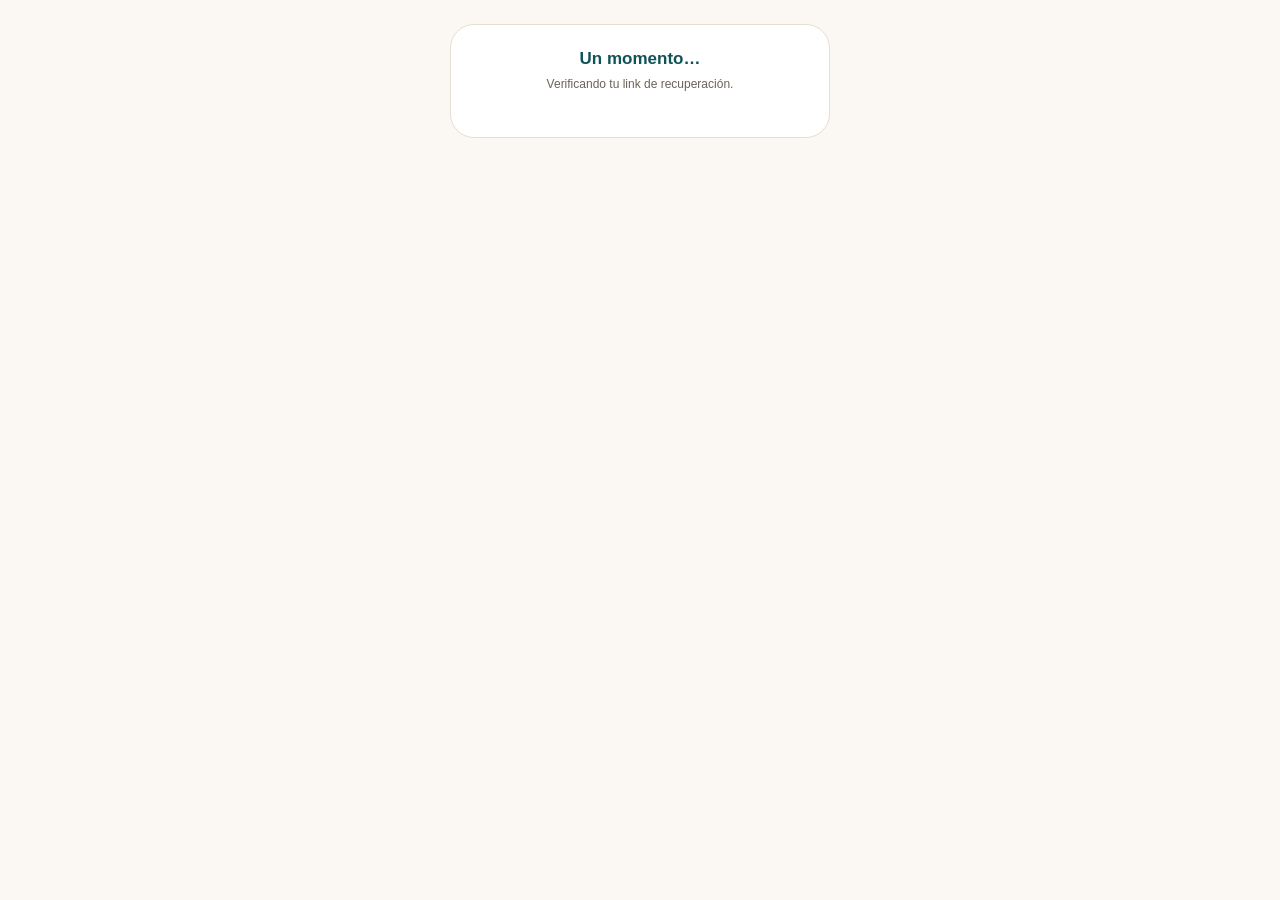
<file: reset-password.html>
<!DOCTYPE html>
<html lang="es">
<head>
<meta charset="UTF-8" />
<meta name="viewport" content="width=device-width, initial-scale=1.0" />
<title>Coach Financiero</title>
<link rel="stylesheet" href="css/styles.css" />
</head>
<body>

<div class="screen" id="root">
  <h1>Un momento…</h1>
  <p class="subtitle">Verificando tu link de recuperación.</p>
</div>

<script type="module">
  import { supabase } from "./js/supabaseClient.js";

  const root = document.getElementById("root");

  function renderForm() {
    root.innerHTML = `
      <h1>Elegí tu contraseña nueva</h1>
      <p class="subtitle">Mínimo 6 caracteres.</p>

      <div class="error-banner" id="errorBanner"></div>

      <label for="newPassword">Contraseña nueva</label>
      <input type="password" id="newPassword" placeholder="••••••••" autocomplete="new-password" style="margin-bottom:20px;" />

      <button class="btn-primary" id="saveBtn" style="width:100%;">Guardar y entrar</button>
    `;

    const errorBanner = document.getElementById("errorBanner");
    function showError(msg) {
      errorBanner.textContent = msg;
      errorBanner.classList.add("visible");
    }

    const saveBtn = document.getElementById("saveBtn");
    const newPasswordInput = document.getElementById("newPassword");

    async function submit() {
      const password = newPasswordInput.value;
      if (!password || password.length < 6) {
        showError("La contraseña necesita al menos 6 caracteres.");
        return;
      }
      saveBtn.disabled = true;
      saveBtn.textContent = "Guardando…";
      const { error } = await supabase.auth.updateUser({ password });
      if (error) {
        showError("No se pudo actualizar. Probá pedir el link de nuevo desde el login.");
        saveBtn.disabled = false;
        saveBtn.textContent = "Guardar y entrar";
        return;
      }
      window.location.href = "app.html";
    }

    saveBtn.addEventListener("click", submit);
    newPasswordInput.addEventListener("keydown", (e) => { if (e.key === "Enter") submit(); });
    newPasswordInput.focus();
  }

  function renderInvalidLink() {
    root.innerHTML = `
      <h1>Este link ya no es válido</h1>
      <p class="subtitle">Puede haber expirado, o ya se usó antes. Pedí uno nuevo desde el login.</p>
      <button class="btn-primary" style="width:100%;" onclick="window.location.href='index.html'">Volver al login</button>
    `;
  }

  // El link del correo deja a Supabase establecer una sesión de
  // recuperación automáticamente al cargar esta página. Si no hay
  // sesión, el link es inválido o ya se usó.
  supabase.auth.getSession().then(({ data }) => {
    if (data.session) renderForm();
    else renderInvalidLink();
  });
</script>

</body>
</html>
</file>
<file: css/styles.css>
:root {
  --teal: #0f5257;
  --teal-light: #e4efee;
  --gold: #c99a4a;
  --sand: #fbf8f3;
  --card: #f7f4ee;
  --border: #e5dfd3;
  --text: #2b2b2b;
  --text-secondary: #6b6357;
  --text-muted: #726a5b;
  --success-bg: #e9f5ea;
  --success-text: #3a8a4a;
  --warning-bg: #fbf1de;
  --warning-text: #b08423;
  --danger-bg: #fbe2e2;
  --danger-text: #b23b3b;
}

* { box-sizing: border-box; }

body {
  margin: 0;
  font-family: -apple-system, BlinkMacSystemFont, "Segoe UI", Roboto, sans-serif;
  background: var(--sand);
  color: var(--text);
  min-height: 100vh;
  padding: 24px;
}

.screen {
  width: 100%;
  max-width: 380px;
  margin: 0 auto;
  background: white;
  border: 1px solid var(--border);
  border-radius: 24px;
  padding: 24px;
}

.step-label {
  font-size: 12px;
  color: var(--text-muted);
  text-align: center;
  margin: 0 0 16px;
}

h1 {
  font-size: 17px;
  font-weight: 600;
  color: var(--teal);
  text-align: center;
  margin: 0 0 6px;
}

.subtitle {
  font-size: 12px;
  color: var(--text-secondary);
  text-align: center;
  margin: 0 0 20px;
  line-height: 1.5;
}

label {
  font-size: 12px;
  color: var(--text-secondary);
  display: block;
  margin-bottom: 6px;
}

input, select {
  width: 100%;
  border: 1px solid var(--border);
  border-radius: 12px;
  padding: 10px 12px;
  font-size: 14px;
  font-family: inherit;
  margin-bottom: 4px;
  outline: none;
  background: white;
}

input:focus, select:focus { border-color: var(--teal); }

.hint {
  font-size: 11px;
  color: var(--text-muted);
  margin: 0 0 14px;
}

.btn-row { display: flex; gap: 8px; margin-top: 4px; }

button {
  font-family: inherit;
  cursor: pointer;
  border: none;
}

.btn-primary {
  flex: 1;
  background: var(--teal);
  color: white;
  border-radius: 12px;
  padding: 13px;
  font-size: 14px;
  font-weight: 600;
}

.btn-primary:disabled { opacity: 0.4; cursor: not-allowed; }

.btn-back {
  background: none;
  color: var(--text-secondary);
  padding: 13px;
  font-size: 16px;
}

.btn-secondary {
  background: white;
  border: 1px solid var(--border);
  border-radius: 12px;
  padding: 10px;
  font-size: 13px;
  color: var(--text-secondary);
}

.type-grid {
  display: grid;
  grid-template-columns: 1fr 1fr 1fr;
  gap: 8px;
  margin-bottom: 16px;
}

.type-option {
  border: 1px solid var(--border);
  border-radius: 10px;
  padding: 8px;
  text-align: center;
  font-size: 11px;
  color: var(--text-secondary);
  background: white;
}

.type-option.selected {
  background: var(--teal-light);
  border-color: var(--teal);
  color: var(--teal);
  font-weight: 600;
}

.card {
  background: var(--card);
  border-radius: 12px;
  padding: 12px 14px;
  margin-bottom: 10px;
}

.card.accent { background: var(--teal-light); }
.card.success { background: var(--success-bg); }
.card.warning { background: var(--warning-bg); }

.row-between { display: flex; justify-content: space-between; align-items: center; }

.error-banner {
  background: var(--danger-bg);
  color: var(--danger-text);
  border-radius: 10px;
  padding: 10px 12px;
  font-size: 12px;
  margin-bottom: 12px;
  display: none;
}

.error-banner.visible { display: block; }

.link-btn {
  background: none;
  color: var(--teal);
  font-size: 13px;
  text-decoration: underline;
  padding: 10px 6px;
  margin: -10px -6px;
}

/* -------- app principal (post-onboarding) -------- */

.app-shell {
  width: 100%;
  max-width: 380px;
  margin: 0 auto;
  background: white;
  border: 1px solid var(--border);
  border-radius: 24px;
  overflow: hidden;
}

.app-body { padding: 20px 20px 0; min-height: 420px; }

.top-bar {
  display: flex;
  justify-content: space-between;
  align-items: center;
  margin-bottom: 18px;
}

.top-bar .name { font-weight: 600; font-size: 16px; color: var(--teal); margin: 0; }
.top-bar .date { font-size: 12px; color: var(--text-muted); margin: 0; }

.avatar {
  width: 36px; height: 36px; border-radius: 50%;
  background: var(--teal-light);
  display: flex; align-items: center; justify-content: center;
  font-size: 15px;
}

.score-grid {
  display: grid;
  grid-template-columns: 1fr 1fr;
  gap: 10px;
  margin-bottom: 12px;
}

.score-box { background: var(--card); border-radius: 12px; padding: 12px; }
.score-box .label { font-size: 11px; color: var(--text-secondary); margin: 0 0 4px; }
.score-box .value { font-size: 20px; font-weight: 600; margin: 0; color: var(--text-muted); }

.progress-bar {
  height: 6px; background: var(--border); border-radius: 4px; overflow: hidden; margin-top: 6px;
}
.progress-fill { height: 100%; background: var(--gold); }

.badge {
  font-size: 10px; border-radius: 10px; padding: 2px 8px;
}
.badge.critical { background: var(--danger-bg); color: var(--danger-text); }
.badge.important { background: var(--warning-bg); color: var(--warning-text); }
.badge.optional { background: var(--card); color: var(--text-secondary); }

.bottom-nav {
  display: flex;
  border-top: 1px solid #efeae0;
  margin-top: 16px;
}

.nav-item {
  flex: 1;
  background: none;
  padding: 10px 0;
  display: flex;
  flex-direction: column;
  align-items: center;
  gap: 2px;
  font-size: 10px;
  color: var(--text-muted);
}

.nav-item.active { color: var(--teal); }
.nav-item .icon { font-size: 17px; }

.card .actions { display: flex; gap: 8px; }
.card .actions button {
  background: none; color: var(--text-muted); font-size: 12px; padding: 2px;
}
.card .actions button:hover { color: var(--teal); }

.fab {
  width: 100%;
  background: var(--teal);
  color: white;
  border-radius: 12px;
  padding: 13px;
  font-size: 14px;
  font-weight: 600;
  margin: 16px 0;
}

.modal-overlay {
  position: fixed; inset: 0;
  background: rgba(15, 82, 87, 0.25);
  display: none;
  justify-content: center;
  overflow-y: auto;
  padding: 24px;
  z-index: 10;
}
.modal-overlay.visible { display: flex; }

.modal-box {
  width: 100%; max-width: 380px;
  margin: auto 0;
  background: white; border-radius: 24px; padding: 20px;
}

.cat-grid {
  display: grid;
  grid-template-columns: repeat(4, 1fr);
  gap: 8px;
  margin-bottom: 16px;
}

.cat-option {
  border: 1px solid var(--border);
  border-radius: 10px;
  padding: 8px 4px;
  text-align: center;
  font-size: 10px;
  color: var(--text-secondary);
  background: white;
}
.cat-option.selected { background: var(--teal-light); border-color: var(--teal); color: var(--teal); }

.empty-state {
  text-align: center;
  padding: 40px 8px;
}
.empty-state .icon-circle {
  width: 56px; height: 56px; border-radius: 50%;
  background: var(--teal-light);
  display: flex; align-items: center; justify-content: center;
  margin: 0 auto 14px; font-size: 24px;
}
</file>
